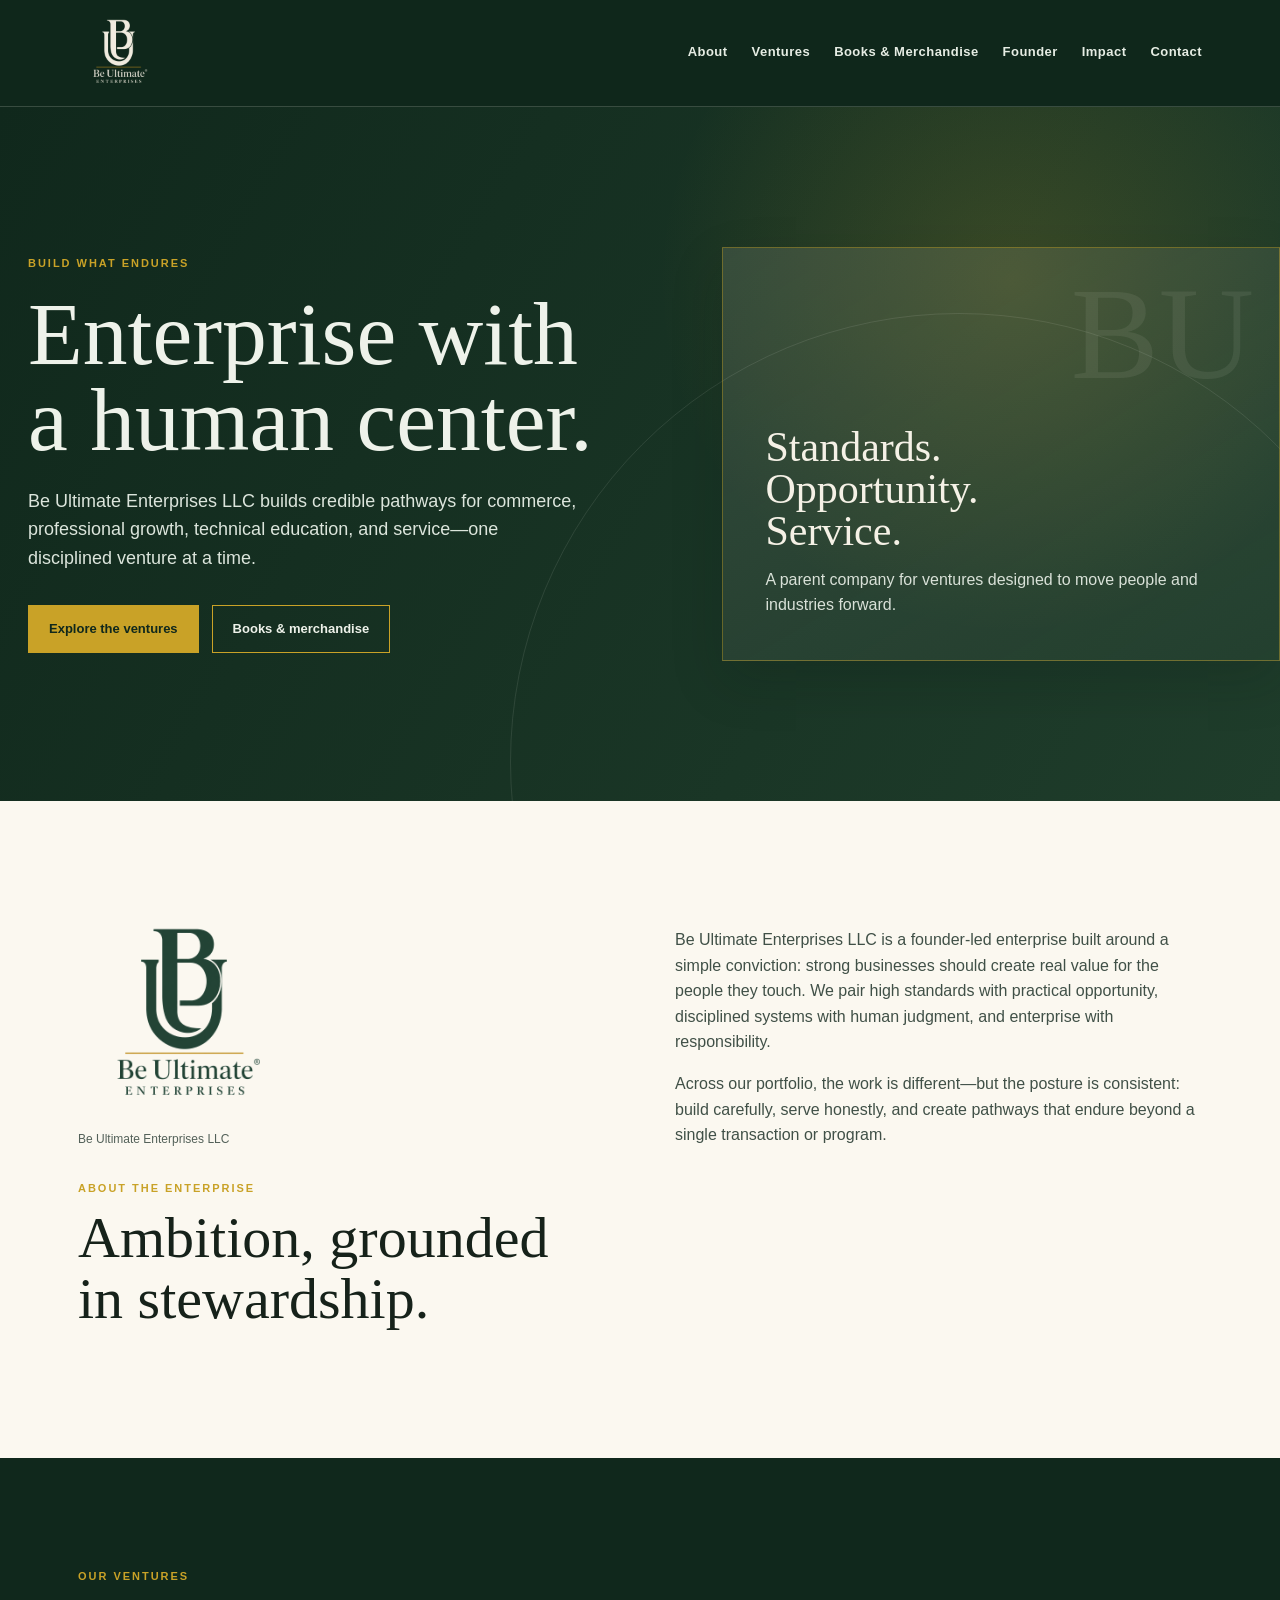
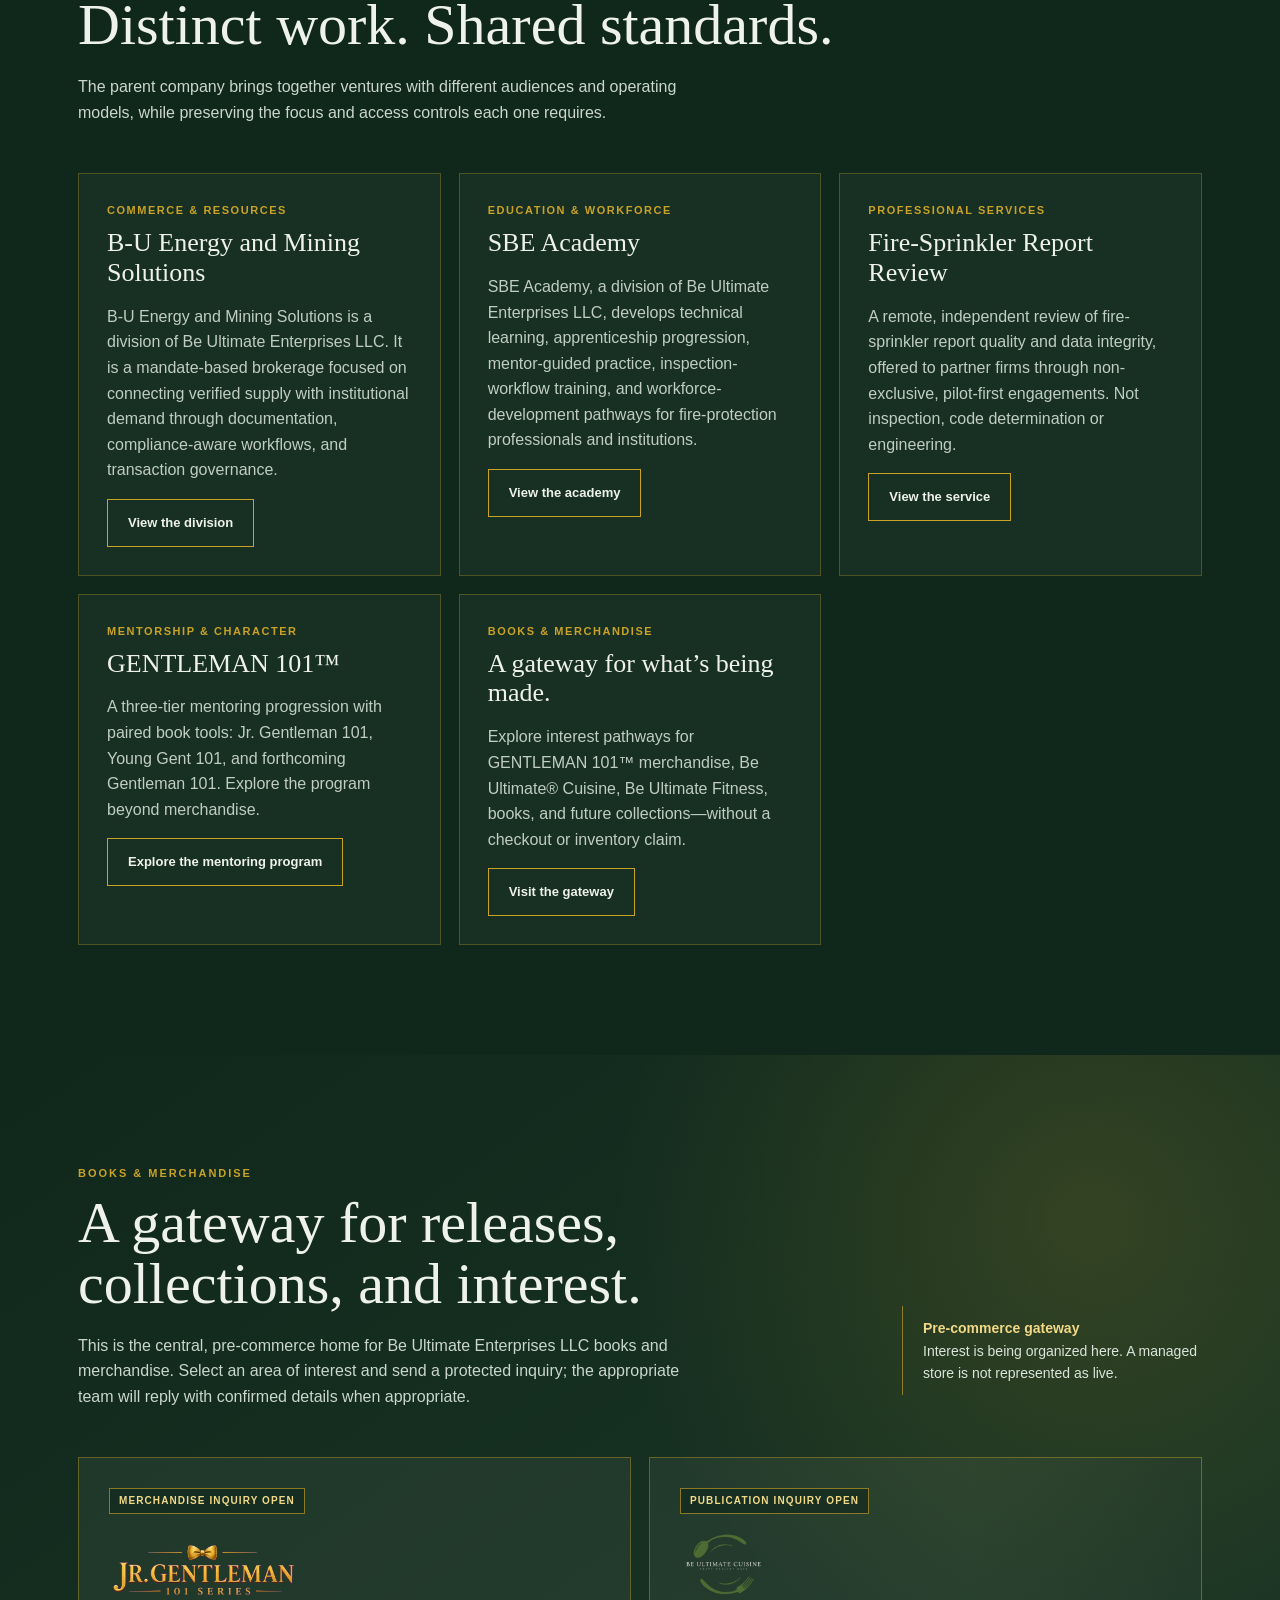
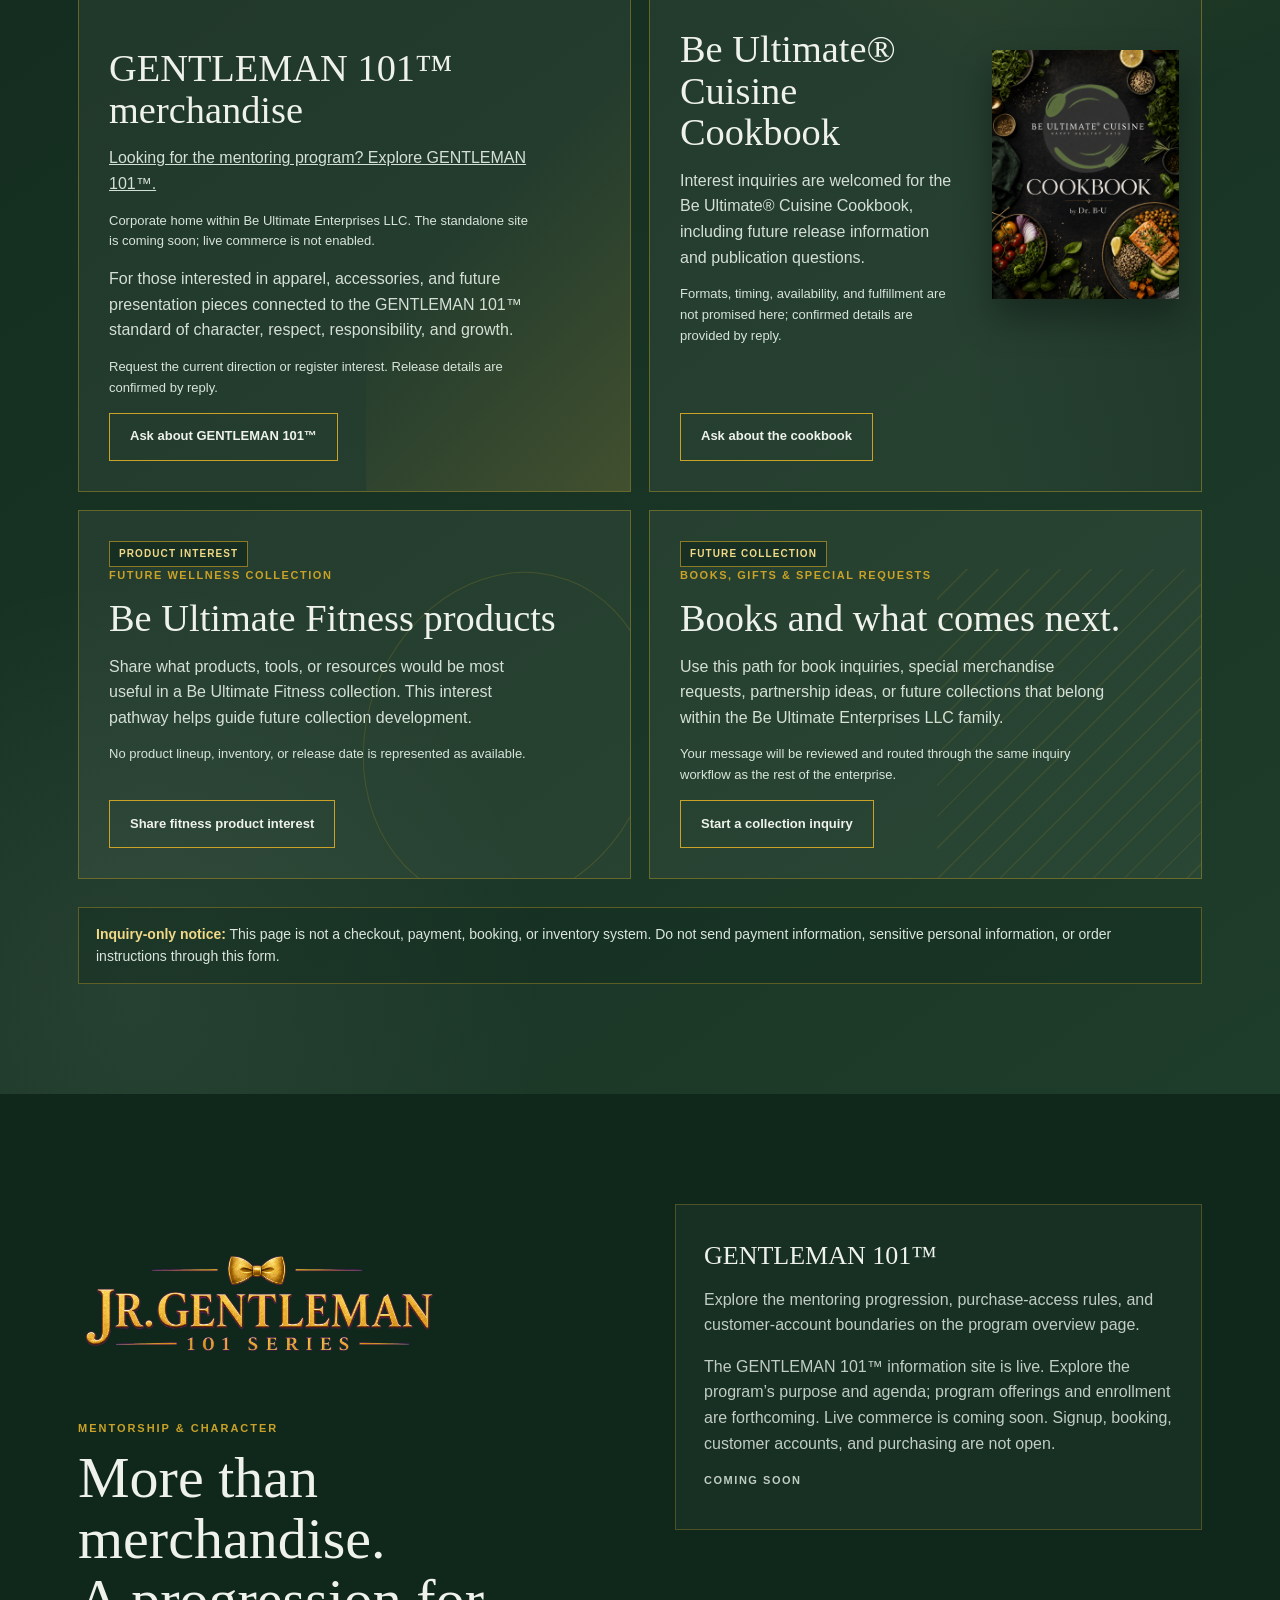
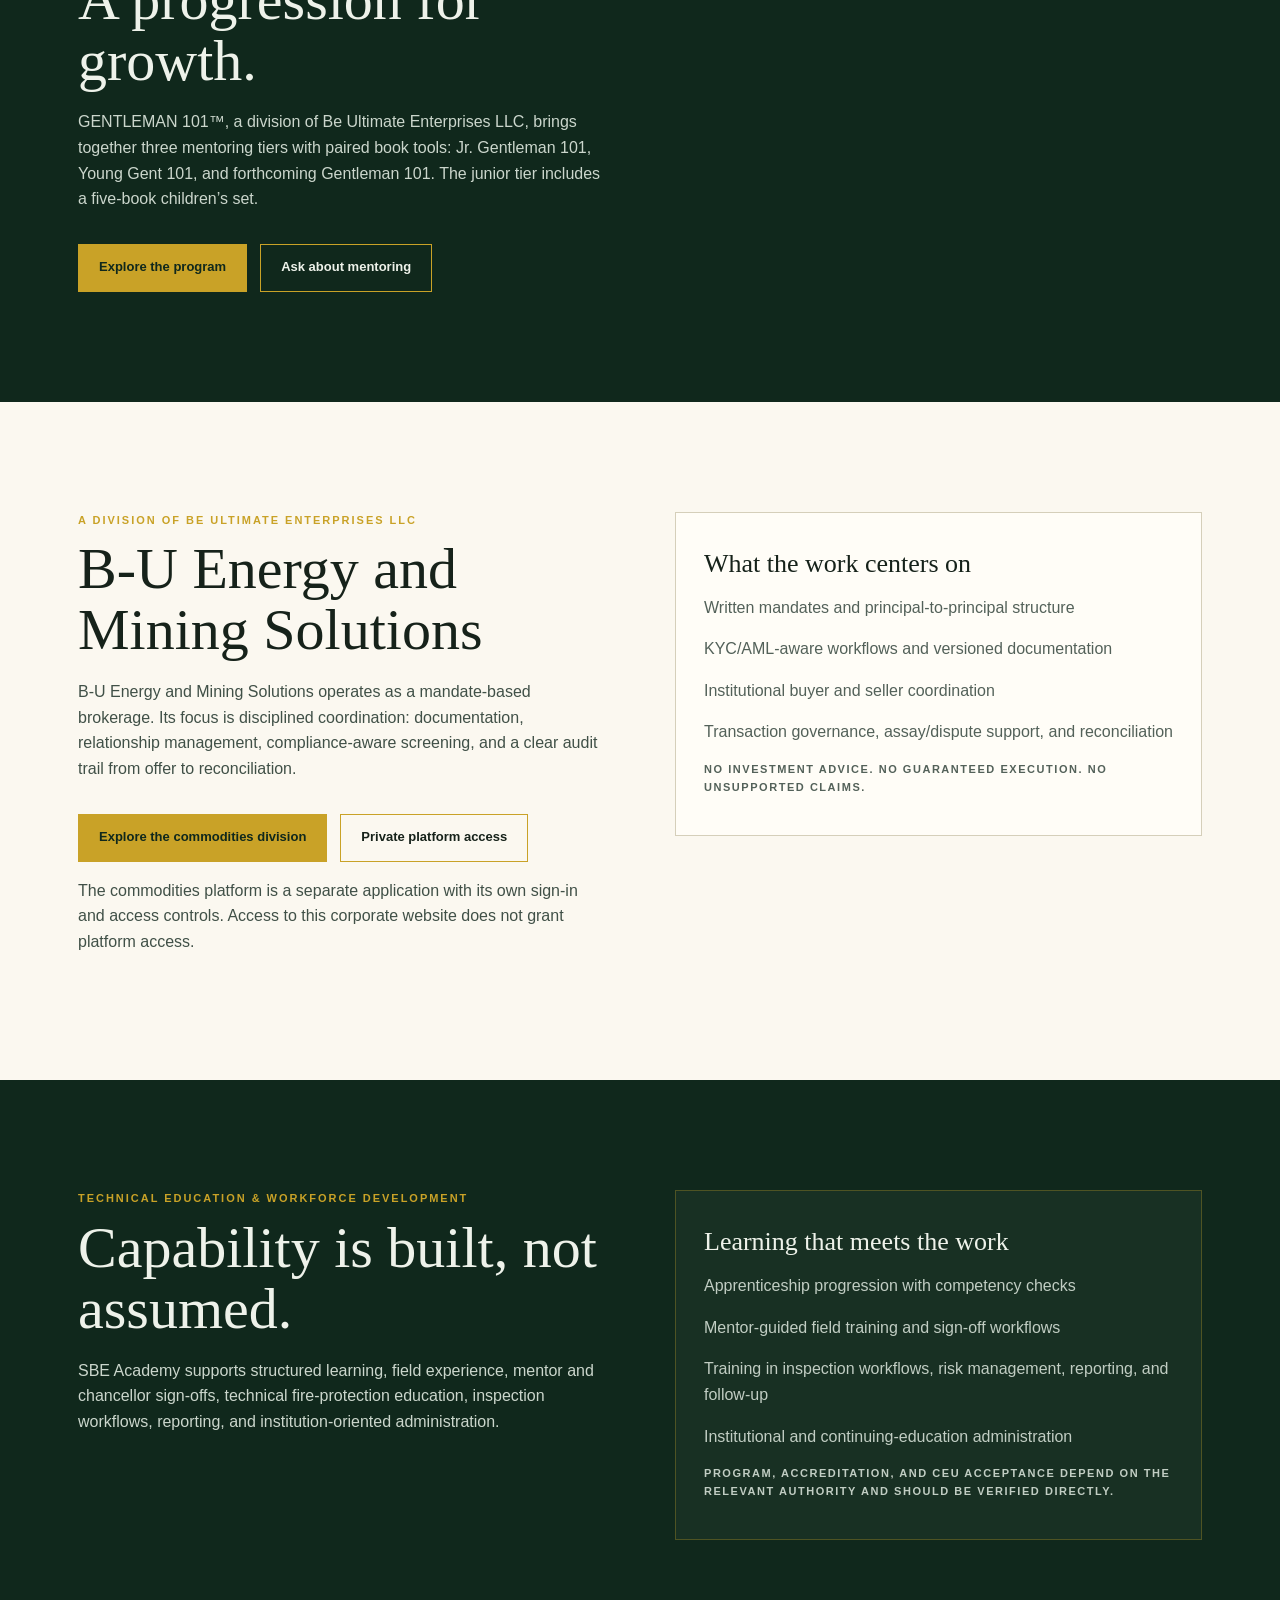
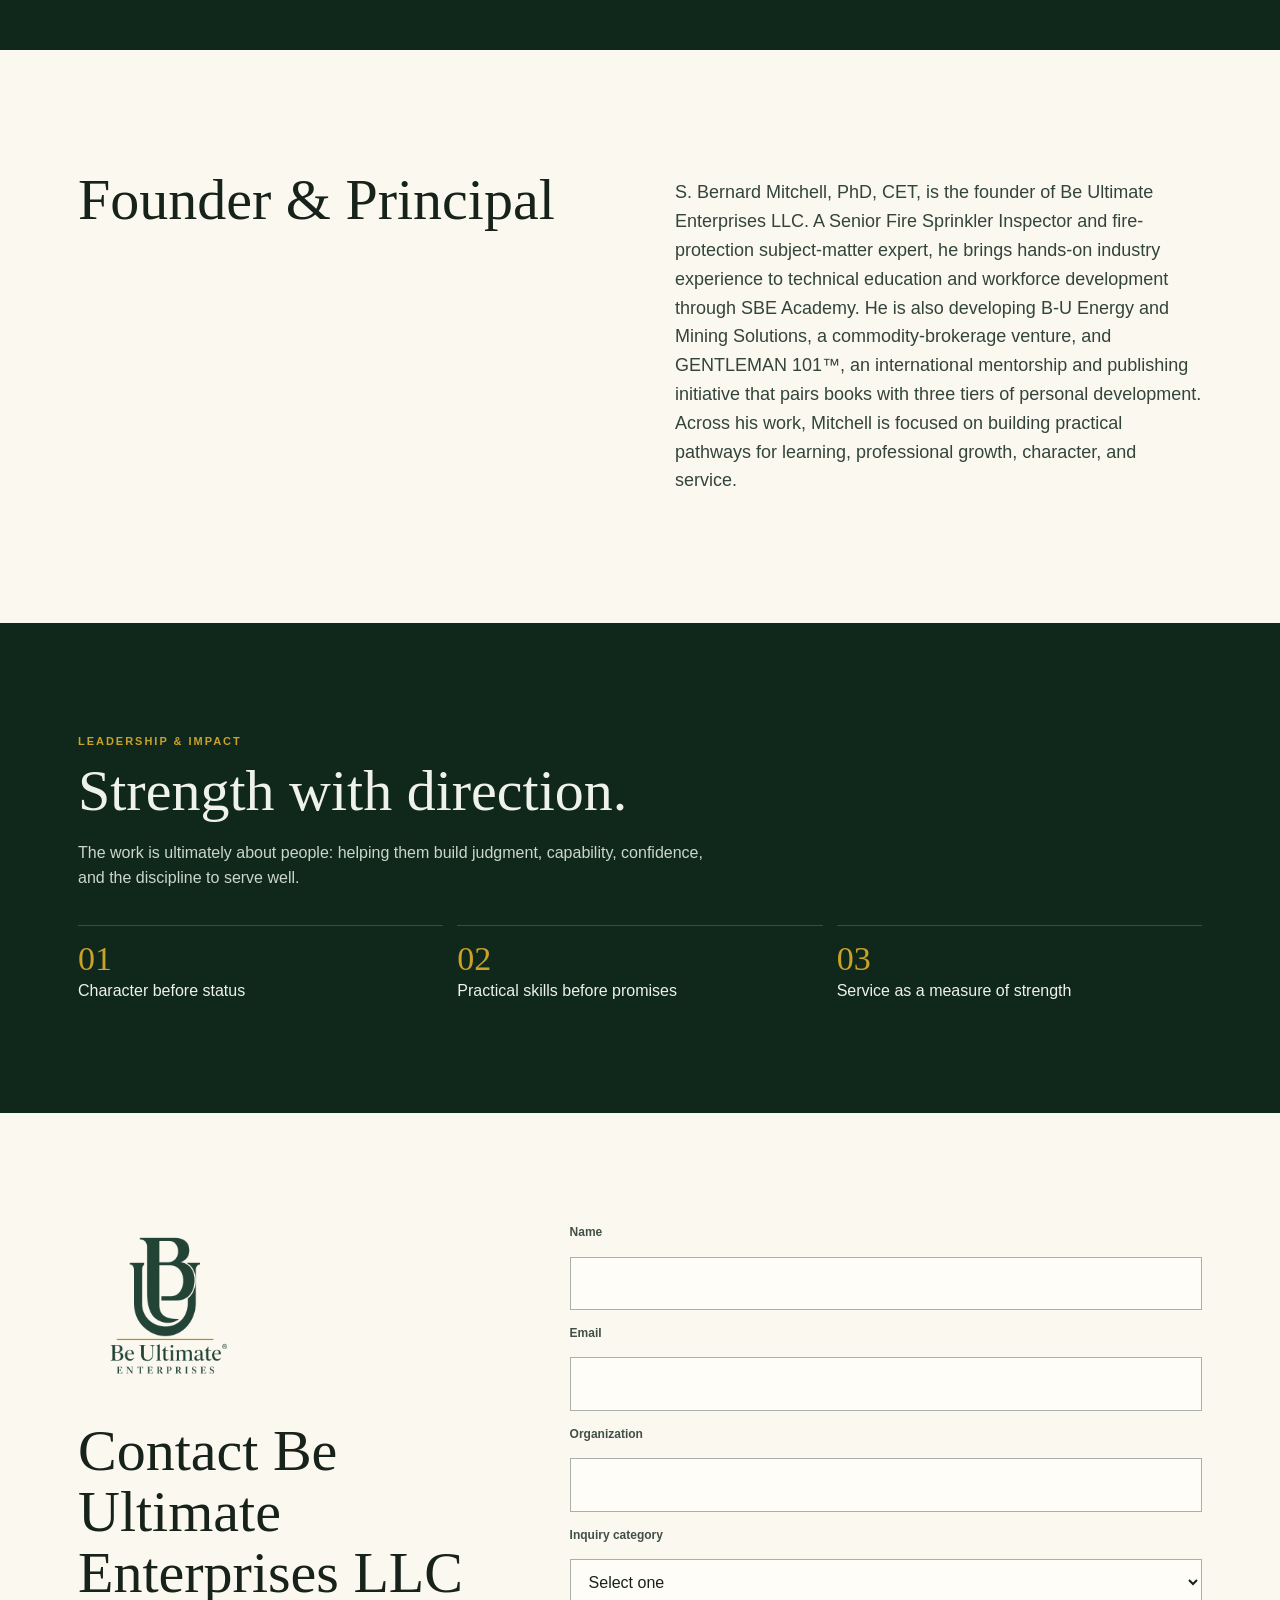
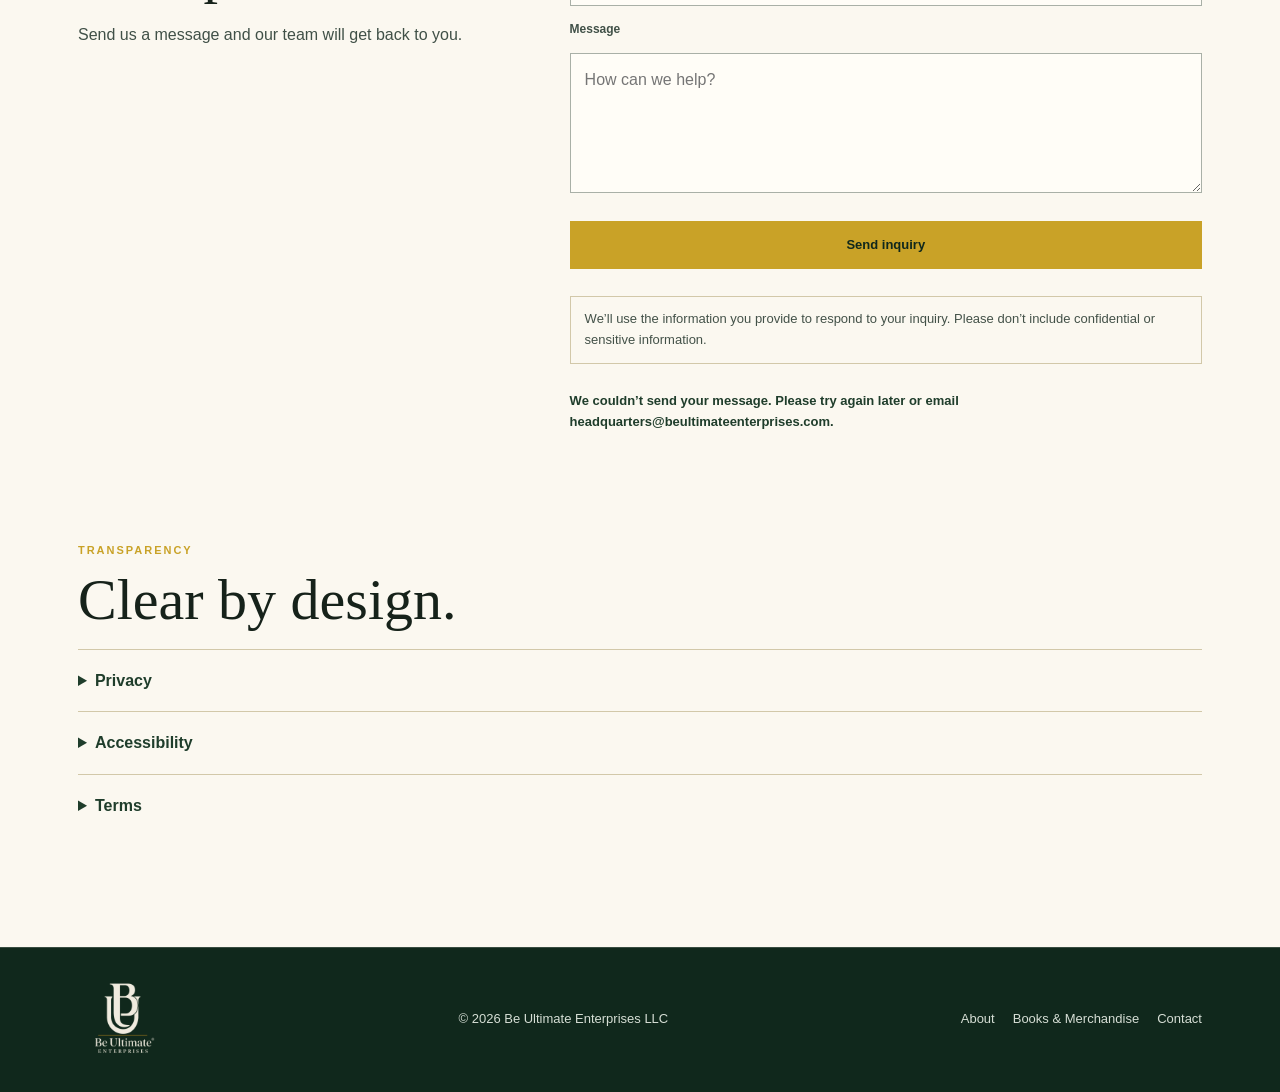
<file: index.html>
<!doctype html>
<html lang="en">
<head>
<meta charset="utf-8"><meta name="viewport" content="width=device-width,initial-scale=1">
<title>Be Ultimate Enterprises LLC | Education, Services & Ventures</title>
<meta name="description" content="Be Ultimate Enterprises LLC is a founder-led parent company spanning fire-protection learning and report review, mandate-based energy and mining brokerage, GENTLEMAN 101™ mentorship, and books and merchandise interest pathways.">
<link rel="canonical" href="https://beultimateenterprises.com/">
<meta property="og:title" content="Be Ultimate Enterprises LLC | Education, Services &amp; Ventures"><meta property="og:description" content="Be Ultimate Enterprises LLC is a founder-led parent company spanning fire-protection learning and report review, mandate-based energy and mining brokerage, GENTLEMAN 101™ mentorship, and books and merchandise interest pathways.">
<link rel="icon" href="data:image/svg+xml,%3Csvg xmlns='http://www.w3.org/2000/svg' viewBox='0 0 100 100'%3E%3Crect width='100' height='100' fill='%231F3D2B'/%3E%3Ctext x='50' y='64' text-anchor='middle' fill='%23F5F1E6' font-size='52' font-family='serif'%3EB%3C/text%3E%3C/svg%3E">
<style>
:root{--evergreen:#1f3d2b;--evergreen-deep:#10281c;--evergreen-ink:#173425;--gold:#c9a227;--ivory:#f5f1e6;--paper:#fbf8f0;--ink:#16221a;--text:#eef2ea;--line:rgba(201,162,39,.30);--max:1180px;--shadow:0 20px 48px rgba(9,22,15,.17)}*{box-sizing:border-box}html{scroll-behavior:smooth}body{margin:0;background:var(--evergreen-deep);color:var(--text);font:16px/1.6 Arial,sans-serif}a{color:inherit;text-decoration:none}button,input,select,textarea{font:inherit}button{cursor:pointer}.skip{position:absolute;left:-9999px}.skip:focus{left:16px;top:16px;z-index:20;background:var(--gold);color:var(--ink);padding:10px 14px;font-weight:700}.wrap{max-width:var(--max);margin:auto;padding:0 28px}.nav-shell{position:sticky;top:0;z-index:10;background:rgba(16,40,28,.97);backdrop-filter:blur(12px);border-bottom:1px solid rgba(245,241,230,.18)}.nav{height:106px;display:flex;align-items:center;justify-content:space-between}.brand{display:inline-flex;align-items:center;flex:0 0 auto}.brand-logo{display:block;width:80px;height:80px;object-fit:contain}.navlinks{display:flex;gap:24px;color:#e6ede4;font-size:13px;font-weight:700;letter-spacing:.035em}.navlinks a{padding:7px 0;border-bottom:1px solid transparent}.navlinks a:hover,.navlinks a:focus{border-color:var(--gold);color:var(--ivory)}.menu{display:none;background:none;border:1px solid rgba(245,241,230,.35);color:var(--ivory);padding:8px 11px}.hero{min-height:694px;display:grid;grid-template-columns:1.08fr .92fr;align-items:center;gap:68px;background:radial-gradient(circle at 79% 25%,rgba(201,162,39,.18),transparent 31%),linear-gradient(120deg,var(--evergreen-deep),var(--evergreen));position:relative;overflow:hidden}.hero:after{content:'';position:absolute;right:-10vw;bottom:-32vw;width:70vw;height:70vw;border:1px solid rgba(245,241,230,.10);border-radius:50%;pointer-events:none}.hero-copy,.hero-card{position:relative;z-index:1}.eyebrow{color:var(--gold);letter-spacing:.18em;text-transform:uppercase;font-size:11px;font-weight:700}.hero h1{font:clamp(52px,7vw,92px)/.96 Georgia,serif;font-weight:400;margin:18px 0 24px;max-width:700px}.hero p{max-width:550px;color:#dce5dc;font-size:18px}.actions{display:flex;gap:13px;margin-top:32px;flex-wrap:wrap}.btn{display:inline-flex;align-items:center;justify-content:center;min-height:48px;padding:0 20px;border:1px solid var(--gold);color:inherit;background:transparent;font-weight:700;font-size:13px;transition:transform .16s ease,background-color .16s ease,color .16s ease}.btn.primary{background:var(--gold);color:var(--evergreen-deep)}.btn:hover,.btn:focus{transform:translateY(-2px);background:rgba(201,162,39,.14)}.btn.primary:hover,.btn.primary:focus{background:#dfbd4d}.hero-card{min-height:414px;border:1px solid rgba(201,162,39,.42);background:linear-gradient(150deg,rgba(245,241,230,.12),rgba(245,241,230,.025));padding:42px;display:flex;flex-direction:column;justify-content:flex-end;box-shadow:var(--shadow)}.hero-card:before{content:'BU';position:absolute;top:20px;right:25px;font:132px/1 Georgia,serif;color:rgba(245,241,230,.08)}.hero-card strong{font:42px/1 Georgia,serif;color:var(--ivory);font-weight:400}.hero-card span{color:#d9e1d8;margin-top:15px}.section{padding:110px 0}.section.light{background:var(--paper);color:var(--ink)}.section h2{font:clamp(36px,5vw,58px)/1.05 Georgia,serif;font-weight:400;margin:10px 0 18px}.intro{max-width:640px;color:#cbd6cc}.light .intro{color:#405047}.grid{display:grid;grid-template-columns:repeat(3,1fr);gap:18px;margin-top:48px}.card{border:1px solid var(--line);padding:28px;background:rgba(245,241,230,.035);min-height:230px}.light .card{border-color:#d5cfba;background:#fffdf7}.card h3{font:26px/1.15 Georgia,serif;font-weight:400;margin:8px 0 14px}.card p{color:#c1cdc3}.light .card p{color:#536159}.tag{color:var(--gold);font-size:11px;letter-spacing:.14em;text-transform:uppercase;font-weight:700}.split{display:grid;grid-template-columns:1fr 1fr;gap:70px;align-items:start}.quote{border-left:2px solid var(--gold);padding:10px 0 10px 26px;font:28px/1.25 Georgia,serif;color:var(--evergreen)}.bio{font-size:18px;color:#33443a}.bio strong{color:var(--evergreen)}.statrow{display:grid;grid-template-columns:repeat(3,1fr);gap:14px;margin-top:34px}.stat{border-top:1px solid var(--line);padding-top:14px}.stat b{display:block;color:var(--gold);font:34px Georgia,serif}.identity-lockup{margin:0 0 32px;padding:0;max-width:210px}.identity-lockup img{display:block;width:100%;height:auto;object-fit:contain}.identity-lockup figcaption{margin-top:10px;color:#536159;font-size:12px;line-height:1.45}.identity-lockup--contact{max-width:172px;margin-bottom:26px}.contact{display:grid;grid-template-columns:.8fr 1.2fr;gap:70px}.form{display:grid;gap:14px}.form label{font-size:12px;color:#405047;font-weight:700}.form input,.form select,.form textarea{width:100%;background:#fffdf7;border:1px solid #a9b0a7;color:var(--ink);padding:13px 14px;border-radius:0}.form textarea{min-height:140px;resize:vertical}.form .hp{position:absolute;left:-10000px;width:1px;height:1px;overflow:hidden}.notice{padding:12px 14px;border:1px solid #d2c8a9;color:#435148;font-size:13px}.status{min-height:22px;color:var(--evergreen);font-size:13px;font-weight:700}.legal{padding-top:0}.legal details{border-top:1px solid #d2c8a9;padding:18px 0}.legal summary{cursor:pointer;color:var(--evergreen);font-weight:700}.footer{background:var(--evergreen-deep);border-top:1px solid rgba(245,241,230,.18);padding:28px 0;color:#d6ded5;font-size:13px}.footgrid{display:flex;align-items:center;justify-content:space-between;gap:24px;flex-wrap:wrap}.footer-logo{display:block;width:88px;height:88px;object-fit:contain}.smalllinks{display:flex;gap:18px}.smalllinks a:hover,.smalllinks a:focus{color:var(--gold)}:focus-visible{outline:2px solid var(--gold);outline-offset:3px}@media(max-width:820px){.wrap{padding:0 20px}.nav{height:90px}.brand-logo{width:66px;height:66px}.navlinks{display:none}.menu{display:block}.navlinks.open{display:flex;position:absolute;top:90px;left:0;right:0;padding:18px 28px;background:var(--evergreen-deep);flex-direction:column;border-bottom:1px solid rgba(245,241,230,.18)}.hero{grid-template-columns:1fr;padding:82px 0;min-height:auto;gap:36px}.hero-card{min-height:280px;padding:30px}.hero-card strong{font-size:35px}.grid,.split,.contact{grid-template-columns:1fr}.section{padding:76px 0}.statrow{grid-template-columns:1fr}.identity-lockup{max-width:180px}.footer-logo{width:72px;height:72px}}@media(prefers-reduced-motion:reduce){html{scroll-behavior:auto}*,*:before,*:after{transition:none!important;animation:none!important}}

/* Books & Merchandise gateway */
.gateway{background:linear-gradient(145deg,#10281c,#1f3d2b);position:relative;overflow:hidden}.gateway:before{content:'';position:absolute;inset:0;background:radial-gradient(circle at 85% 10%,rgba(201,162,39,.17),transparent 26%),radial-gradient(circle at 10% 94%,rgba(245,241,230,.06),transparent 22%);pointer-events:none}.gateway .wrap{position:relative}.gateway-head{display:grid;grid-template-columns:1fr 300px;gap:42px;align-items:end}.gateway-head .intro{margin:0}.gateway-note{border-left:1px solid rgba(201,162,39,.65);padding:11px 0 11px 20px;color:#dbe5db;font-size:14px}.gateway-note strong{color:#f1d987}.merch-grid{display:grid;grid-template-columns:repeat(2,1fr);gap:18px;margin-top:48px}.merch-card{position:relative;display:flex;min-height:368px;overflow:hidden;border:1px solid rgba(201,162,39,.40);background:rgba(245,241,230,.055)}.merch-card__body{position:relative;z-index:1;display:flex;flex:1;flex-direction:column;padding:30px}.merch-card h3{font:clamp(28px,3vw,40px)/1.08 Georgia,serif;font-weight:400;margin:14px 0}.merch-card p{color:#d5e0d5;margin:0 0 14px;max-width:430px}.merch-card .btn{align-self:flex-start;margin-top:auto}.merch-status{display:inline-flex;align-items:center;align-self:flex-start;min-height:26px;border:1px solid rgba(201,162,39,.65);padding:3px 9px;color:#f1d987;background:rgba(16,40,28,.62);font-size:10px;font-weight:700;letter-spacing:.11em;text-transform:uppercase}.merch-logo{display:block;object-fit:contain;object-position:left center;width:100%;height:106px;margin:8px 0 6px}.merch-logo--cuisine{height:87px;max-width:230px}.merch-foot{font-size:13px!important;color:#d8e4d9!important}.merch-card--cookbook{min-height:450px}.merch-card--cookbook .merch-card__body{padding-right:44%}.cookbook-art{position:absolute;right:0;top:0;bottom:0;width:42%;display:flex;align-items:center;justify-content:center;padding:22px;background:linear-gradient(90deg,transparent,rgba(16,40,28,.32))}.cookbook-art img{display:block;width:100%;height:100%;max-height:405px;object-fit:contain;filter:drop-shadow(0 18px 18px rgba(0,0,0,.32))}.merch-accent{position:absolute;right:-4%;bottom:-8%;width:52%;height:92%;opacity:.22;pointer-events:none}.merch-accent--gold{background:linear-gradient(135deg,transparent 42%,rgba(201,162,39,.9))}.merch-accent--rings{border:1px solid rgba(201,162,39,.85);border-radius:50%;transform:rotate(20deg)}.merch-accent--lines{background:repeating-linear-gradient(135deg,transparent 0 20px,rgba(201,162,39,.5) 21px 22px)}.gateway-guardrail{margin:28px 0 0;padding:15px 17px;border:1px solid rgba(201,162,39,.38);background:rgba(16,40,28,.36);color:#dce6dd;font-size:14px}.gateway-guardrail strong{color:#f1d987}
@media(max-width:980px){.navlinks{gap:14px;font-size:12px}}@media(max-width:760px){.gateway-head,.merch-grid{grid-template-columns:1fr}.gateway-head{gap:26px}.gateway-note{max-width:none}.merch-card{min-height:338px}.merch-card--cookbook{min-height:512px}.merch-card--cookbook .merch-card__body{padding:30px 30px 250px}.cookbook-art{top:auto;width:100%;height:250px;padding:12px 48px 18px}.cookbook-art img{max-height:220px}.merch-logo{height:94px}.merch-accent{opacity:.14}}

</style>
</head>
<body>
<a class="skip" href="#main">Skip to content</a>
<header class="nav-shell"><div class="wrap nav"><a class="brand" href="#home" aria-label="Be Ultimate Enterprises LLC home"><img class="brand-logo" src="assets/be-ultimate-enterprises-light.png" alt="Be Ultimate Enterprises LLC official logo"></a><button class="menu" aria-expanded="false" aria-controls="navlinks">Menu</button><nav id="navlinks" class="navlinks" aria-label="Primary navigation"><a href="#about">About</a><a href="#ventures">Ventures</a><a href="#books-merchandise">Books &amp; Merchandise</a><a href="#founder">Founder</a><a href="#impact">Impact</a><a href="#contact">Contact</a></nav></div></header>
<main id="main">
<section id="home" class="hero"><div class="wrap hero-copy"><div class="eyebrow">Build what endures</div><h1>Enterprise with a human center.</h1><p>Be Ultimate Enterprises LLC builds credible pathways for commerce, professional growth, technical education, and service—one disciplined venture at a time.</p><div class="actions"><a class="btn primary" href="#ventures">Explore the ventures</a><a class="btn" href="#books-merchandise">Books &amp; merchandise</a></div></div><div class="hero-card"><strong>Standards.<br>Opportunity.<br>Service.</strong><span>A parent company for ventures designed to move people and industries forward.</span></div></section>
<section id="about" class="section light"><div class="wrap split"><div><figure class="identity-lockup"><img src="assets/be-ultimate-enterprises-dark.png" alt="Be Ultimate Enterprises LLC official logo"><figcaption>Be Ultimate Enterprises LLC</figcaption></figure><div class="eyebrow">About the enterprise</div><h2>Ambition, grounded in stewardship.</h2></div><div class="intro"><p>Be Ultimate Enterprises LLC is a founder-led enterprise built around a simple conviction: strong businesses should create real value for the people they touch. We pair high standards with practical opportunity, disciplined systems with human judgment, and enterprise with responsibility.</p><p>Across our portfolio, the work is different—but the posture is consistent: build carefully, serve honestly, and create pathways that endure beyond a single transaction or program.</p></div></div></section>
<section id="ventures" class="section"><div class="wrap"><div class="eyebrow">Our ventures</div><h2>Distinct work. Shared standards.</h2><p class="intro">The parent company brings together ventures with different audiences and operating models, while preserving the focus and access controls each one requires.</p><div class="grid"><article class="card"><div class="tag">Commerce & resources</div><h3>B-U Energy and Mining Solutions</h3><p>B-U Energy and Mining Solutions is a division of Be Ultimate Enterprises LLC. It is a mandate-based brokerage focused on connecting verified supply with institutional demand through documentation, compliance-aware workflows, and transaction governance.</p><a class="btn" href="energy-mining/">View the division</a></article><article class="card"><div class="tag">Education & workforce</div><h3>SBE Academy</h3><p>SBE Academy, a division of Be Ultimate Enterprises LLC, develops technical learning, apprenticeship progression, mentor-guided practice, inspection-workflow training, and workforce-development pathways for fire-protection professionals and institutions.</p><a class="btn" href="sbe-academy/">View the academy</a></article><article class="card"><div class="tag">Professional services</div><h3>Fire-Sprinkler Report Review</h3><p>A remote, independent review of fire-sprinkler report quality and data integrity, offered to partner firms through non-exclusive, pilot-first engagements. Not inspection, code determination or engineering.</p><a class="btn" href="report-review/">View the service</a></article><article class="card"><div class="tag">Mentorship &amp; character</div><h3>GENTLEMAN 101™</h3><p>A three-tier mentoring progression with paired book tools: Jr. Gentleman 101, Young Gent 101, and forthcoming Gentleman 101. Explore the program beyond merchandise.</p><a class="btn" href="gentleman101/">Explore the mentoring program</a></article><article class="card"><div class="tag">Books &amp; merchandise</div><h3>A gateway for what’s being made.</h3><p>Explore interest pathways for GENTLEMAN 101™ merchandise, Be Ultimate® Cuisine, Be Ultimate Fitness, books, and future collections—without a checkout or inventory claim.</p><a class="btn" href="#books-merchandise">Visit the gateway</a></article></div></div></section>
<section id="books-merchandise" class="section gateway" aria-labelledby="books-merchandise-heading"><div class="wrap"><div class="gateway-head"><div><div class="eyebrow">Books &amp; Merchandise</div><h2 id="books-merchandise-heading">A gateway for releases, collections, and interest.</h2><p class="intro">This is the central, pre-commerce home for Be Ultimate Enterprises LLC books and merchandise. Select an area of interest and send a protected inquiry; the appropriate team will reply with confirmed details when appropriate.</p></div><p class="gateway-note"><strong>Pre-commerce gateway</strong><br>Interest is being organized here. A managed store is not represented as live.</p></div><div class="merch-grid"><article class="merch-card"><div class="merch-accent merch-accent--gold" aria-hidden="true"></div><div class="merch-card__body"><span class="merch-status">Merchandise inquiry open</span><img class="merch-logo" src="assets/gentleman-101-official-logo.png" alt="GENTLEMAN 101™ official logo"><h3>GENTLEMAN 101™ merchandise</h3><p><a href="gentleman101/" style="text-decoration:underline">Looking for the mentoring program? Explore GENTLEMAN 101™.</a></p><p class="merch-foot">Corporate home within Be Ultimate Enterprises LLC. The standalone site is coming soon; live commerce is not enabled.</p><p>For those interested in apparel, accessories, and future presentation pieces connected to the GENTLEMAN 101™ standard of character, respect, responsibility, and growth.</p><p class="merch-foot">Request the current direction or register interest. Release details are confirmed by reply.</p><a class="btn" href="#contact" data-inquiry-category="Books &amp; Merchandise">Ask about GENTLEMAN 101™</a></div></article><article class="merch-card merch-card--cookbook"><div class="merch-card__body"><span class="merch-status">Publication inquiry open</span><img class="merch-logo merch-logo--cuisine" src="assets/be-ultimate-cuisine-official-logo.png" alt="Be Ultimate® Cuisine official logo"><h3>Be Ultimate® Cuisine Cookbook</h3><p>Interest inquiries are welcomed for the Be Ultimate® Cuisine Cookbook, including future release information and publication questions.</p><p class="merch-foot">Formats, timing, availability, and fulfillment are not promised here; confirmed details are provided by reply.</p><a class="btn" href="#contact" data-inquiry-category="Books &amp; Merchandise">Ask about the cookbook</a></div><div class="cookbook-art"><img src="assets/be-ultimate-cuisine-cookbook-cover.png" alt="Be Ultimate® Cuisine Cookbook cover by Dr. B-U"></div></article><article class="merch-card"><div class="merch-accent merch-accent--rings" aria-hidden="true"></div><div class="merch-card__body"><span class="merch-status">Product interest</span><div class="tag">Future wellness collection</div><h3>Be Ultimate Fitness products</h3><p>Share what products, tools, or resources would be most useful in a Be Ultimate Fitness collection. This interest pathway helps guide future collection development.</p><p class="merch-foot">No product lineup, inventory, or release date is represented as available.</p><a class="btn" href="#contact" data-inquiry-category="Books &amp; Merchandise">Share fitness product interest</a></div></article><article class="merch-card"><div class="merch-accent merch-accent--lines" aria-hidden="true"></div><div class="merch-card__body"><span class="merch-status">Future collection</span><div class="tag">Books, gifts &amp; special requests</div><h3>Books and what comes next.</h3><p>Use this path for book inquiries, special merchandise requests, partnership ideas, or future collections that belong within the Be Ultimate Enterprises LLC family.</p><p class="merch-foot">Your message will be reviewed and routed through the same inquiry workflow as the rest of the enterprise.</p><a class="btn" href="#contact" data-inquiry-category="Books &amp; Merchandise">Start a collection inquiry</a></div></article></div><p class="gateway-guardrail"><strong>Inquiry-only notice:</strong> This page is not a checkout, payment, booking, or inventory system. Do not send payment information, sensitive personal information, or order instructions through this form.</p></div></section>
<section id="gentleman101" class="section" aria-labelledby="g101-heading"><div class="wrap split"><div><img class="merch-logo" style="max-width:360px;height:auto" src="assets/gentleman-101-official-logo.png" alt="GENTLEMAN 101™ official logo"><div class="eyebrow">Mentorship &amp; character</div><h2 id="g101-heading">More than merchandise.<br>A progression for growth.</h2><p class="intro">GENTLEMAN 101™, a division of Be Ultimate Enterprises LLC, brings together three mentoring tiers with paired book tools: Jr. Gentleman 101, Young Gent 101, and forthcoming Gentleman 101. The junior tier includes a five-book children’s set.</p><div class="actions"><a class="btn primary" href="gentleman101/">Explore the program</a><a class="btn" href="#contact" data-inquiry-category="Mentorship &amp; Youth Development">Ask about mentoring</a></div></div><div class="card"><h3>GENTLEMAN 101™</h3><p>Explore the mentoring progression, purchase-access rules, and customer-account boundaries on the program overview page.</p><p>The GENTLEMAN 101™ information site is live. Explore the program’s purpose and agenda; program offerings and enrollment are forthcoming. Live commerce is coming soon. Signup, booking, customer accounts, and purchasing are not open.</p><p class="tag">Coming soon</p></div></div></section>
<section id="energy" class="section light"><div class="wrap split"><div><div class="eyebrow">A division of Be Ultimate Enterprises LLC</div><h2>B-U Energy and Mining Solutions</h2><p class="intro">B-U Energy and Mining Solutions operates as a mandate-based brokerage. Its focus is disciplined coordination: documentation, relationship management, compliance-aware screening, and a clear audit trail from offer to reconciliation.</p><div class="actions"><a class="btn primary" href="energy-mining/">Explore the commodities division</a><a class="btn" href="https://buenergybrok-krieawjp.manus.space/" rel="external">Private platform access</a></div><p class="intro">The commodities platform is a separate application with its own sign-in and access controls. Access to this corporate website does not grant platform access.</p></div><div class="card"><h3>What the work centers on</h3><p>Written mandates and principal-to-principal structure</p><p>KYC/AML-aware workflows and versioned documentation</p><p>Institutional buyer and seller coordination</p><p>Transaction governance, assay/dispute support, and reconciliation</p><p class="tag">No investment advice. No guaranteed execution. No unsupported claims.</p></div></div></section>
<section id="academy" class="section"><div class="wrap split"><div><div class="eyebrow">Technical education & workforce development</div><h2>Capability is built, not assumed.</h2><p class="intro">SBE Academy supports structured learning, field experience, mentor and chancellor sign-offs, technical fire-protection education, inspection workflows, reporting, and institution-oriented administration.</p></div><div class="card"><h3>Learning that meets the work</h3><p>Apprenticeship progression with competency checks</p><p>Mentor-guided field training and sign-off workflows</p><p>Training in inspection workflows, risk management, reporting, and follow-up</p><p>Institutional and continuing-education administration</p><p class="tag">Program, accreditation, and CEU acceptance depend on the relevant authority and should be verified directly.</p></div></div></section>
<section id="founder" class="section light"><div class="wrap split"><div><h2>Founder &amp; Principal</h2></div><div class="bio"><p>S. Bernard Mitchell, PhD, CET, is the founder of Be Ultimate Enterprises LLC. A Senior Fire Sprinkler Inspector and fire-protection subject-matter expert, he brings hands-on industry experience to technical education and workforce development through SBE Academy. He is also developing B-U Energy and Mining Solutions, a commodity-brokerage venture, and GENTLEMAN 101™, an international mentorship and publishing initiative that pairs books with three tiers of personal development. Across his work, Mitchell is focused on building practical pathways for learning, professional growth, character, and service.</p></div></div></section>
<section id="impact" class="section"><div class="wrap"><div class="eyebrow">Leadership & impact</div><h2>Strength with direction.</h2><p class="intro">The work is ultimately about people: helping them build judgment, capability, confidence, and the discipline to serve well.</p><div class="statrow"><div class="stat"><b>01</b><span>Character before status</span></div><div class="stat"><b>02</b><span>Practical skills before promises</span></div><div class="stat"><b>03</b><span>Service as a measure of strength</span></div></div></div></section>
<section id="contact" class="section light" aria-labelledby="contact-heading"><div class="wrap contact"><div><figure class="identity-lockup identity-lockup--contact"><img src="assets/be-ultimate-enterprises-dark.png" alt="Be Ultimate Enterprises LLC official logo"></figure><h2 id="contact-heading">Contact Be Ultimate Enterprises LLC</h2><p class="intro">Send us a message and our team will get back to you.</p></div><form class="form" data-inquiry-form="general" aria-describedby="contact-privacy"><input type="hidden" name="formId" value="general"><label for="contact-name">Name</label><input id="contact-name" name="name" maxlength="120" required autocomplete="name"><label for="contact-email">Email</label><input id="contact-email" name="email" type="email" maxlength="200" required autocomplete="email"><label for="contact-organization">Organization</label><input id="contact-organization" name="organization" maxlength="160" autocomplete="organization"><label for="contact-category">Inquiry category</label><select id="contact-category" name="category" required><option value="">Select one</option><option>Books &amp; Merchandise</option><option>Enterprise Partnership</option><option>Energy &amp; Mining</option><option>SBE Academy</option><option>Mentorship &amp; Youth Development</option><option>General</option></select><label for="contact-message">Message</label><textarea id="contact-message" name="message" placeholder="How can we help?" minlength="1" maxlength="4000" required></textarea><div class="hp" aria-hidden="true"><label for="contact-website">Website</label><input id="contact-website" name="website" type="text" tabindex="-1" autocomplete="off" maxlength="200"></div><div data-turnstile-container></div><button class="btn primary" type="submit" disabled>Send inquiry</button><p class="notice" id="contact-privacy">We’ll use the information you provide to respond to your inquiry. Please don’t include confidential or sensitive information.</p><div class="status" data-form-status role="status" aria-live="polite" tabindex="-1"></div></form></div></section>
<section class="section legal light"><div class="wrap"><div class="eyebrow">Transparency</div><h2>Clear by design.</h2><details><summary>Privacy</summary><p>We use inquiry details only to respond to your request and route it within Be Ultimate Enterprises LLC. We do not invite sensitive documents through this form.</p></details><details><summary>Accessibility</summary><p>This site is designed for keyboard navigation, semantic headings, visible focus, responsive layouts, and reduced motion. If you encounter an access barrier, contact us through the form and describe the issue.</p></details><details><summary>Terms</summary><p>Content is informational and does not constitute investment advice, an offer, a guarantee, accreditation, licensing representation, or a promise of performance, a purchase offer, or a promise of stock or fulfillment.</p></details></div></section>
</main><footer class="footer"><div class="wrap footgrid"><img class="footer-logo" src="assets/be-ultimate-enterprises-light.png" alt="Be Ultimate Enterprises LLC official logo"><span>© 2026 Be Ultimate Enterprises LLC</span><span class="smalllinks"><a href="#about">About</a><a href="#books-merchandise">Books &amp; Merchandise</a><a href="#contact">Contact</a></span></div></footer>
<script>
const menu=document.querySelector('.menu'), links=document.querySelector('.navlinks');menu.addEventListener('click',()=>{const open=links.classList.toggle('open');menu.setAttribute('aria-expanded',open)});links.querySelectorAll('a').forEach(a=>a.addEventListener('click',()=>{links.classList.remove('open');menu.setAttribute('aria-expanded','false')}));
</script><script src="site-config.js?v=20261027-forms-1"></script><script src="contact.js?v=20261027-sbe-1"></script></body></html>
</file>
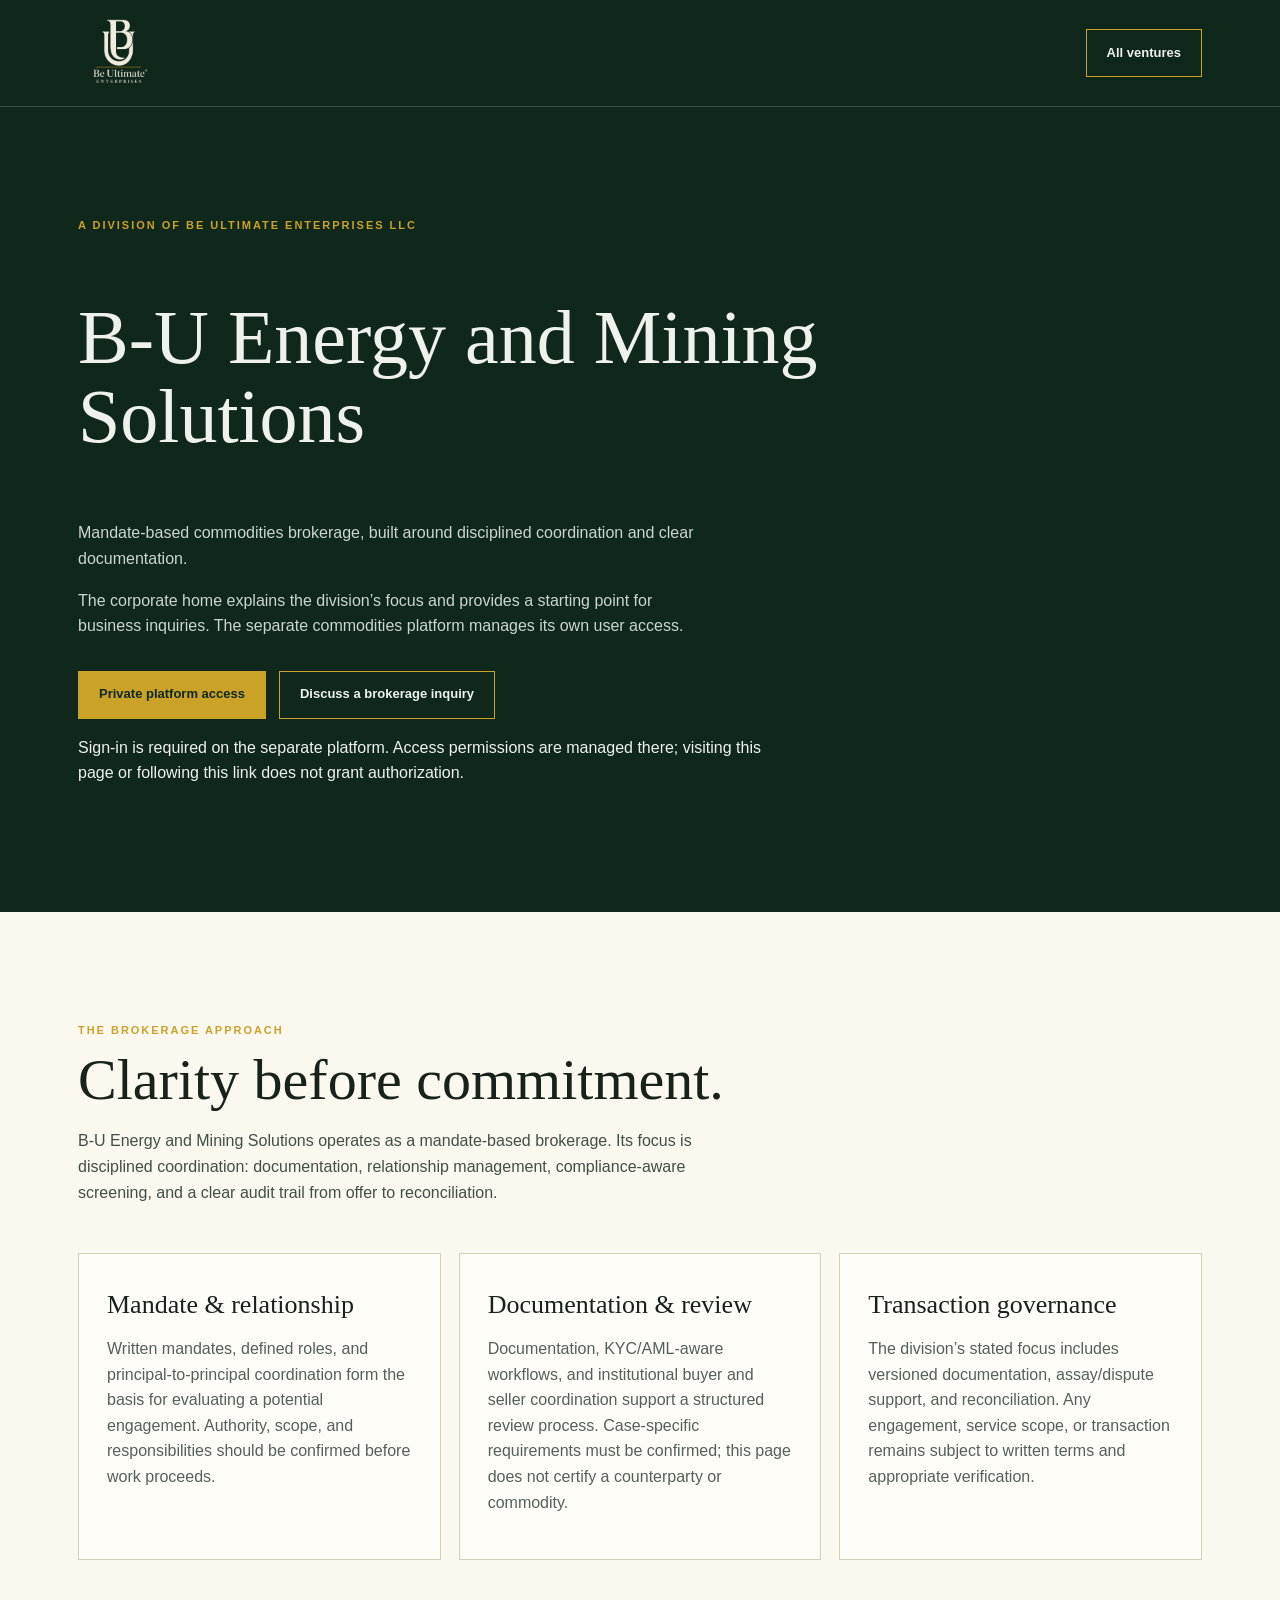
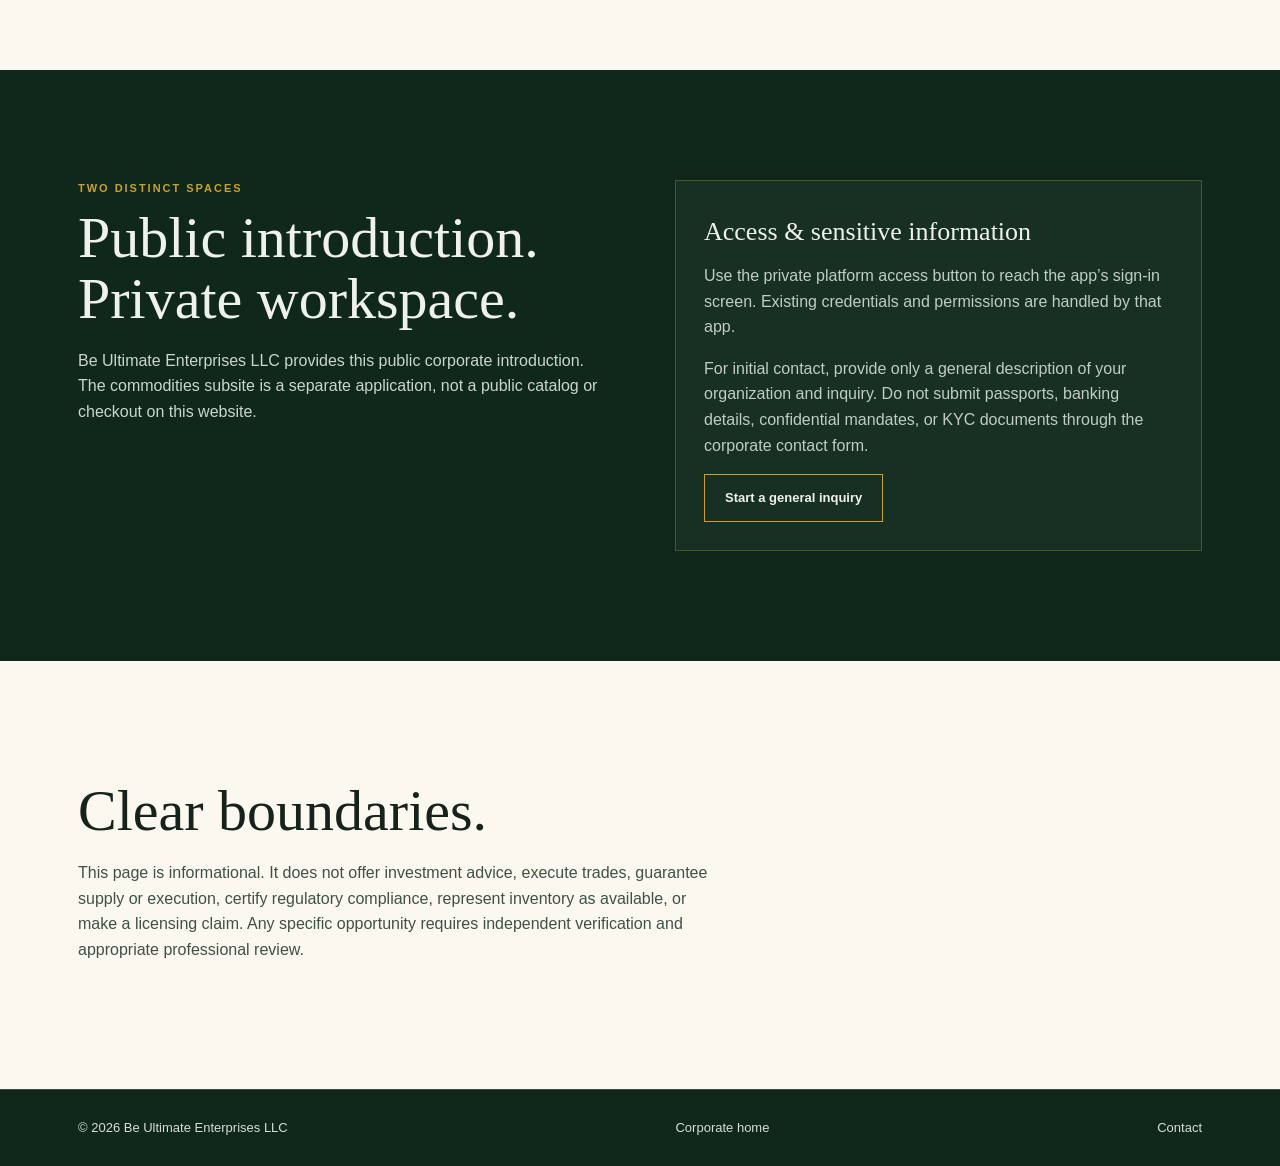
<file: energy-mining/index.html>
<!doctype html><html lang="en"><head><meta charset="utf-8"><meta name="viewport" content="width=device-width,initial-scale=1"><title>B-U Energy and Mining Solutions | Be Ultimate Enterprises LLC</title><meta name="description" content="The corporate home of B-U Energy and Mining Solutions, a mandate-based commodities brokerage division of Be Ultimate Enterprises LLC. Access the separate private platform.">
<link rel="canonical" href="https://beultimateenterprises.com/energy-mining/"><style>
:root{--evergreen:#1f3d2b;--evergreen-deep:#10281c;--evergreen-ink:#173425;--gold:#c9a227;--ivory:#f5f1e6;--paper:#fbf8f0;--ink:#16221a;--text:#eef2ea;--line:rgba(201,162,39,.30);--max:1180px;--shadow:0 20px 48px rgba(9,22,15,.17)}*{box-sizing:border-box}html{scroll-behavior:smooth}body{margin:0;background:var(--evergreen-deep);color:var(--text);font:16px/1.6 Arial,sans-serif}a{color:inherit;text-decoration:none}button,input,select,textarea{font:inherit}button{cursor:pointer}.skip{position:absolute;left:-9999px}.skip:focus{left:16px;top:16px;z-index:20;background:var(--gold);color:var(--ink);padding:10px 14px;font-weight:700}.wrap{max-width:var(--max);margin:auto;padding:0 28px}.nav-shell{position:sticky;top:0;z-index:10;background:rgba(16,40,28,.97);backdrop-filter:blur(12px);border-bottom:1px solid rgba(245,241,230,.18)}.nav{height:106px;display:flex;align-items:center;justify-content:space-between}.brand{display:inline-flex;align-items:center;flex:0 0 auto}.brand-logo{display:block;width:80px;height:80px;object-fit:contain}.navlinks{display:flex;gap:24px;color:#e6ede4;font-size:13px;font-weight:700;letter-spacing:.035em}.navlinks a{padding:7px 0;border-bottom:1px solid transparent}.navlinks a:hover,.navlinks a:focus{border-color:var(--gold);color:var(--ivory)}.menu{display:none;background:none;border:1px solid rgba(245,241,230,.35);color:var(--ivory);padding:8px 11px}.hero{min-height:694px;display:grid;grid-template-columns:1.08fr .92fr;align-items:center;gap:68px;background:radial-gradient(circle at 79% 25%,rgba(201,162,39,.18),transparent 31%),linear-gradient(120deg,var(--evergreen-deep),var(--evergreen));position:relative;overflow:hidden}.hero:after{content:'';position:absolute;right:-10vw;bottom:-32vw;width:70vw;height:70vw;border:1px solid rgba(245,241,230,.10);border-radius:50%;pointer-events:none}.hero-copy,.hero-card{position:relative;z-index:1}.eyebrow{color:var(--gold);letter-spacing:.18em;text-transform:uppercase;font-size:11px;font-weight:700}.hero h1{font:clamp(52px,7vw,92px)/.96 Georgia,serif;font-weight:400;margin:18px 0 24px;max-width:700px}.hero p{max-width:550px;color:#dce5dc;font-size:18px}.actions{display:flex;gap:13px;margin-top:32px;flex-wrap:wrap}.btn{display:inline-flex;align-items:center;justify-content:center;min-height:48px;padding:0 20px;border:1px solid var(--gold);color:inherit;background:transparent;font-weight:700;font-size:13px;transition:transform .16s ease,background-color .16s ease,color .16s ease}.btn.primary{background:var(--gold);color:var(--evergreen-deep)}.btn:hover,.btn:focus{transform:translateY(-2px);background:rgba(201,162,39,.14)}.btn.primary:hover,.btn.primary:focus{background:#dfbd4d}.hero-card{min-height:414px;border:1px solid rgba(201,162,39,.42);background:linear-gradient(150deg,rgba(245,241,230,.12),rgba(245,241,230,.025));padding:42px;display:flex;flex-direction:column;justify-content:flex-end;box-shadow:var(--shadow)}.hero-card:before{content:'BU';position:absolute;top:20px;right:25px;font:132px/1 Georgia,serif;color:rgba(245,241,230,.08)}.hero-card strong{font:42px/1 Georgia,serif;color:var(--ivory);font-weight:400}.hero-card span{color:#d9e1d8;margin-top:15px}.section{padding:110px 0}.section.light{background:var(--paper);color:var(--ink)}.section h2{font:clamp(36px,5vw,58px)/1.05 Georgia,serif;font-weight:400;margin:10px 0 18px}.intro{max-width:640px;color:#cbd6cc}.light .intro{color:#405047}.grid{display:grid;grid-template-columns:repeat(3,1fr);gap:18px;margin-top:48px}.card{border:1px solid var(--line);padding:28px;background:rgba(245,241,230,.035);min-height:230px}.light .card{border-color:#d5cfba;background:#fffdf7}.card h3{font:26px/1.15 Georgia,serif;font-weight:400;margin:8px 0 14px}.card p{color:#c1cdc3}.light .card p{color:#536159}.tag{color:var(--gold);font-size:11px;letter-spacing:.14em;text-transform:uppercase;font-weight:700}.split{display:grid;grid-template-columns:1fr 1fr;gap:70px;align-items:start}.quote{border-left:2px solid var(--gold);padding:10px 0 10px 26px;font:28px/1.25 Georgia,serif;color:var(--evergreen)}.bio{font-size:18px;color:#33443a}.bio strong{color:var(--evergreen)}.statrow{display:grid;grid-template-columns:repeat(3,1fr);gap:14px;margin-top:34px}.stat{border-top:1px solid var(--line);padding-top:14px}.stat b{display:block;color:var(--gold);font:34px Georgia,serif}.identity-lockup{margin:0 0 32px;padding:0;max-width:210px}.identity-lockup img{display:block;width:100%;height:auto;object-fit:contain}.identity-lockup figcaption{margin-top:10px;color:#536159;font-size:12px;line-height:1.45}.identity-lockup--contact{max-width:172px;margin-bottom:26px}.contact{display:grid;grid-template-columns:.8fr 1.2fr;gap:70px}.form{display:grid;gap:14px}.form label{font-size:12px;color:#405047;font-weight:700}.form input,.form select,.form textarea{width:100%;background:#fffdf7;border:1px solid #a9b0a7;color:var(--ink);padding:13px 14px;border-radius:0}.form textarea{min-height:140px;resize:vertical}.form .hp{display:none}.notice{padding:12px 14px;border:1px solid #d2c8a9;color:#435148;font-size:13px}.status{min-height:22px;color:var(--evergreen);font-size:13px;font-weight:700}.legal{padding-top:0}.legal details{border-top:1px solid #d2c8a9;padding:18px 0}.legal summary{cursor:pointer;color:var(--evergreen);font-weight:700}.footer{background:var(--evergreen-deep);border-top:1px solid rgba(245,241,230,.18);padding:28px 0;color:#d6ded5;font-size:13px}.footgrid{display:flex;align-items:center;justify-content:space-between;gap:24px;flex-wrap:wrap}.footer-logo{display:block;width:88px;height:88px;object-fit:contain}.smalllinks{display:flex;gap:18px}.smalllinks a:hover,.smalllinks a:focus{color:var(--gold)}:focus-visible{outline:2px solid var(--gold);outline-offset:3px}@media(max-width:820px){.wrap{padding:0 20px}.nav{height:90px}.brand-logo{width:66px;height:66px}.navlinks{display:none}.menu{display:block}.navlinks.open{display:flex;position:absolute;top:90px;left:0;right:0;padding:18px 28px;background:var(--evergreen-deep);flex-direction:column;border-bottom:1px solid rgba(245,241,230,.18)}.hero{grid-template-columns:1fr;padding:82px 0;min-height:auto;gap:36px}.hero-card{min-height:280px;padding:30px}.hero-card strong{font-size:35px}.grid,.split,.contact{grid-template-columns:1fr}.section{padding:76px 0}.statrow{grid-template-columns:1fr}.identity-lockup{max-width:180px}.footer-logo{width:72px;height:72px}}@media(prefers-reduced-motion:reduce){html{scroll-behavior:auto}*,*:before,*:after{transition:none!important;animation:none!important}}

/* Books & Merchandise gateway */
.gateway{background:linear-gradient(145deg,#10281c,#1f3d2b);position:relative;overflow:hidden}.gateway:before{content:'';position:absolute;inset:0;background:radial-gradient(circle at 85% 10%,rgba(201,162,39,.17),transparent 26%),radial-gradient(circle at 10% 94%,rgba(245,241,230,.06),transparent 22%);pointer-events:none}.gateway .wrap{position:relative}.gateway-head{display:grid;grid-template-columns:1fr 300px;gap:42px;align-items:end}.gateway-head .intro{margin:0}.gateway-note{border-left:1px solid rgba(201,162,39,.65);padding:11px 0 11px 20px;color:#dbe5db;font-size:14px}.gateway-note strong{color:#f1d987}.merch-grid{display:grid;grid-template-columns:repeat(2,1fr);gap:18px;margin-top:48px}.merch-card{position:relative;display:flex;min-height:368px;overflow:hidden;border:1px solid rgba(201,162,39,.40);background:rgba(245,241,230,.055)}.merch-card__body{position:relative;z-index:1;display:flex;flex:1;flex-direction:column;padding:30px}.merch-card h3{font:clamp(28px,3vw,40px)/1.08 Georgia,serif;font-weight:400;margin:14px 0}.merch-card p{color:#d5e0d5;margin:0 0 14px;max-width:430px}.merch-card .btn{align-self:flex-start;margin-top:auto}.merch-status{display:inline-flex;align-items:center;align-self:flex-start;min-height:26px;border:1px solid rgba(201,162,39,.65);padding:3px 9px;color:#f1d987;background:rgba(16,40,28,.62);font-size:10px;font-weight:700;letter-spacing:.11em;text-transform:uppercase}.merch-logo{display:block;object-fit:contain;object-position:left center;width:100%;height:106px;margin:8px 0 6px}.merch-logo--cuisine{height:87px;max-width:230px}.merch-foot{font-size:13px!important;color:#d8e4d9!important}.merch-card--cookbook{min-height:450px}.merch-card--cookbook .merch-card__body{padding-right:44%}.cookbook-art{position:absolute;right:0;top:0;bottom:0;width:42%;display:flex;align-items:center;justify-content:center;padding:22px;background:linear-gradient(90deg,transparent,rgba(16,40,28,.32))}.cookbook-art img{display:block;width:100%;height:100%;max-height:405px;object-fit:contain;filter:drop-shadow(0 18px 18px rgba(0,0,0,.32))}.merch-accent{position:absolute;right:-4%;bottom:-8%;width:52%;height:92%;opacity:.22;pointer-events:none}.merch-accent--gold{background:linear-gradient(135deg,transparent 42%,rgba(201,162,39,.9))}.merch-accent--rings{border:1px solid rgba(201,162,39,.85);border-radius:50%;transform:rotate(20deg)}.merch-accent--lines{background:repeating-linear-gradient(135deg,transparent 0 20px,rgba(201,162,39,.5) 21px 22px)}.gateway-guardrail{margin:28px 0 0;padding:15px 17px;border:1px solid rgba(201,162,39,.38);background:rgba(16,40,28,.36);color:#dce6dd;font-size:14px}.gateway-guardrail strong{color:#f1d987}
@media(max-width:980px){.navlinks{gap:14px;font-size:12px}}@media(max-width:760px){.gateway-head,.merch-grid{grid-template-columns:1fr}.gateway-head{gap:26px}.gateway-note{max-width:none}.merch-card{min-height:338px}.merch-card--cookbook{min-height:512px}.merch-card--cookbook .merch-card__body{padding:30px 30px 250px}.cookbook-art{top:auto;width:100%;height:250px;padding:12px 48px 18px}.cookbook-art img{max-height:220px}.merch-logo{height:94px}.merch-accent{opacity:.14}}

</style></head><body><a class="skip" href="#main">Skip to content</a><header class="nav-shell"><div class="wrap nav"><a class="brand" href="../" aria-label="Be Ultimate Enterprises LLC home"><img class="brand-logo" src="../assets/be-ultimate-enterprises-light.png" alt="Be Ultimate Enterprises LLC official logo"></a><a class="btn" href="../#ventures">All ventures</a></div></header><main id="main"><section class="section"><div class="wrap"><div class="eyebrow">A division of Be Ultimate Enterprises LLC</div><h1 style="font:clamp(42px,6vw,76px)/1.05 Georgia,serif;max-width:900px">B-U Energy and Mining Solutions</h1><p class="intro">Mandate-based commodities brokerage, built around disciplined coordination and clear documentation.</p><p class="intro">The corporate home explains the division’s focus and provides a starting point for business inquiries. The separate commodities platform manages its own user access.</p><div class="actions"><a class="btn primary" href="https://buenergybrok-krieawjp.manus.space/" rel="external">Private platform access</a><a class="btn" href="../#contact" data-energy-inquiry>Discuss a brokerage inquiry</a></div><p style="max-width:700px">Sign-in is required on the separate platform. Access permissions are managed there; visiting this page or following this link does not grant authorization.</p></div></section><section class="section light"><div class="wrap"><div class="eyebrow">The brokerage approach</div><h2>Clarity before commitment.</h2><p class="intro">B-U Energy and Mining Solutions operates as a mandate-based brokerage. Its focus is disciplined coordination: documentation, relationship management, compliance-aware screening, and a clear audit trail from offer to reconciliation.</p><div class="grid"><article class="card"><h3>Mandate &amp; relationship</h3><p>Written mandates, defined roles, and principal-to-principal coordination form the basis for evaluating a potential engagement. Authority, scope, and responsibilities should be confirmed before work proceeds.</p></article><article class="card"><h3>Documentation &amp; review</h3><p>Documentation, KYC/AML-aware workflows, and institutional buyer and seller coordination support a structured review process. Case-specific requirements must be confirmed; this page does not certify a counterparty or commodity.</p></article><article class="card"><h3>Transaction governance</h3><p>The division’s stated focus includes versioned documentation, assay/dispute support, and reconciliation. Any engagement, service scope, or transaction remains subject to written terms and appropriate verification.</p></article></div></div></section><section class="section"><div class="wrap split"><div><div class="eyebrow">Two distinct spaces</div><h2>Public introduction.<br>Private workspace.</h2><p class="intro">Be Ultimate Enterprises LLC provides this public corporate introduction. The commodities subsite is a separate application, not a public catalog or checkout on this website.</p></div><div class="card"><h3>Access &amp; sensitive information</h3><p>Use the private platform access button to reach the app’s sign-in screen. Existing credentials and permissions are handled by that app.</p><p>For initial contact, provide only a general description of your organization and inquiry. Do not submit passports, banking details, confidential mandates, or KYC documents through the corporate contact form.</p><a class="btn" href="../#contact" data-energy-inquiry>Start a general inquiry</a></div></div></section><section class="section light"><div class="wrap"><h2>Clear boundaries.</h2><p class="intro">This page is informational. It does not offer investment advice, execute trades, guarantee supply or execution, certify regulatory compliance, represent inventory as available, or make a licensing claim. Any specific opportunity requires independent verification and appropriate professional review.</p></div></section></main><footer class="footer"><div class="wrap footgrid"><span>© 2026 Be Ultimate Enterprises LLC</span><a href="../">Corporate home</a><a href="../#contact" data-energy-inquiry>Contact</a></div></footer><script>document.querySelectorAll('[data-energy-inquiry]').forEach(a=>a.addEventListener('click',()=>{try{sessionStorage.setItem('bu-inquiry-category','Energy & Mining')}catch{}}));</script></body></html>
</file>
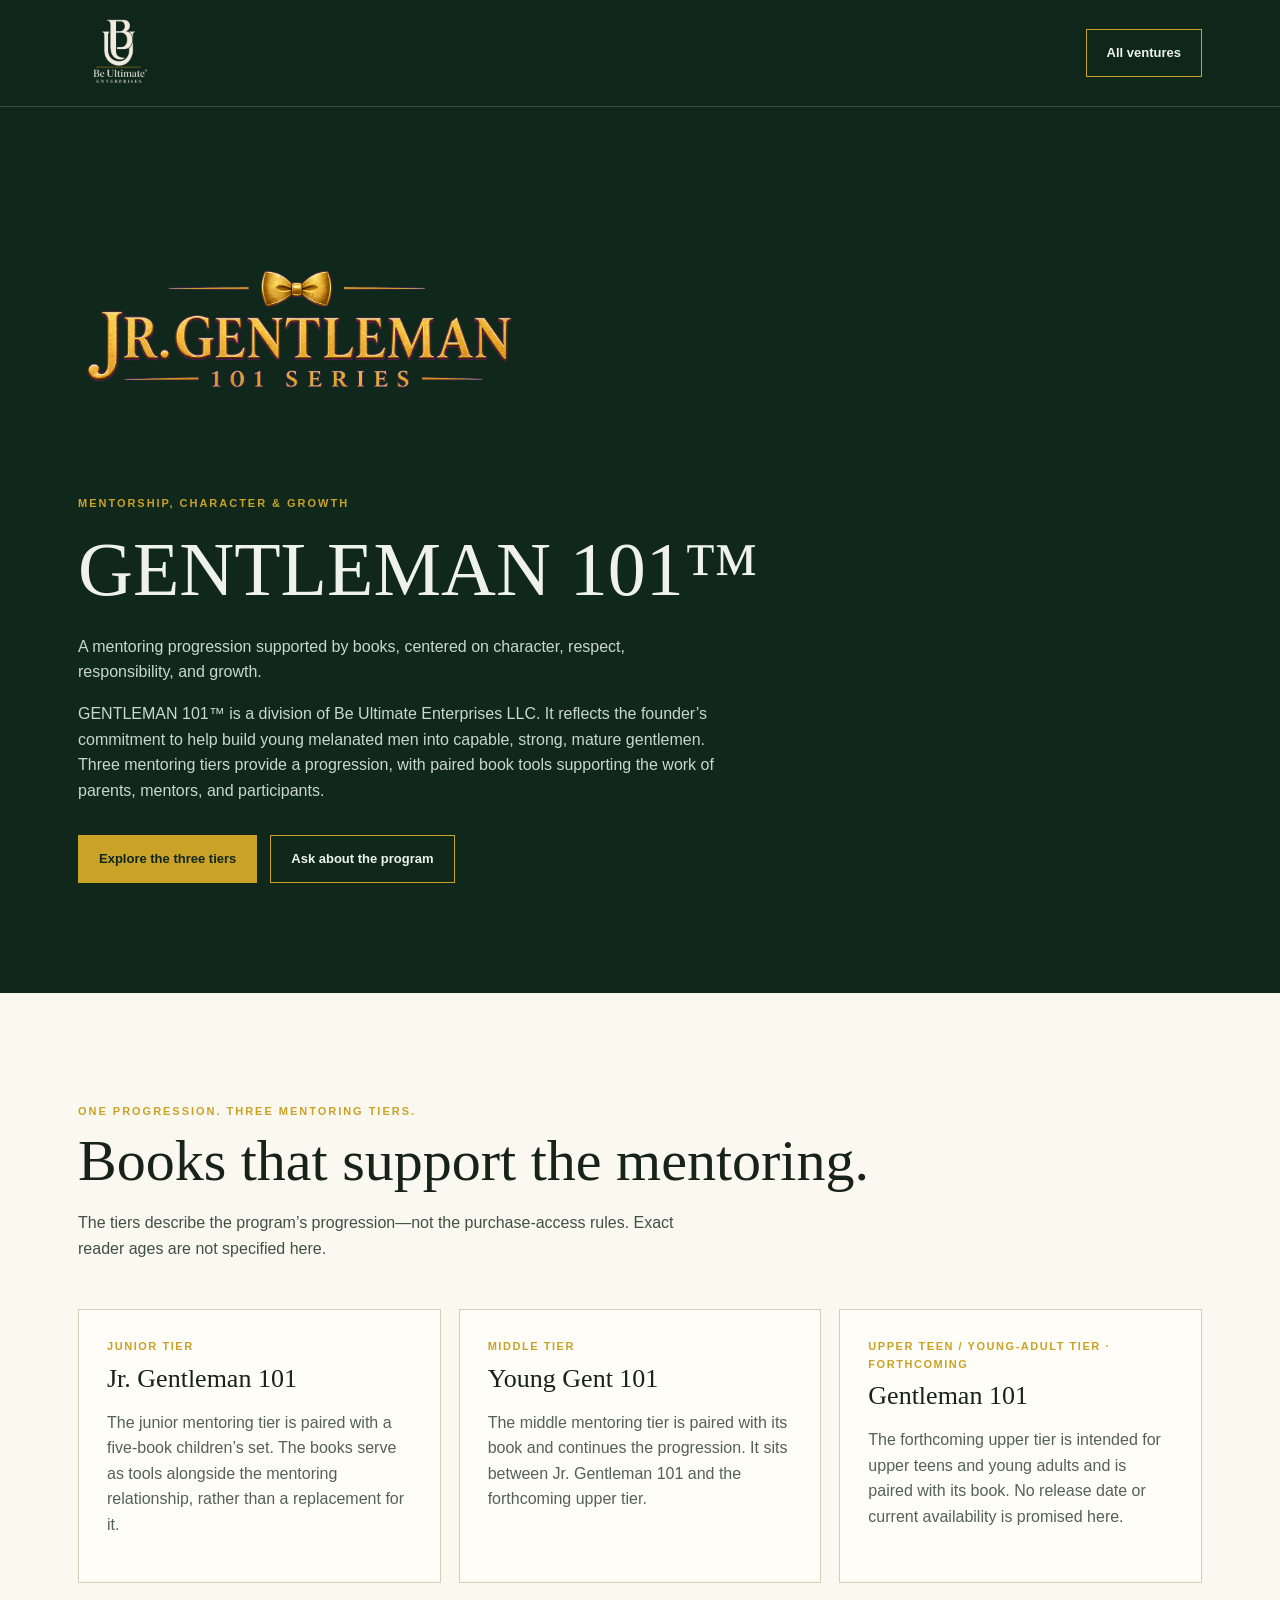
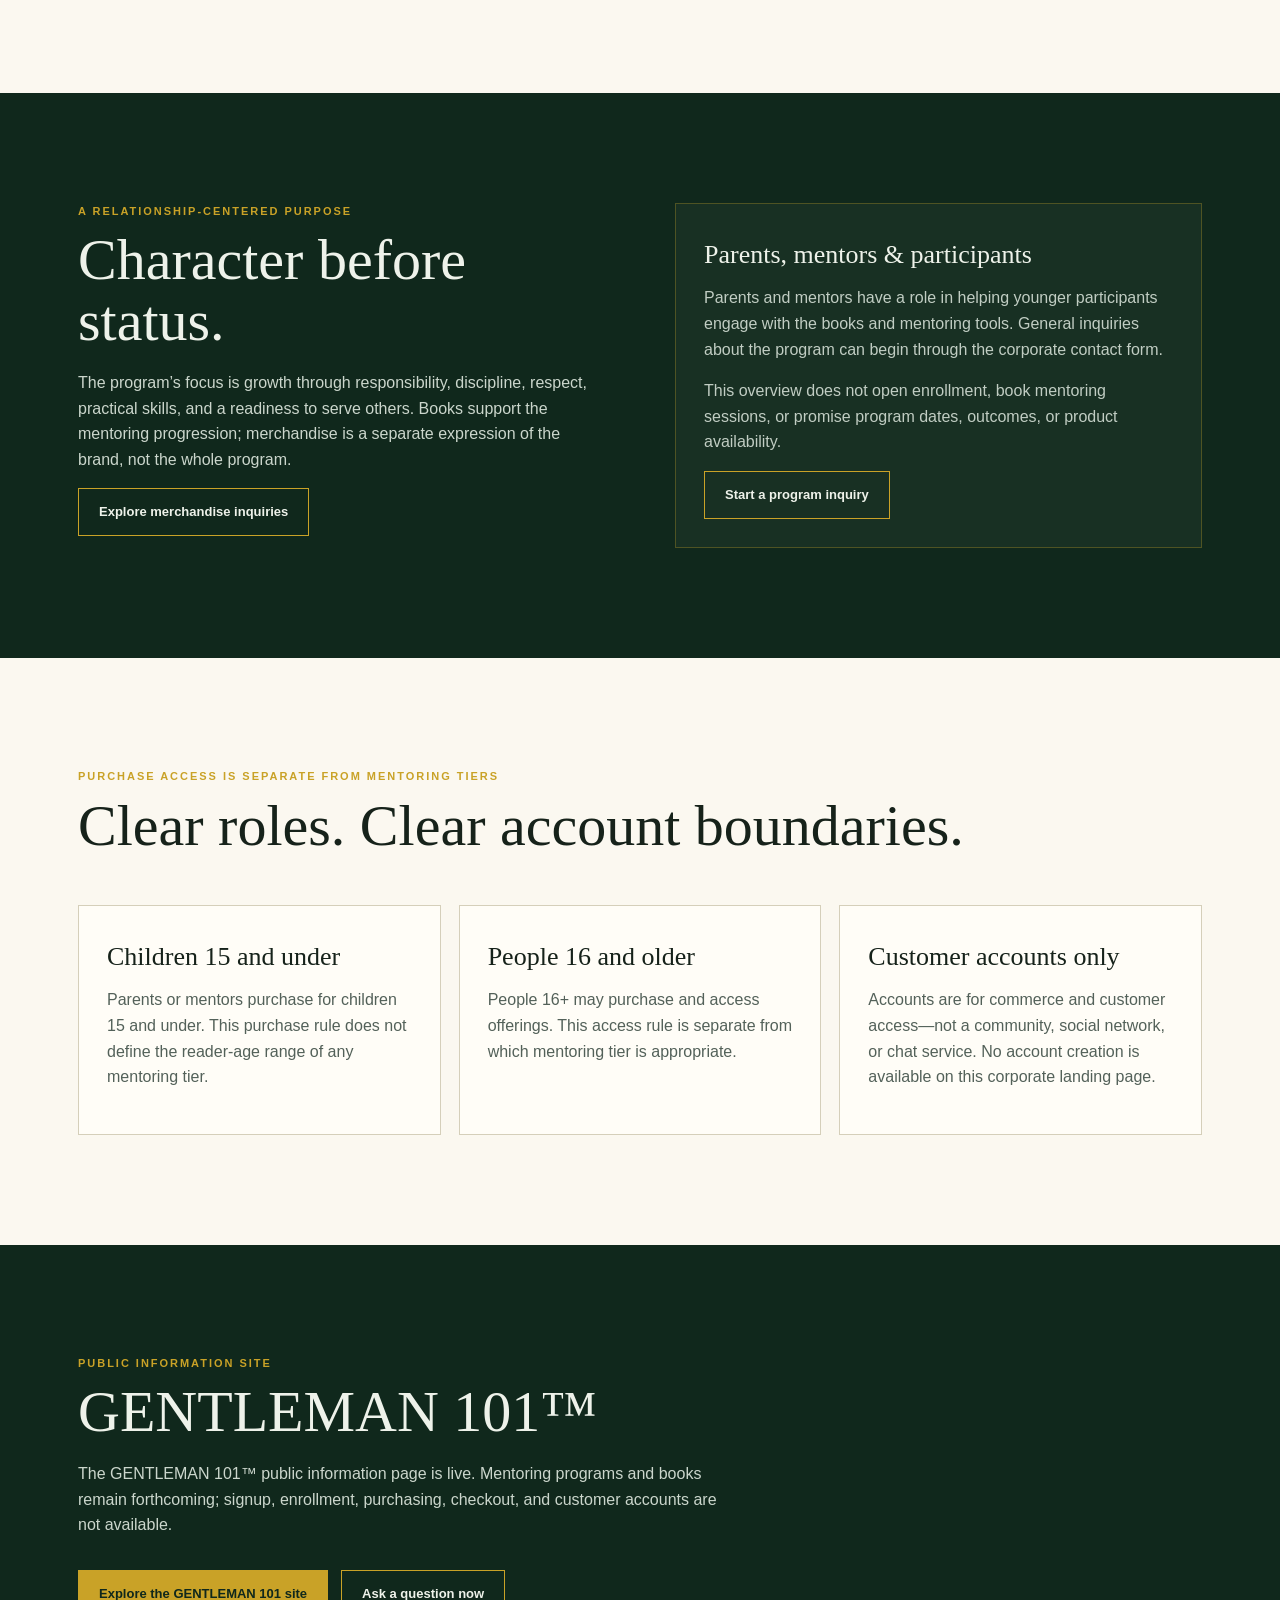
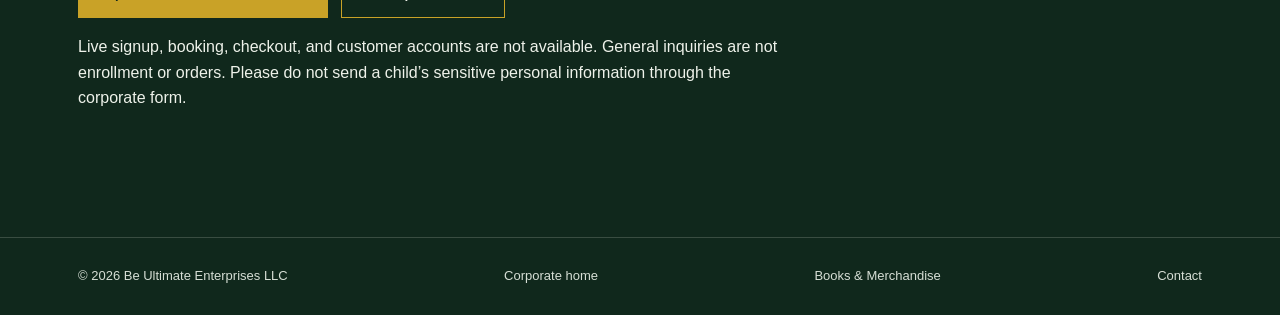
<file: gentleman101/index.html>
<!doctype html>
<html lang="en">
<head>
<meta charset="utf-8">
<meta name="viewport" content="width=device-width,initial-scale=1">
<title>GENTLEMAN 101™ | Mentorship &amp; Books | Be Ultimate Enterprises LLC</title>
<meta name="description" content="GENTLEMAN 101™ is a division of Be Ultimate Enterprises LLC. This live information page describes its mentoring progression; programs, books, signup, enrollment, checkout, and customer accounts are not available.">
<link rel="canonical" href="https://beultimateenterprises.com/gentleman101/">
<style>
:root{--evergreen:#1f3d2b;--evergreen-deep:#10281c;--evergreen-ink:#173425;--gold:#c9a227;--ivory:#f5f1e6;--paper:#fbf8f0;--ink:#16221a;--text:#eef2ea;--line:rgba(201,162,39,.30);--max:1180px;--shadow:0 20px 48px rgba(9,22,15,.17)}*{box-sizing:border-box}html{scroll-behavior:smooth}body{margin:0;background:var(--evergreen-deep);color:var(--text);font:16px/1.6 Arial,sans-serif}a{color:inherit;text-decoration:none}button,input,select,textarea{font:inherit}button{cursor:pointer}.skip{position:absolute;left:-9999px}.skip:focus{left:16px;top:16px;z-index:20;background:var(--gold);color:var(--ink);padding:10px 14px;font-weight:700}.wrap{max-width:var(--max);margin:auto;padding:0 28px}.nav-shell{position:sticky;top:0;z-index:10;background:rgba(16,40,28,.97);backdrop-filter:blur(12px);border-bottom:1px solid rgba(245,241,230,.18)}.nav{height:106px;display:flex;align-items:center;justify-content:space-between}.brand{display:inline-flex;align-items:center;flex:0 0 auto}.brand-logo{display:block;width:80px;height:80px;object-fit:contain}.navlinks{display:flex;gap:24px;color:#e6ede4;font-size:13px;font-weight:700;letter-spacing:.035em}.navlinks a{padding:7px 0;border-bottom:1px solid transparent}.navlinks a:hover,.navlinks a:focus{border-color:var(--gold);color:var(--ivory)}.menu{display:none;background:none;border:1px solid rgba(245,241,230,.35);color:var(--ivory);padding:8px 11px}.hero{min-height:694px;display:grid;grid-template-columns:1.08fr .92fr;align-items:center;gap:68px;background:radial-gradient(circle at 79% 25%,rgba(201,162,39,.18),transparent 31%),linear-gradient(120deg,var(--evergreen-deep),var(--evergreen));position:relative;overflow:hidden}.hero:after{content:'';position:absolute;right:-10vw;bottom:-32vw;width:70vw;height:70vw;border:1px solid rgba(245,241,230,.10);border-radius:50%;pointer-events:none}.hero-copy,.hero-card{position:relative;z-index:1}.eyebrow{color:var(--gold);letter-spacing:.18em;text-transform:uppercase;font-size:11px;font-weight:700}.hero h1{font:clamp(52px,7vw,92px)/.96 Georgia,serif;font-weight:400;margin:18px 0 24px;max-width:700px}.hero p{max-width:550px;color:#dce5dc;font-size:18px}.actions{display:flex;gap:13px;margin-top:32px;flex-wrap:wrap}.btn{display:inline-flex;align-items:center;justify-content:center;min-height:48px;padding:0 20px;border:1px solid var(--gold);color:inherit;background:transparent;font-weight:700;font-size:13px;transition:transform .16s ease,background-color .16s ease,color .16s ease}.btn.primary{background:var(--gold);color:var(--evergreen-deep)}.btn:hover,.btn:focus{transform:translateY(-2px);background:rgba(201,162,39,.14)}.btn.primary:hover,.btn.primary:focus{background:#dfbd4d}.hero-card{min-height:414px;border:1px solid rgba(201,162,39,.42);background:linear-gradient(150deg,rgba(245,241,230,.12),rgba(245,241,230,.025));padding:42px;display:flex;flex-direction:column;justify-content:flex-end;box-shadow:var(--shadow)}.hero-card:before{content:'BU';position:absolute;top:20px;right:25px;font:132px/1 Georgia,serif;color:rgba(245,241,230,.08)}.hero-card strong{font:42px/1 Georgia,serif;color:var(--ivory);font-weight:400}.hero-card span{color:#d9e1d8;margin-top:15px}.section{padding:110px 0}.section.light{background:var(--paper);color:var(--ink)}.section h2{font:clamp(36px,5vw,58px)/1.05 Georgia,serif;font-weight:400;margin:10px 0 18px}.intro{max-width:640px;color:#cbd6cc}.light .intro{color:#405047}.grid{display:grid;grid-template-columns:repeat(3,1fr);gap:18px;margin-top:48px}.card{border:1px solid var(--line);padding:28px;background:rgba(245,241,230,.035);min-height:230px}.light .card{border-color:#d5cfba;background:#fffdf7}.card h3{font:26px/1.15 Georgia,serif;font-weight:400;margin:8px 0 14px}.card p{color:#c1cdc3}.light .card p{color:#536159}.tag{color:var(--gold);font-size:11px;letter-spacing:.14em;text-transform:uppercase;font-weight:700}.split{display:grid;grid-template-columns:1fr 1fr;gap:70px;align-items:start}.quote{border-left:2px solid var(--gold);padding:10px 0 10px 26px;font:28px/1.25 Georgia,serif;color:var(--evergreen)}.bio{font-size:18px;color:#33443a}.bio strong{color:var(--evergreen)}.statrow{display:grid;grid-template-columns:repeat(3,1fr);gap:14px;margin-top:34px}.stat{border-top:1px solid var(--line);padding-top:14px}.stat b{display:block;color:var(--gold);font:34px Georgia,serif}.identity-lockup{margin:0 0 32px;padding:0;max-width:210px}.identity-lockup img{display:block;width:100%;height:auto;object-fit:contain}.identity-lockup figcaption{margin-top:10px;color:#536159;font-size:12px;line-height:1.45}.identity-lockup--contact{max-width:172px;margin-bottom:26px}.contact{display:grid;grid-template-columns:.8fr 1.2fr;gap:70px}.form{display:grid;gap:14px}.form label{font-size:12px;color:#405047;font-weight:700}.form input,.form select,.form textarea{width:100%;background:#fffdf7;border:1px solid #a9b0a7;color:var(--ink);padding:13px 14px;border-radius:0}.form textarea{min-height:140px;resize:vertical}.form .hp{display:none}.notice{padding:12px 14px;border:1px solid #d2c8a9;color:#435148;font-size:13px}.status{min-height:22px;color:var(--evergreen);font-size:13px;font-weight:700}.legal{padding-top:0}.legal details{border-top:1px solid #d2c8a9;padding:18px 0}.legal summary{cursor:pointer;color:var(--evergreen);font-weight:700}.footer{background:var(--evergreen-deep);border-top:1px solid rgba(245,241,230,.18);padding:28px 0;color:#d6ded5;font-size:13px}.footgrid{display:flex;align-items:center;justify-content:space-between;gap:24px;flex-wrap:wrap}.footer-logo{display:block;width:88px;height:88px;object-fit:contain}.smalllinks{display:flex;gap:18px}.smalllinks a:hover,.smalllinks a:focus{color:var(--gold)}:focus-visible{outline:2px solid var(--gold);outline-offset:3px}@media(max-width:820px){.wrap{padding:0 20px}.nav{height:90px}.brand-logo{width:66px;height:66px}.navlinks{display:none}.menu{display:block}.navlinks.open{display:flex;position:absolute;top:90px;left:0;right:0;padding:18px 28px;background:var(--evergreen-deep);flex-direction:column;border-bottom:1px solid rgba(245,241,230,.18)}.hero{grid-template-columns:1fr;padding:82px 0;min-height:auto;gap:36px}.hero-card{min-height:280px;padding:30px}.hero-card strong{font-size:35px}.grid,.split,.contact{grid-template-columns:1fr}.section{padding:76px 0}.statrow{grid-template-columns:1fr}.identity-lockup{max-width:180px}.footer-logo{width:72px;height:72px}}@media(prefers-reduced-motion:reduce){html{scroll-behavior:auto}*,*:before,*:after{transition:none!important;animation:none!important}}

/* Books & Merchandise gateway */
.gateway{background:linear-gradient(145deg,#10281c,#1f3d2b);position:relative;overflow:hidden}.gateway:before{content:'';position:absolute;inset:0;background:radial-gradient(circle at 85% 10%,rgba(201,162,39,.17),transparent 26%),radial-gradient(circle at 10% 94%,rgba(245,241,230,.06),transparent 22%);pointer-events:none}.gateway .wrap{position:relative}.gateway-head{display:grid;grid-template-columns:1fr 300px;gap:42px;align-items:end}.gateway-head .intro{margin:0}.gateway-note{border-left:1px solid rgba(201,162,39,.65);padding:11px 0 11px 20px;color:#dbe5db;font-size:14px}.gateway-note strong{color:#f1d987}.merch-grid{display:grid;grid-template-columns:repeat(2,1fr);gap:18px;margin-top:48px}.merch-card{position:relative;display:flex;min-height:368px;overflow:hidden;border:1px solid rgba(201,162,39,.40);background:rgba(245,241,230,.055)}.merch-card__body{position:relative;z-index:1;display:flex;flex:1;flex-direction:column;padding:30px}.merch-card h3{font:clamp(28px,3vw,40px)/1.08 Georgia,serif;font-weight:400;margin:14px 0}.merch-card p{color:#d5e0d5;margin:0 0 14px;max-width:430px}.merch-card .btn{align-self:flex-start;margin-top:auto}.merch-status{display:inline-flex;align-items:center;align-self:flex-start;min-height:26px;border:1px solid rgba(201,162,39,.65);padding:3px 9px;color:#f1d987;background:rgba(16,40,28,.62);font-size:10px;font-weight:700;letter-spacing:.11em;text-transform:uppercase}.merch-logo{display:block;object-fit:contain;object-position:left center;width:100%;height:106px;margin:8px 0 6px}.merch-logo--cuisine{height:87px;max-width:230px}.merch-foot{font-size:13px!important;color:#d8e4d9!important}.merch-card--cookbook{min-height:450px}.merch-card--cookbook .merch-card__body{padding-right:44%}.cookbook-art{position:absolute;right:0;top:0;bottom:0;width:42%;display:flex;align-items:center;justify-content:center;padding:22px;background:linear-gradient(90deg,transparent,rgba(16,40,28,.32))}.cookbook-art img{display:block;width:100%;height:100%;max-height:405px;object-fit:contain;filter:drop-shadow(0 18px 18px rgba(0,0,0,.32))}.merch-accent{position:absolute;right:-4%;bottom:-8%;width:52%;height:92%;opacity:.22;pointer-events:none}.merch-accent--gold{background:linear-gradient(135deg,transparent 42%,rgba(201,162,39,.9))}.merch-accent--rings{border:1px solid rgba(201,162,39,.85);border-radius:50%;transform:rotate(20deg)}.merch-accent--lines{background:repeating-linear-gradient(135deg,transparent 0 20px,rgba(201,162,39,.5) 21px 22px)}.gateway-guardrail{margin:28px 0 0;padding:15px 17px;border:1px solid rgba(201,162,39,.38);background:rgba(16,40,28,.36);color:#dce6dd;font-size:14px}.gateway-guardrail strong{color:#f1d987}
@media(max-width:980px){.navlinks{gap:14px;font-size:12px}}@media(max-width:760px){.gateway-head,.merch-grid{grid-template-columns:1fr}.gateway-head{gap:26px}.gateway-note{max-width:none}.merch-card{min-height:338px}.merch-card--cookbook{min-height:512px}.merch-card--cookbook .merch-card__body{padding:30px 30px 250px}.cookbook-art{top:auto;width:100%;height:250px;padding:12px 48px 18px}.cookbook-art img{max-height:220px}.merch-logo{height:94px}.merch-accent{opacity:.14}}


.program-logo{display:block;width:100%;max-width:440px;height:auto;object-fit:contain;margin:0 0 30px}
.program-title{font:clamp(42px,6vw,76px)/1.05 Georgia,serif;max-width:900px;margin:18px 0 24px}
.program-note{max-width:720px}
</style>
</head>
<body>
<a class="skip" href="#main">Skip to content</a>
<header class="nav-shell"><div class="wrap nav"><a class="brand" href="../" aria-label="Be Ultimate Enterprises LLC home"><img class="brand-logo" src="../assets/be-ultimate-enterprises-light.png" alt="Be Ultimate Enterprises LLC official logo"></a><a class="btn" href="../#ventures">All ventures</a></div></header>
<main id="main">
<section class="section"><div class="wrap">
<img class="program-logo" src="../assets/gentleman-101-official-logo.png" alt="GENTLEMAN 101™ official logo">
<div class="eyebrow">Mentorship, character &amp; growth</div>
<h1 class="program-title">GENTLEMAN 101™</h1>
<p class="intro">A mentoring progression supported by books, centered on character, respect, responsibility, and growth.</p>
<p class="intro">GENTLEMAN 101™ is a division of Be Ultimate Enterprises LLC. It reflects the founder’s commitment to help build young melanated men into capable, strong, mature gentlemen. Three mentoring tiers provide a progression, with paired book tools supporting the work of parents, mentors, and participants.</p>
<div class="actions"><a class="btn primary" href="#mentoring-tiers">Explore the three tiers</a><a class="btn" href="../#contact" data-g101-inquiry="Mentorship &amp; Youth Development">Ask about the program</a></div>
</div></section>
<section id="mentoring-tiers" class="section light" aria-labelledby="tiers-heading"><div class="wrap">
<div class="eyebrow">One progression. Three mentoring tiers.</div>
<h2 id="tiers-heading">Books that support the mentoring.</h2>
<p class="intro">The tiers describe the program’s progression—not the purchase-access rules. Exact reader ages are not specified here.</p>
<div class="grid">
<article class="card"><div class="tag">Junior tier</div><h3>Jr. Gentleman 101</h3><p>The junior mentoring tier is paired with a five-book children’s set. The books serve as tools alongside the mentoring relationship, rather than a replacement for it.</p></article>
<article class="card"><div class="tag">Middle tier</div><h3>Young Gent 101</h3><p>The middle mentoring tier is paired with its book and continues the progression. It sits between Jr. Gentleman 101 and the forthcoming upper tier.</p></article>
<article class="card"><div class="tag">Upper teen / young-adult tier · forthcoming</div><h3>Gentleman 101</h3><p>The forthcoming upper tier is intended for upper teens and young adults and is paired with its book. No release date or current availability is promised here.</p></article>
</div>
</div></section>
<section class="section"><div class="wrap split">
<div><div class="eyebrow">A relationship-centered purpose</div><h2>Character before status.</h2><p class="intro">The program’s focus is growth through responsibility, discipline, respect, practical skills, and a readiness to serve others. Books support the mentoring progression; merchandise is a separate expression of the brand, not the whole program.</p><a class="btn" href="../#books-merchandise">Explore merchandise inquiries</a></div>
<div class="card"><h3>Parents, mentors &amp; participants</h3><p>Parents and mentors have a role in helping younger participants engage with the books and mentoring tools. General inquiries about the program can begin through the corporate contact form.</p><p>This overview does not open enrollment, book mentoring sessions, or promise program dates, outcomes, or product availability.</p><a class="btn" href="../#contact" data-g101-inquiry="Mentorship &amp; Youth Development">Start a program inquiry</a></div>
</div></section>
<section class="section light"><div class="wrap">
<div class="eyebrow">Purchase access is separate from mentoring tiers</div>
<h2>Clear roles. Clear account boundaries.</h2>
<div class="grid">
<article class="card"><h3>Children 15 and under</h3><p>Parents or mentors purchase for children 15 and under. This purchase rule does not define the reader-age range of any mentoring tier.</p></article>
<article class="card"><h3>People 16 and older</h3><p>People 16+ may purchase and access offerings. This access rule is separate from which mentoring tier is appropriate.</p></article>
<article class="card"><h3>Customer accounts only</h3><p>Accounts are for commerce and customer access—not a community, social network, or chat service. No account creation is available on this corporate landing page.</p></article>
</div>
</div></section>
<section id="separate-site" class="section"><div class="wrap">
<div class="eyebrow">Public information site</div>
<h2>GENTLEMAN 101™</h2>
<p class="intro">The GENTLEMAN 101™ public information page is live. Mentoring programs and books remain forthcoming; signup, enrollment, purchasing, checkout, and customer accounts are not available.</p>
<div class="actions"><a class="btn primary" href="standalone/">Explore the GENTLEMAN 101 site</a><a class="btn" href="../#contact" data-g101-inquiry="Mentorship &amp; Youth Development">Ask a question now</a></div>
<p class="program-note">Live signup, booking, checkout, and customer accounts are not available. General inquiries are not enrollment or orders. Please do not send a child’s sensitive personal information through the corporate form.</p>
</div></section>
</main>
<footer class="footer"><div class="wrap footgrid"><span>© 2026 Be Ultimate Enterprises LLC</span><a href="../">Corporate home</a><a href="../#books-merchandise">Books &amp; Merchandise</a><a href="../#contact" data-g101-inquiry="Mentorship &amp; Youth Development">Contact</a></div></footer>
<script>document.querySelectorAll('[data-g101-inquiry]').forEach(a=>a.addEventListener('click',()=>{try{sessionStorage.setItem('bu-inquiry-category',a.dataset.g101Inquiry)}catch{}}));</script>
</body>
</html>
</file>
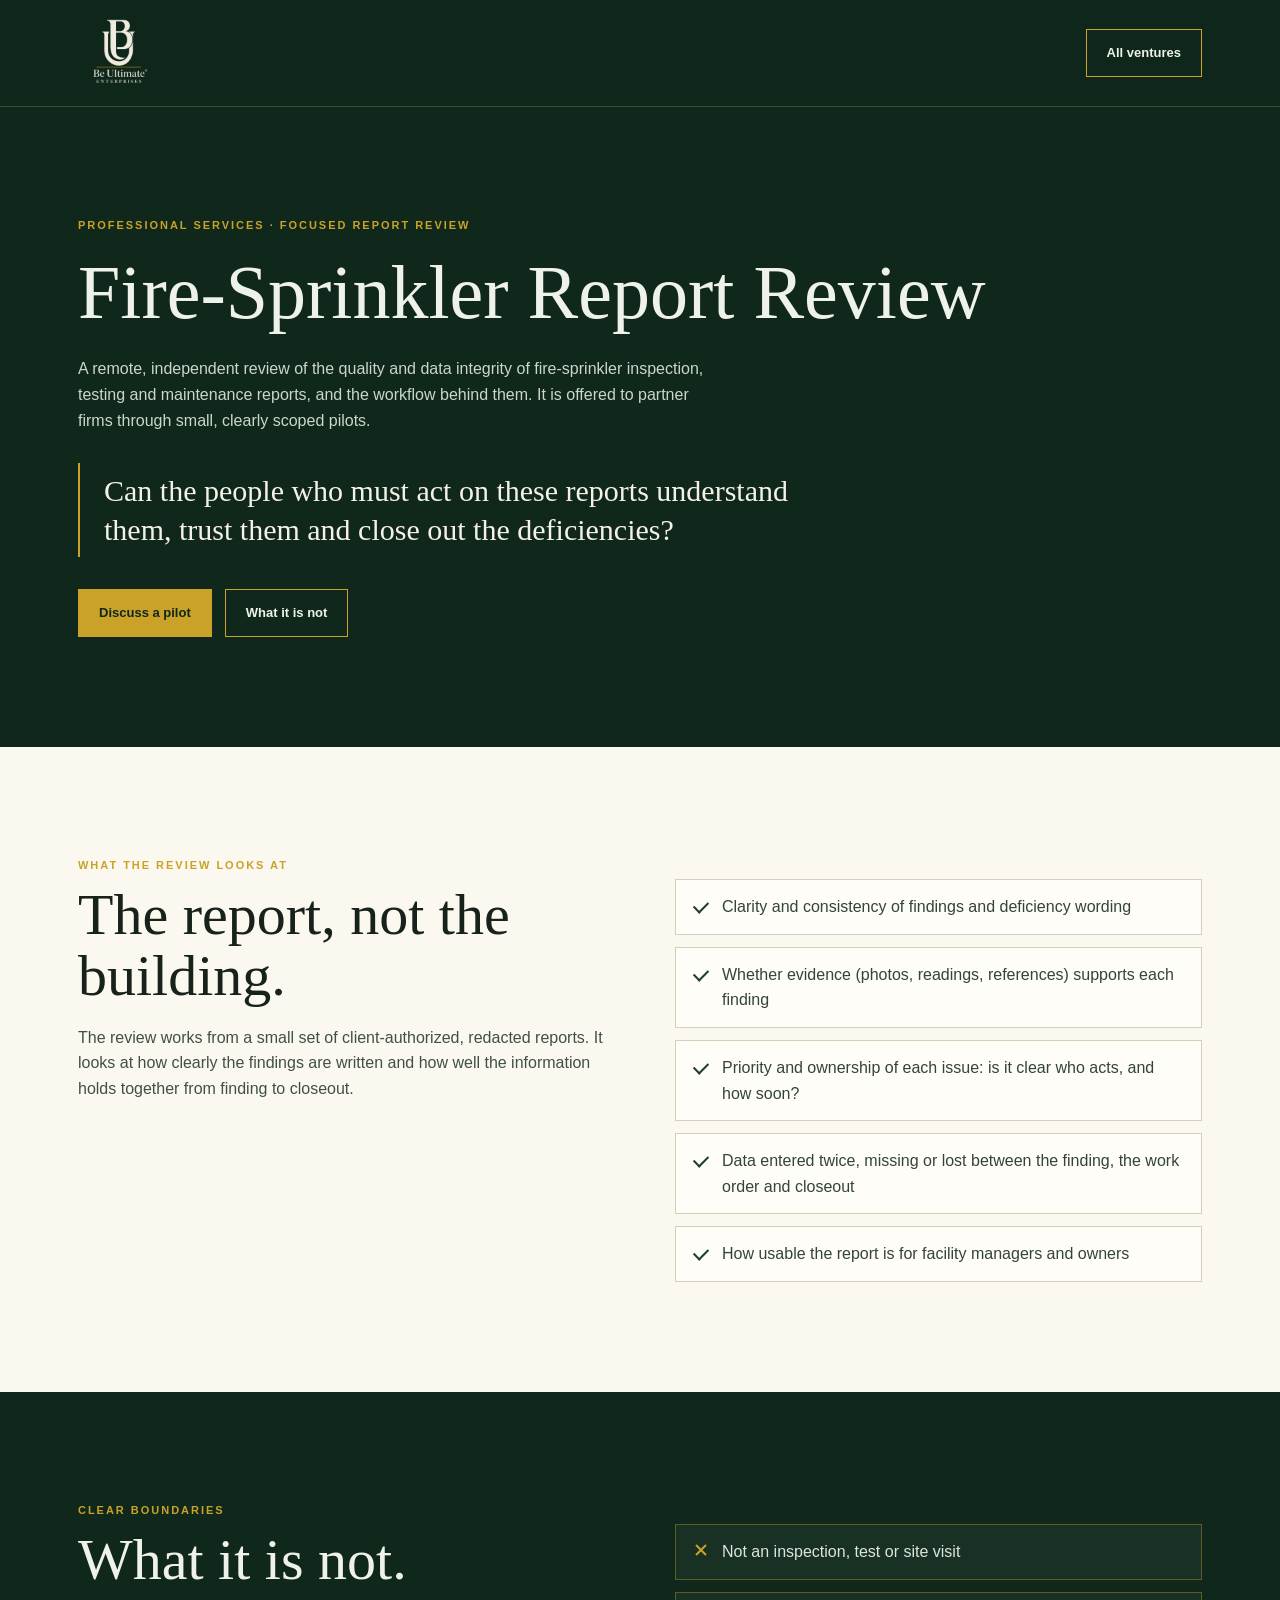
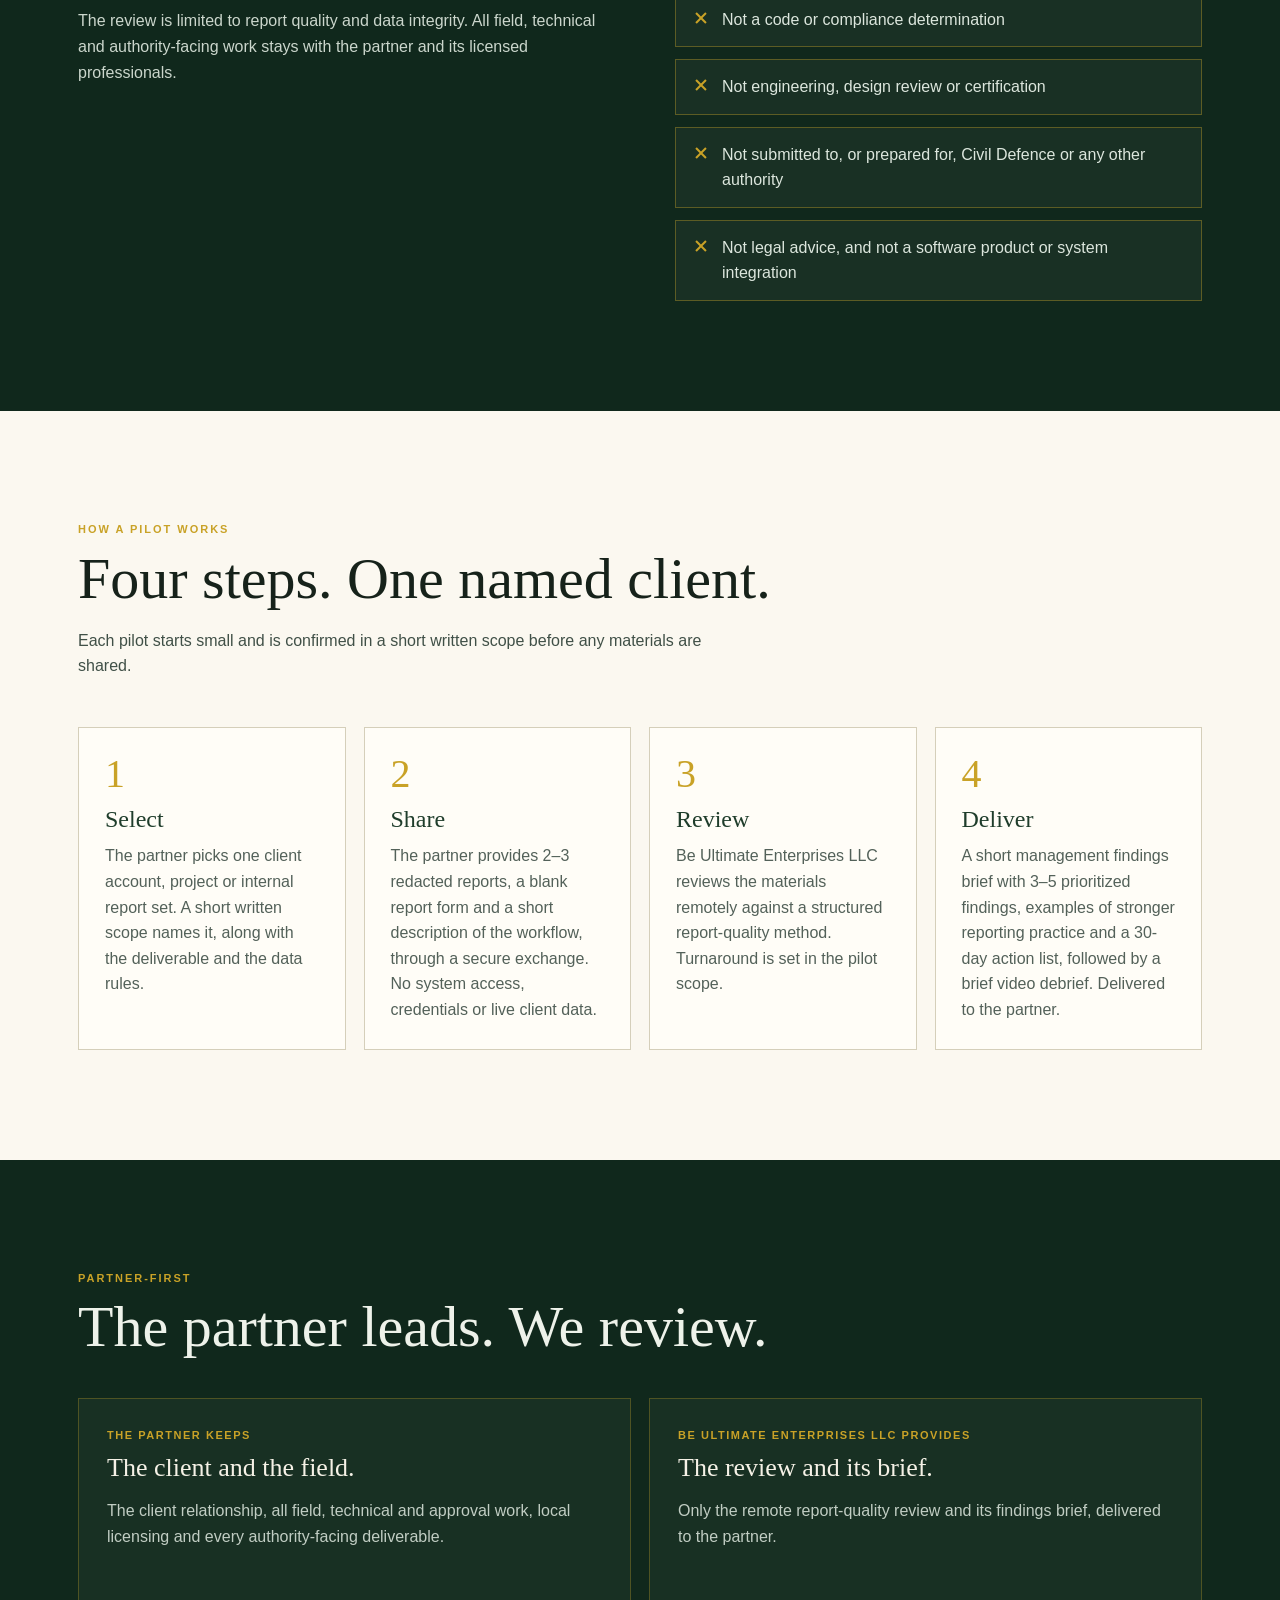
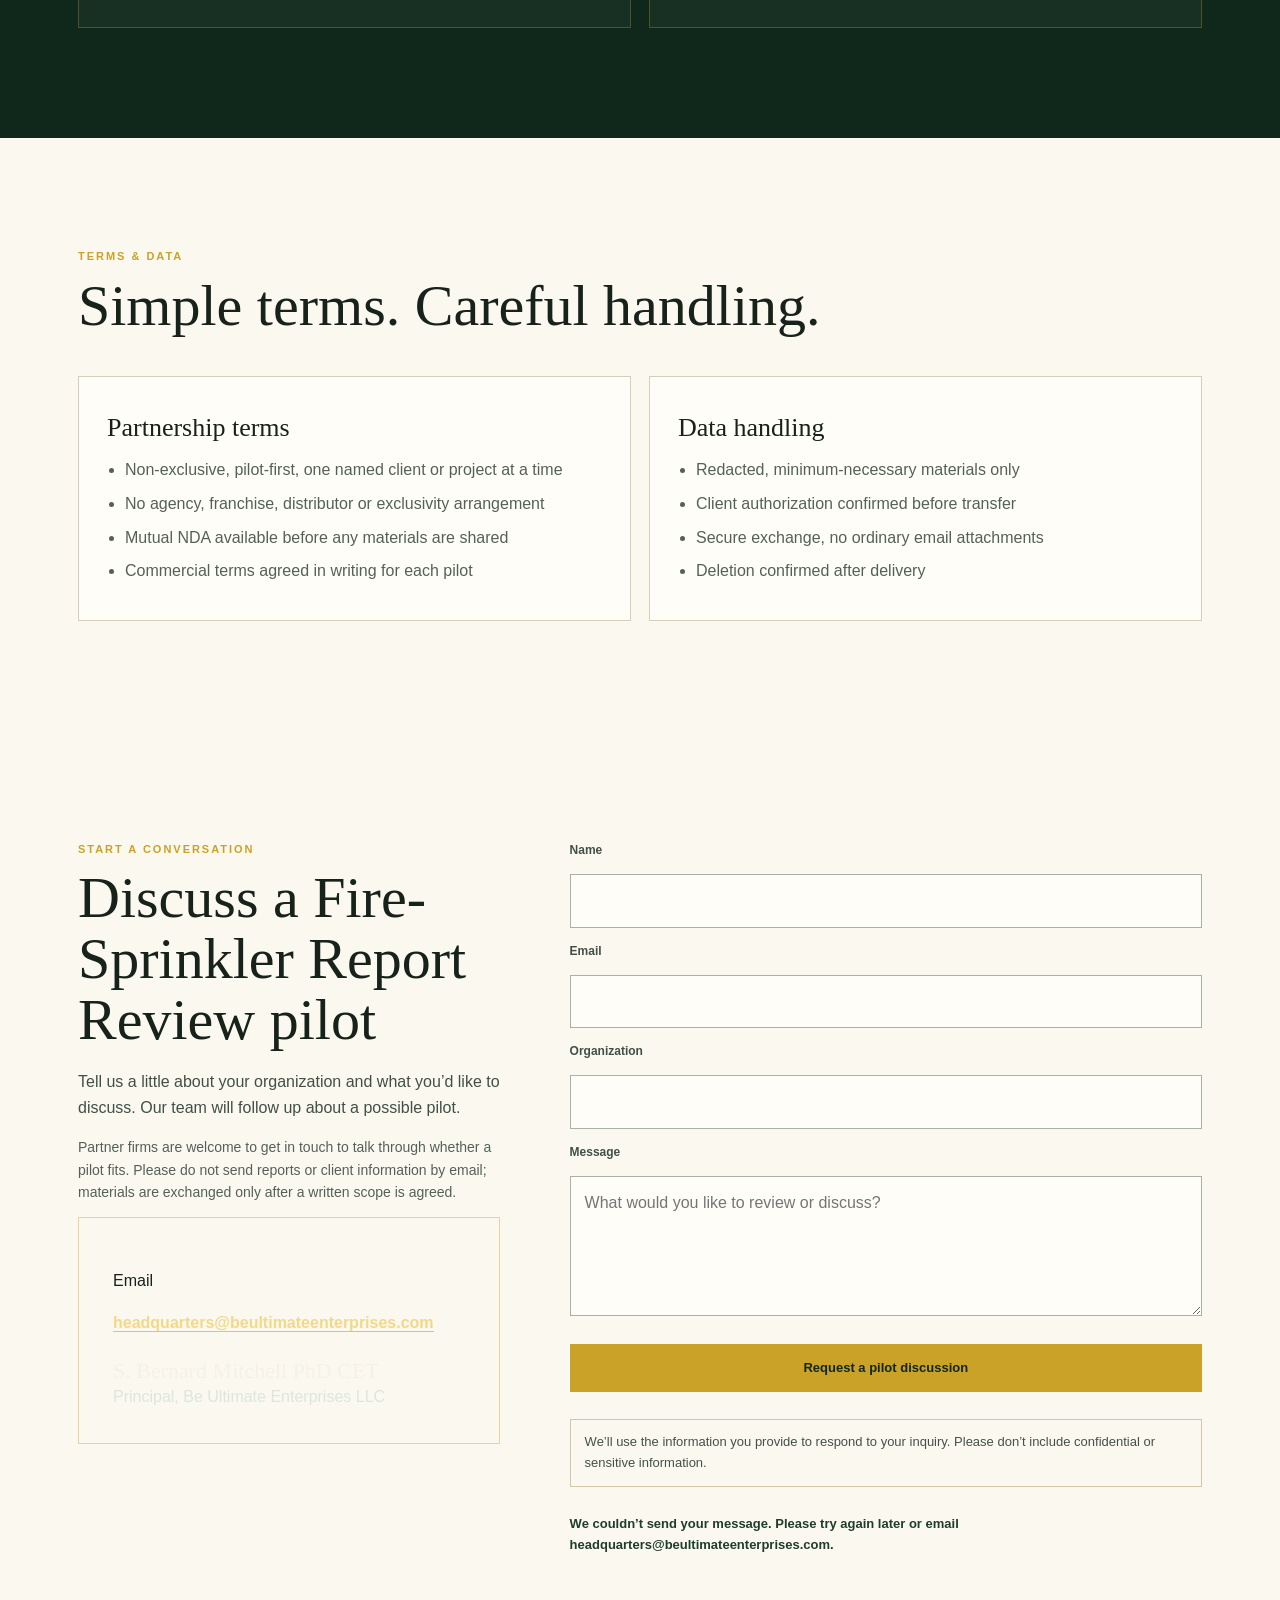
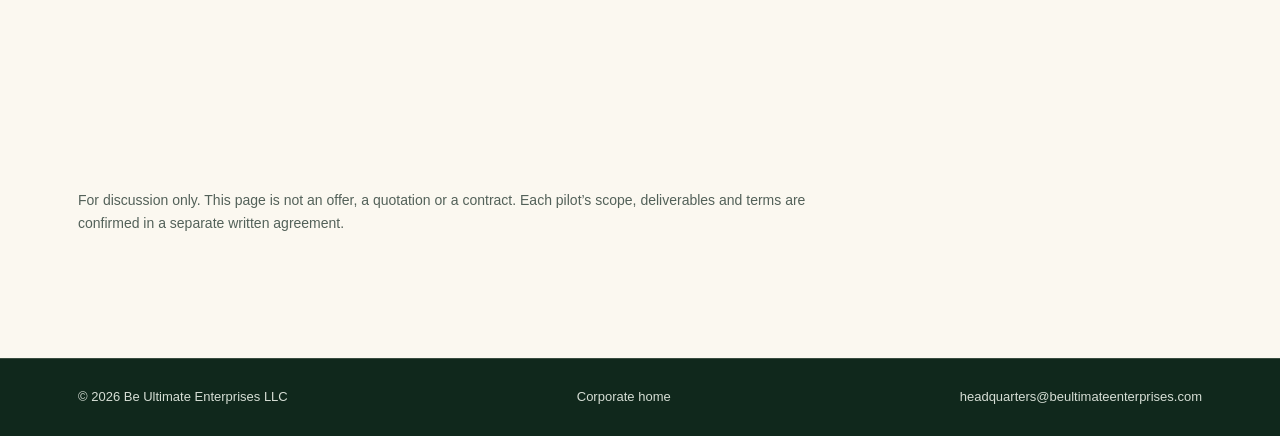
<file: report-review/index.html>
<!doctype html><html lang="en"><head><meta charset="utf-8"><meta name="viewport" content="width=device-width,initial-scale=1"><title>Fire-Sprinkler Report Review | Be Ultimate Enterprises LLC</title><meta name="description" content="Independent remote review of fire-sprinkler inspection, testing and maintenance report quality and data integrity for partner firms. Pilot-first; not an inspection, code determination, engineering or certification.">
<link rel="canonical" href="https://beultimateenterprises.com/report-review/"><style>
:root{--evergreen:#1f3d2b;--evergreen-deep:#10281c;--evergreen-ink:#173425;--gold:#c9a227;--ivory:#f5f1e6;--paper:#fbf8f0;--ink:#16221a;--text:#eef2ea;--line:rgba(201,162,39,.30);--max:1180px;--shadow:0 20px 48px rgba(9,22,15,.17)}*{box-sizing:border-box}html{scroll-behavior:smooth}body{margin:0;background:var(--evergreen-deep);color:var(--text);font:16px/1.6 Arial,sans-serif}a{color:inherit;text-decoration:none}button,input,select,textarea{font:inherit}button{cursor:pointer}.skip{position:absolute;left:-9999px}.skip:focus{left:16px;top:16px;z-index:20;background:var(--gold);color:var(--ink);padding:10px 14px;font-weight:700}.wrap{max-width:var(--max);margin:auto;padding:0 28px}.nav-shell{position:sticky;top:0;z-index:10;background:rgba(16,40,28,.97);backdrop-filter:blur(12px);border-bottom:1px solid rgba(245,241,230,.18)}.nav{height:106px;display:flex;align-items:center;justify-content:space-between}.brand{display:inline-flex;align-items:center;flex:0 0 auto}.brand-logo{display:block;width:80px;height:80px;object-fit:contain}.navlinks{display:flex;gap:24px;color:#e6ede4;font-size:13px;font-weight:700;letter-spacing:.035em}.navlinks a{padding:7px 0;border-bottom:1px solid transparent}.navlinks a:hover,.navlinks a:focus{border-color:var(--gold);color:var(--ivory)}.menu{display:none;background:none;border:1px solid rgba(245,241,230,.35);color:var(--ivory);padding:8px 11px}.hero{min-height:694px;display:grid;grid-template-columns:1.08fr .92fr;align-items:center;gap:68px;background:radial-gradient(circle at 79% 25%,rgba(201,162,39,.18),transparent 31%),linear-gradient(120deg,var(--evergreen-deep),var(--evergreen));position:relative;overflow:hidden}.hero:after{content:'';position:absolute;right:-10vw;bottom:-32vw;width:70vw;height:70vw;border:1px solid rgba(245,241,230,.10);border-radius:50%;pointer-events:none}.hero-copy,.hero-card{position:relative;z-index:1}.eyebrow{color:var(--gold);letter-spacing:.18em;text-transform:uppercase;font-size:11px;font-weight:700}.hero h1{font:clamp(52px,7vw,92px)/.96 Georgia,serif;font-weight:400;margin:18px 0 24px;max-width:700px}.hero p{max-width:550px;color:#dce5dc;font-size:18px}.actions{display:flex;gap:13px;margin-top:32px;flex-wrap:wrap}.btn{display:inline-flex;align-items:center;justify-content:center;min-height:48px;padding:0 20px;border:1px solid var(--gold);color:inherit;background:transparent;font-weight:700;font-size:13px;transition:transform .16s ease,background-color .16s ease,color .16s ease}.btn.primary{background:var(--gold);color:var(--evergreen-deep)}.btn:hover,.btn:focus{transform:translateY(-2px);background:rgba(201,162,39,.14)}.btn.primary:hover,.btn.primary:focus{background:#dfbd4d}.hero-card{min-height:414px;border:1px solid rgba(201,162,39,.42);background:linear-gradient(150deg,rgba(245,241,230,.12),rgba(245,241,230,.025));padding:42px;display:flex;flex-direction:column;justify-content:flex-end;box-shadow:var(--shadow)}.hero-card:before{content:'BU';position:absolute;top:20px;right:25px;font:132px/1 Georgia,serif;color:rgba(245,241,230,.08)}.hero-card strong{font:42px/1 Georgia,serif;color:var(--ivory);font-weight:400}.hero-card span{color:#d9e1d8;margin-top:15px}.section{padding:110px 0}.section.light{background:var(--paper);color:var(--ink)}.section h2{font:clamp(36px,5vw,58px)/1.05 Georgia,serif;font-weight:400;margin:10px 0 18px}.intro{max-width:640px;color:#cbd6cc}.light .intro{color:#405047}.grid{display:grid;grid-template-columns:repeat(3,1fr);gap:18px;margin-top:48px}.card{border:1px solid var(--line);padding:28px;background:rgba(245,241,230,.035);min-height:230px}.light .card{border-color:#d5cfba;background:#fffdf7}.card h3{font:26px/1.15 Georgia,serif;font-weight:400;margin:8px 0 14px}.card p{color:#c1cdc3}.light .card p{color:#536159}.tag{color:var(--gold);font-size:11px;letter-spacing:.14em;text-transform:uppercase;font-weight:700}.split{display:grid;grid-template-columns:1fr 1fr;gap:70px;align-items:start}.quote{border-left:2px solid var(--gold);padding:10px 0 10px 26px;font:28px/1.25 Georgia,serif;color:var(--evergreen)}.bio{font-size:18px;color:#33443a}.bio strong{color:var(--evergreen)}.statrow{display:grid;grid-template-columns:repeat(3,1fr);gap:14px;margin-top:34px}.stat{border-top:1px solid var(--line);padding-top:14px}.stat b{display:block;color:var(--gold);font:34px Georgia,serif}.identity-lockup{margin:0 0 32px;padding:0;max-width:210px}.identity-lockup img{display:block;width:100%;height:auto;object-fit:contain}.identity-lockup figcaption{margin-top:10px;color:#536159;font-size:12px;line-height:1.45}.identity-lockup--contact{max-width:172px;margin-bottom:26px}.contact{display:grid;grid-template-columns:.8fr 1.2fr;gap:70px}.form{display:grid;gap:14px}.form label{font-size:12px;color:#405047;font-weight:700}.form input,.form select,.form textarea{width:100%;background:#fffdf7;border:1px solid #a9b0a7;color:var(--ink);padding:13px 14px;border-radius:0}.form textarea{min-height:140px;resize:vertical}.form .hp{position:absolute;left:-10000px;width:1px;height:1px;overflow:hidden}.notice{padding:12px 14px;border:1px solid #d2c8a9;color:#435148;font-size:13px}.status{min-height:22px;color:var(--evergreen);font-size:13px;font-weight:700}.legal{padding-top:0}.legal details{border-top:1px solid #d2c8a9;padding:18px 0}.legal summary{cursor:pointer;color:var(--evergreen);font-weight:700}.footer{background:var(--evergreen-deep);border-top:1px solid rgba(245,241,230,.18);padding:28px 0;color:#d6ded5;font-size:13px}.footgrid{display:flex;align-items:center;justify-content:space-between;gap:24px;flex-wrap:wrap}.footer-logo{display:block;width:88px;height:88px;object-fit:contain}.smalllinks{display:flex;gap:18px}.smalllinks a:hover,.smalllinks a:focus{color:var(--gold)}:focus-visible{outline:2px solid var(--gold);outline-offset:3px}@media(max-width:820px){.wrap{padding:0 20px}.nav{height:90px}.brand-logo{width:66px;height:66px}.navlinks{display:none}.menu{display:block}.navlinks.open{display:flex;position:absolute;top:90px;left:0;right:0;padding:18px 28px;background:var(--evergreen-deep);flex-direction:column;border-bottom:1px solid rgba(245,241,230,.18)}.hero{grid-template-columns:1fr;padding:82px 0;min-height:auto;gap:36px}.hero-card{min-height:280px;padding:30px}.hero-card strong{font-size:35px}.grid,.split,.contact{grid-template-columns:1fr}.section{padding:76px 0}.statrow{grid-template-columns:1fr}.identity-lockup{max-width:180px}.footer-logo{width:72px;height:72px}}@media(prefers-reduced-motion:reduce){html{scroll-behavior:auto}*,*:before,*:after{transition:none!important;animation:none!important}}

/* Books & Merchandise gateway */
.gateway{background:linear-gradient(145deg,#10281c,#1f3d2b);position:relative;overflow:hidden}.gateway:before{content:'';position:absolute;inset:0;background:radial-gradient(circle at 85% 10%,rgba(201,162,39,.17),transparent 26%),radial-gradient(circle at 10% 94%,rgba(245,241,230,.06),transparent 22%);pointer-events:none}.gateway .wrap{position:relative}.gateway-head{display:grid;grid-template-columns:1fr 300px;gap:42px;align-items:end}.gateway-head .intro{margin:0}.gateway-note{border-left:1px solid rgba(201,162,39,.65);padding:11px 0 11px 20px;color:#dbe5db;font-size:14px}.gateway-note strong{color:#f1d987}.merch-grid{display:grid;grid-template-columns:repeat(2,1fr);gap:18px;margin-top:48px}.merch-card{position:relative;display:flex;min-height:368px;overflow:hidden;border:1px solid rgba(201,162,39,.40);background:rgba(245,241,230,.055)}.merch-card__body{position:relative;z-index:1;display:flex;flex:1;flex-direction:column;padding:30px}.merch-card h3{font:clamp(28px,3vw,40px)/1.08 Georgia,serif;font-weight:400;margin:14px 0}.merch-card p{color:#d5e0d5;margin:0 0 14px;max-width:430px}.merch-card .btn{align-self:flex-start;margin-top:auto}.merch-status{display:inline-flex;align-items:center;align-self:flex-start;min-height:26px;border:1px solid rgba(201,162,39,.65);padding:3px 9px;color:#f1d987;background:rgba(16,40,28,.62);font-size:10px;font-weight:700;letter-spacing:.11em;text-transform:uppercase}.merch-logo{display:block;object-fit:contain;object-position:left center;width:100%;height:106px;margin:8px 0 6px}.merch-logo--cuisine{height:87px;max-width:230px}.merch-foot{font-size:13px!important;color:#d8e4d9!important}.merch-card--cookbook{min-height:450px}.merch-card--cookbook .merch-card__body{padding-right:44%}.cookbook-art{position:absolute;right:0;top:0;bottom:0;width:42%;display:flex;align-items:center;justify-content:center;padding:22px;background:linear-gradient(90deg,transparent,rgba(16,40,28,.32))}.cookbook-art img{display:block;width:100%;height:100%;max-height:405px;object-fit:contain;filter:drop-shadow(0 18px 18px rgba(0,0,0,.32))}.merch-accent{position:absolute;right:-4%;bottom:-8%;width:52%;height:92%;opacity:.22;pointer-events:none}.merch-accent--gold{background:linear-gradient(135deg,transparent 42%,rgba(201,162,39,.9))}.merch-accent--rings{border:1px solid rgba(201,162,39,.85);border-radius:50%;transform:rotate(20deg)}.merch-accent--lines{background:repeating-linear-gradient(135deg,transparent 0 20px,rgba(201,162,39,.5) 21px 22px)}.gateway-guardrail{margin:28px 0 0;padding:15px 17px;border:1px solid rgba(201,162,39,.38);background:rgba(16,40,28,.36);color:#dce6dd;font-size:14px}.gateway-guardrail strong{color:#f1d987}
@media(max-width:980px){.navlinks{gap:14px;font-size:12px}}@media(max-width:760px){.gateway-head,.merch-grid{grid-template-columns:1fr}.gateway-head{gap:26px}.gateway-note{max-width:none}.merch-card{min-height:338px}.merch-card--cookbook{min-height:512px}.merch-card--cookbook .merch-card__body{padding:30px 30px 250px}.cookbook-art{top:auto;width:100%;height:250px;padding:12px 48px 18px}.cookbook-art img{max-height:220px}.merch-logo{height:94px}.merch-accent{opacity:.14}}


.page-title{font:clamp(42px,6vw,76px)/1.05 Georgia,serif;font-weight:400;max-width:920px;margin:18px 0 24px}
.question{max-width:760px;margin:30px 0 0;border-left:2px solid var(--gold);padding:8px 0 8px 24px;font:clamp(22px,2.6vw,30px)/1.3 Georgia,serif;color:var(--ivory)}
.checklist{list-style:none;margin:22px 0 0;padding:0;display:grid;gap:12px}
.checklist li{position:relative;padding:14px 16px 14px 46px;border:1px solid #d5cfba;background:#fffdf7;color:#33443a}
.checklist li:before{content:'';position:absolute;left:18px;top:21px;width:12px;height:7px;border-left:2px solid var(--evergreen);border-bottom:2px solid var(--evergreen);transform:rotate(-45deg)}
.notlist li{border-color:rgba(201,162,39,.38);background:rgba(245,241,230,.04);color:#dce6dd}
.notlist li:before,.notlist li:after{content:'';position:absolute;left:18px;top:24px;width:14px;height:2px;background:var(--gold);border:0;transform:rotate(45deg)}
.notlist li:after{transform:rotate(-45deg)}
.steps{display:grid;grid-template-columns:repeat(4,1fr);gap:18px;margin-top:48px;counter-reset:step}
.step{border:1px solid #d5cfba;background:#fffdf7;padding:26px;color:#33443a}
.step b{display:block;color:var(--gold);font:40px/1 Georgia,serif;margin-bottom:12px}
.step h3{font:24px/1.15 Georgia,serif;font-weight:400;margin:0 0 10px;color:var(--evergreen)}
.step p{margin:0;color:#536159}
.roles{display:grid;grid-template-columns:1fr 1fr;gap:18px;margin-top:40px}
.roles .card h3{color:var(--ivory)}
.terms{display:grid;grid-template-columns:1fr 1fr;gap:18px;margin-top:40px}
.terms .card ul{margin:0;padding-left:18px;color:#536159}.terms .card li{margin:8px 0}
.contact-card{border:1px solid rgba(201,162,39,.42);background:rgba(245,241,230,.06);padding:34px;max-width:640px}
.contact-card a.mail{color:#f1d987;font-weight:700;word-break:break-word;border-bottom:1px solid rgba(201,162,39,.6)}
.signoff{margin-top:22px;color:#dce6dd}.signoff strong{display:block;color:var(--ivory);font:22px Georgia,serif;font-weight:400}
.fineprint{max-width:760px;color:#536159;font-size:14px}
@media(max-width:900px){.steps{grid-template-columns:1fr 1fr}}
@media(max-width:760px){.steps,.roles,.terms{grid-template-columns:1fr}}
</style></head><body><a class="skip" href="#main">Skip to content</a><header class="nav-shell"><div class="wrap nav"><a class="brand" href="../" aria-label="Be Ultimate Enterprises LLC home"><img class="brand-logo" src="../assets/be-ultimate-enterprises-light.png" alt="Be Ultimate Enterprises LLC official logo"></a><a class="btn" href="../#ventures">All ventures</a></div></header><main id="main">
<section class="section"><div class="wrap">
<div class="eyebrow">Professional services · Focused Report Review</div>
<h1 class="page-title">Fire-Sprinkler Report Review</h1>
<p class="intro">A remote, independent review of the quality and data integrity of fire-sprinkler inspection, testing and maintenance reports, and the workflow behind them. It is offered to partner firms through small, clearly scoped pilots.</p>
<p class="question">Can the people who must act on these reports understand them, trust them and close out the deficiencies?</p>
<div class="actions"><a class="btn primary" href="#contact">Discuss a pilot</a><a class="btn" href="#not">What it is not</a></div>
</div></section>
<section class="section light"><div class="wrap split">
<div><div class="eyebrow">What the review looks at</div><h2>The report, not the building.</h2><p class="intro">The review works from a small set of client-authorized, redacted reports. It looks at how clearly the findings are written and how well the information holds together from finding to closeout.</p></div>
<ul class="checklist">
<li>Clarity and consistency of findings and deficiency wording</li>
<li>Whether evidence (photos, readings, references) supports each finding</li>
<li>Priority and ownership of each issue: is it clear who acts, and how soon?</li>
<li>Data entered twice, missing or lost between the finding, the work order and closeout</li>
<li>How usable the report is for facility managers and owners</li>
</ul>
</div></section>
<section class="section" id="not"><div class="wrap split">
<div><div class="eyebrow">Clear boundaries</div><h2>What it is not.</h2><p class="intro">The review is limited to report quality and data integrity. All field, technical and authority-facing work stays with the partner and its licensed professionals.</p></div>
<ul class="checklist notlist">
<li>Not an inspection, test or site visit</li>
<li>Not a code or compliance determination</li>
<li>Not engineering, design review or certification</li>
<li>Not submitted to, or prepared for, Civil Defence or any other authority</li>
<li>Not legal advice, and not a software product or system integration</li>
</ul>
</div></section>
<section class="section light"><div class="wrap">
<div class="eyebrow">How a pilot works</div><h2>Four steps. One named client.</h2>
<p class="intro">Each pilot starts small and is confirmed in a short written scope before any materials are shared.</p>
<div class="steps">
<article class="step"><b>1</b><h3>Select</h3><p>The partner picks one client account, project or internal report set. A short written scope names it, along with the deliverable and the data rules.</p></article>
<article class="step"><b>2</b><h3>Share</h3><p>The partner provides 2–3 redacted reports, a blank report form and a short description of the workflow, through a secure exchange. No system access, credentials or live client data.</p></article>
<article class="step"><b>3</b><h3>Review</h3><p>Be Ultimate Enterprises LLC reviews the materials remotely against a structured report-quality method. Turnaround is set in the pilot scope.</p></article>
<article class="step"><b>4</b><h3>Deliver</h3><p>A short management findings brief with 3–5 prioritized findings, examples of stronger reporting practice and a 30-day action list, followed by a brief video debrief. Delivered to the partner.</p></article>
</div>
</div></section>
<section class="section"><div class="wrap">
<div class="eyebrow">Partner-first</div><h2>The partner leads. We review.</h2>
<div class="roles">
<article class="card"><div class="tag">The partner keeps</div><h3>The client and the field.</h3><p>The client relationship, all field, technical and approval work, local licensing and every authority-facing deliverable.</p></article>
<article class="card"><div class="tag">Be Ultimate Enterprises LLC provides</div><h3>The review and its brief.</h3><p>Only the remote report-quality review and its findings brief, delivered to the partner.</p></article>
</div>
</div></section>
<section class="section light"><div class="wrap">
<div class="eyebrow">Terms &amp; data</div><h2>Simple terms. Careful handling.</h2>
<div class="terms">
<article class="card"><h3>Partnership terms</h3><ul><li>Non-exclusive, pilot-first, one named client or project at a time</li><li>No agency, franchise, distributor or exclusivity arrangement</li><li>Mutual NDA available before any materials are shared</li><li>Commercial terms agreed in writing for each pilot</li></ul></article>
<article class="card"><h3>Data handling</h3><ul><li>Redacted, minimum-necessary materials only</li><li>Client authorization confirmed before transfer</li><li>Secure exchange, no ordinary email attachments</li><li>Deletion confirmed after delivery</li></ul></article>
</div>
</div></section>
<section class="section light" id="contact" aria-labelledby="contact-heading"><div class="wrap contact"><div><div class="eyebrow">Start a conversation</div><h2 id="contact-heading">Discuss a Fire-Sprinkler Report Review pilot</h2><p class="intro">Tell us a little about your organization and what you’d like to discuss. Our team will follow up about a possible pilot.</p><p class="fineprint">Partner firms are welcome to get in touch to talk through whether a pilot fits. Please do not send reports or client information by email; materials are exchanged only after a written scope is agreed.</p><div class="contact-card"><p>Email</p><p><a class="mail" href="mailto:headquarters@beultimateenterprises.com?subject=Focused%20Report%20Review%20%E2%80%94%20pilot%20discussion">headquarters@beultimateenterprises.com</a></p><div class="signoff"><strong>S. Bernard Mitchell PhD CET</strong>Principal, Be Ultimate Enterprises LLC</div></div></div><form class="form" data-inquiry-form="report-review" aria-describedby="review-privacy"><input type="hidden" name="formId" value="report-review"><label for="review-name">Name</label><input id="review-name" name="name" maxlength="120" required autocomplete="name"><label for="review-email">Email</label><input id="review-email" name="email" type="email" maxlength="200" required autocomplete="email"><label for="review-organization">Organization</label><input id="review-organization" name="organization" maxlength="160" autocomplete="organization"><label for="review-message">Message</label><textarea id="review-message" name="message" placeholder="What would you like to review or discuss?" minlength="1" maxlength="4000" required></textarea><div class="hp" aria-hidden="true"><label for="review-website">Website</label><input id="review-website" name="website" type="text" tabindex="-1" autocomplete="off" maxlength="200"></div><div data-turnstile-container></div><button class="btn primary" type="submit" disabled>Request a pilot discussion</button><p class="notice" id="review-privacy">We’ll use the information you provide to respond to your inquiry. Please don’t include confidential or sensitive information.</p><div class="status" data-form-status role="status" aria-live="polite" tabindex="-1"></div></form></div></section>
<section class="section light"><div class="wrap"><p class="fineprint">For discussion only. This page is not an offer, a quotation or a contract. Each pilot’s scope, deliverables and terms are confirmed in a separate written agreement.</p></div></section>
</main><footer class="footer"><div class="wrap footgrid"><span>© 2026 Be Ultimate Enterprises LLC</span><a href="../">Corporate home</a><a href="mailto:headquarters@beultimateenterprises.com?subject=Focused%20Report%20Review%20%E2%80%94%20pilot%20discussion">headquarters@beultimateenterprises.com</a></div></footer><script src="../site-config.js?v=20261027-forms-1"></script><script src="../contact.js?v=20261027-forms-1"></script></body></html>
</file>
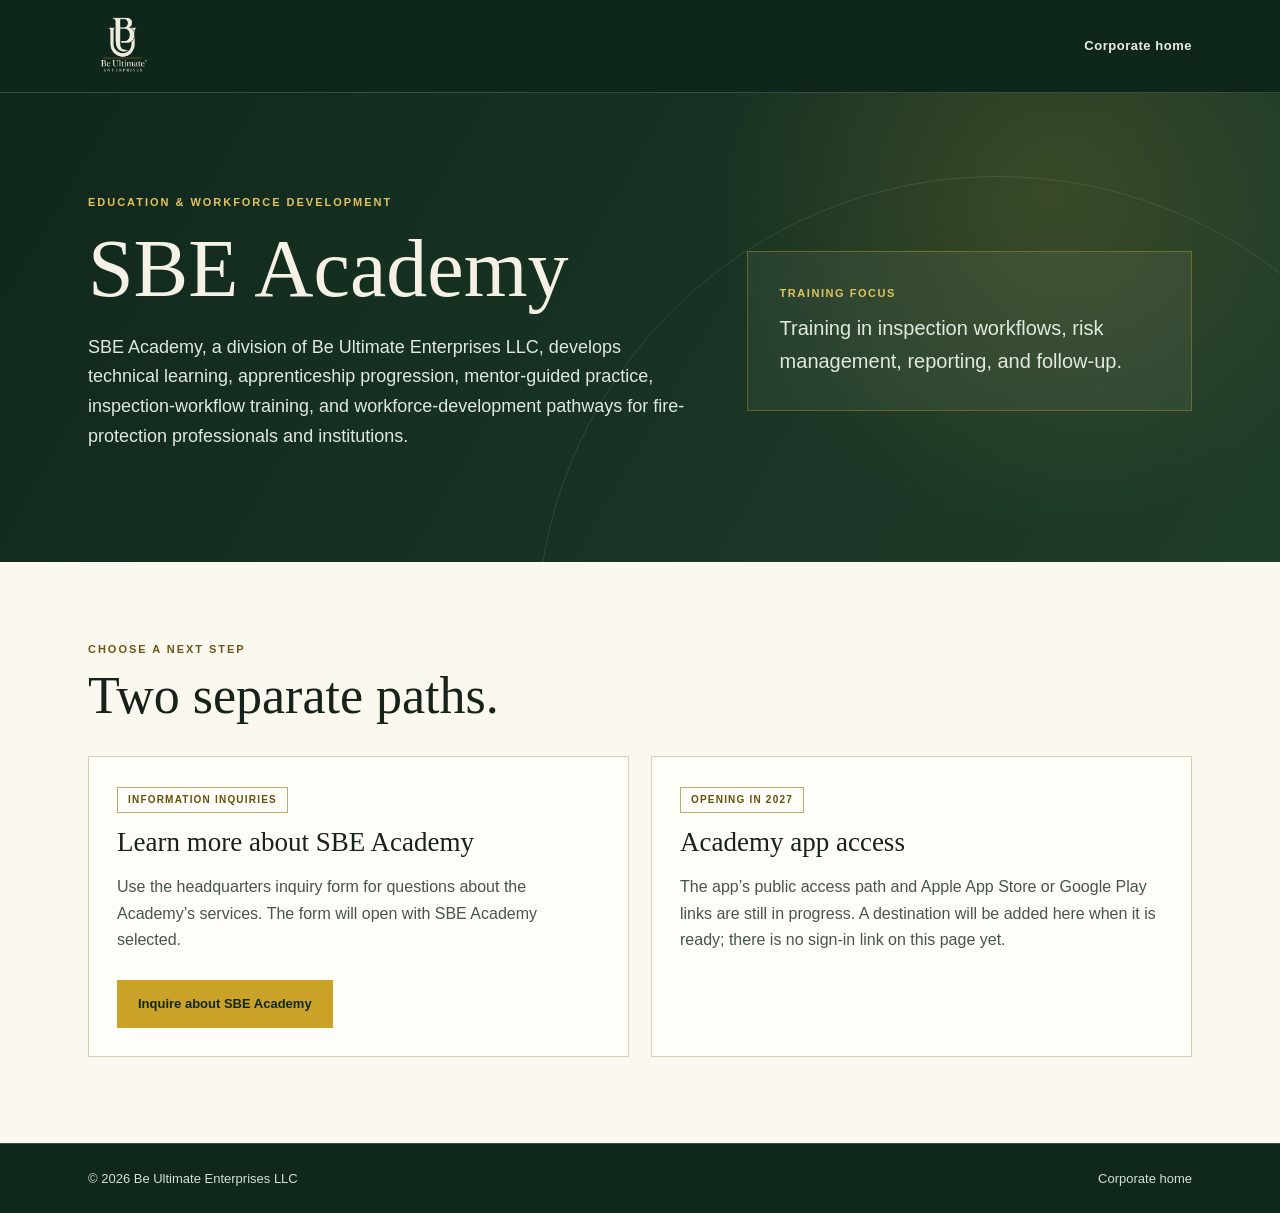
<file: sbe-academy/index.html>
<!doctype html>
<html lang="en">
<head>
  <meta charset="utf-8">
  <meta name="viewport" content="width=device-width, initial-scale=1">
  <title>SBE Academy | Be Ultimate Enterprises LLC</title>
  <meta name="description" content="SBE Academy, a division of Be Ultimate Enterprises LLC, develops technical learning, apprenticeship progression, mentor-guided practice, inspection-workflow training, and workforce-development pathways for fire-protection professionals and institutions.">
  <link rel="canonical" href="https://beultimateenterprises.com/sbe-academy/">
  <style>
    :root{--evergreen:#1f3d2b;--deep:#10281c;--ink:#16221a;--ivory:#f5f1e6;--paper:#fbf8f0;--gold:#c9a227;--line:rgba(201,162,39,.38);--max:1160px}
    *{box-sizing:border-box}html{scroll-behavior:smooth}body{margin:0;background:var(--deep);color:var(--ivory);font:16px/1.65 Arial,sans-serif}a{color:inherit;text-decoration:none}.wrap{max-width:var(--max);margin:auto;padding:0 28px}.skip{position:absolute;left:-9999px}.skip:focus{left:16px;top:16px;z-index:10;background:var(--gold);color:var(--deep);padding:10px 14px;font-weight:700}
    .nav-shell{position:sticky;top:0;z-index:5;background:rgba(16,40,28,.97);border-bottom:1px solid rgba(245,241,230,.18);backdrop-filter:blur(12px)}.nav{height:92px;display:flex;align-items:center;justify-content:space-between;gap:20px}.brand img{display:block;width:68px;height:68px;object-fit:contain}.nav-home{font-size:13px;font-weight:700;letter-spacing:.04em;color:#e6ede4}.nav-home:hover,.nav-home:focus{color:var(--gold)}
    .hero{position:relative;overflow:hidden;background:radial-gradient(circle at 82% 22%,rgba(201,162,39,.18),transparent 30%),linear-gradient(120deg,var(--deep),var(--evergreen));padding:100px 0 92px}.hero:after{content:"";position:absolute;right:-14vw;bottom:-42vw;width:72vw;height:72vw;border:1px solid rgba(245,241,230,.1);border-radius:50%;pointer-events:none}.hero-grid{position:relative;z-index:1;display:grid;grid-template-columns:1.15fr .85fr;gap:56px;align-items:center}.eyebrow{color:#e2c35c;font-size:11px;font-weight:700;letter-spacing:.18em;text-transform:uppercase}.hero h1{font:clamp(48px,7vw,82px)/1.02 Georgia,serif;font-weight:400;margin:16px 0 22px}.hero-copy{max-width:700px;color:#e1e9df;font-size:18px}.hero-card{border:1px solid var(--line);background:rgba(245,241,230,.055);padding:32px}.hero-card .label{color:#e2c35c;font-size:11px;text-transform:uppercase;letter-spacing:.14em;font-weight:700}.hero-card p{margin:10px 0 0;color:#e1e9df;font-size:20px}
    .paths{padding:78px 0 86px;background:var(--paper);color:var(--ink)}.paths .eyebrow{color:#6b5714}.paths h2{font:clamp(34px,5vw,52px)/1.08 Georgia,serif;font-weight:400;margin:10px 0 18px}.path-grid{display:grid;grid-template-columns:1fr 1fr;gap:22px;margin-top:32px}.path-card{border:1px solid #d5cfba;background:#fffdf7;padding:28px}.path-card h3{font:27px/1.15 Georgia,serif;font-weight:400;margin:14px 0 12px}.path-card p{color:#45564a}.status{display:inline-flex;align-items:center;border:1px solid #b8aa72;padding:4px 10px;color:#65500f;font-size:10px;font-weight:700;letter-spacing:.12em;text-transform:uppercase}.btn{display:inline-flex;align-items:center;justify-content:center;min-height:48px;margin-top:10px;padding:0 20px;border:1px solid var(--gold);background:var(--gold);color:var(--deep);font-weight:700;font-size:13px}.btn:hover,.btn:focus{background:#dfbd4d}.footer{border-top:1px solid rgba(245,241,230,.18);padding:24px 0;color:#d6ded5;font-size:13px}.footer-row{display:flex;justify-content:space-between;align-items:center;gap:18px;flex-wrap:wrap}.footer a:hover,.footer a:focus{color:var(--gold)}:focus-visible{outline:2px solid var(--gold);outline-offset:3px}
    @media(max-width:760px){.wrap{padding:0 20px}.nav{height:82px}.brand img{width:60px;height:60px}.hero{padding:66px 0}.hero-grid,.path-grid{grid-template-columns:1fr;gap:22px}.hero-card{padding:24px}.paths{padding:58px 0 64px}}
    @media(prefers-reduced-motion:reduce){html{scroll-behavior:auto}}
  </style>
</head>
<body>
  <a class="skip" href="#main">Skip to content</a>
  <header class="nav-shell">
    <div class="wrap nav">
      <a class="brand" href="../" aria-label="Be Ultimate Enterprises LLC home"><img src="../assets/be-ultimate-enterprises-light.png" alt="Be Ultimate Enterprises LLC official logo"></a>
      <a class="nav-home" href="../">Corporate home</a>
    </div>
  </header>
  <main id="main">
    <section class="hero">
      <div class="wrap hero-grid">
        <div>
          <div class="eyebrow">Education &amp; workforce development</div>
          <h1>SBE Academy</h1>
          <p class="hero-copy">SBE Academy, a division of Be Ultimate Enterprises LLC, develops technical learning, apprenticeship progression, mentor-guided practice, inspection-workflow training, and workforce-development pathways for fire-protection professionals and institutions.</p>
        </div>
        <aside class="hero-card">
          <div class="label">Training focus</div>
          <p>Training in inspection workflows, risk management, reporting, and follow-up.</p>
        </aside>
      </div>
    </section>
    <section class="paths">
      <div class="wrap">
        <div class="eyebrow">Choose a next step</div>
        <h2>Two separate paths.</h2>
        <div class="path-grid">
          <article class="path-card">
            <span class="status">Information inquiries</span>
            <h3>Learn more about SBE Academy</h3>
            <p>Use the headquarters inquiry form for questions about the Academy’s services. The form will open with SBE Academy selected.</p>
            <a class="btn" href="../#contact" data-academy-inquiry>Inquire about SBE Academy</a>
          </article>
          <article class="path-card">
            <span class="status">Opening in 2027</span>
            <h3>Academy app access</h3>
            <p>The app’s public access path and Apple App Store or Google Play links are still in progress. A destination will be added here when it is ready; there is no sign-in link on this page yet.</p>
          </article>
        </div>
      </div>
    </section>
  </main>
  <footer class="footer"><div class="wrap footer-row"><span>© 2026 Be Ultimate Enterprises LLC</span><a href="../">Corporate home</a></div></footer>
  <script>
    document.querySelectorAll('[data-academy-inquiry]').forEach(link => link.addEventListener('click', () => {
      try { sessionStorage.setItem('bu-inquiry-category', 'SBE Academy'); } catch { /* Storage is optional. */ }
    }));
  </script>
</body>
</html>
</file>
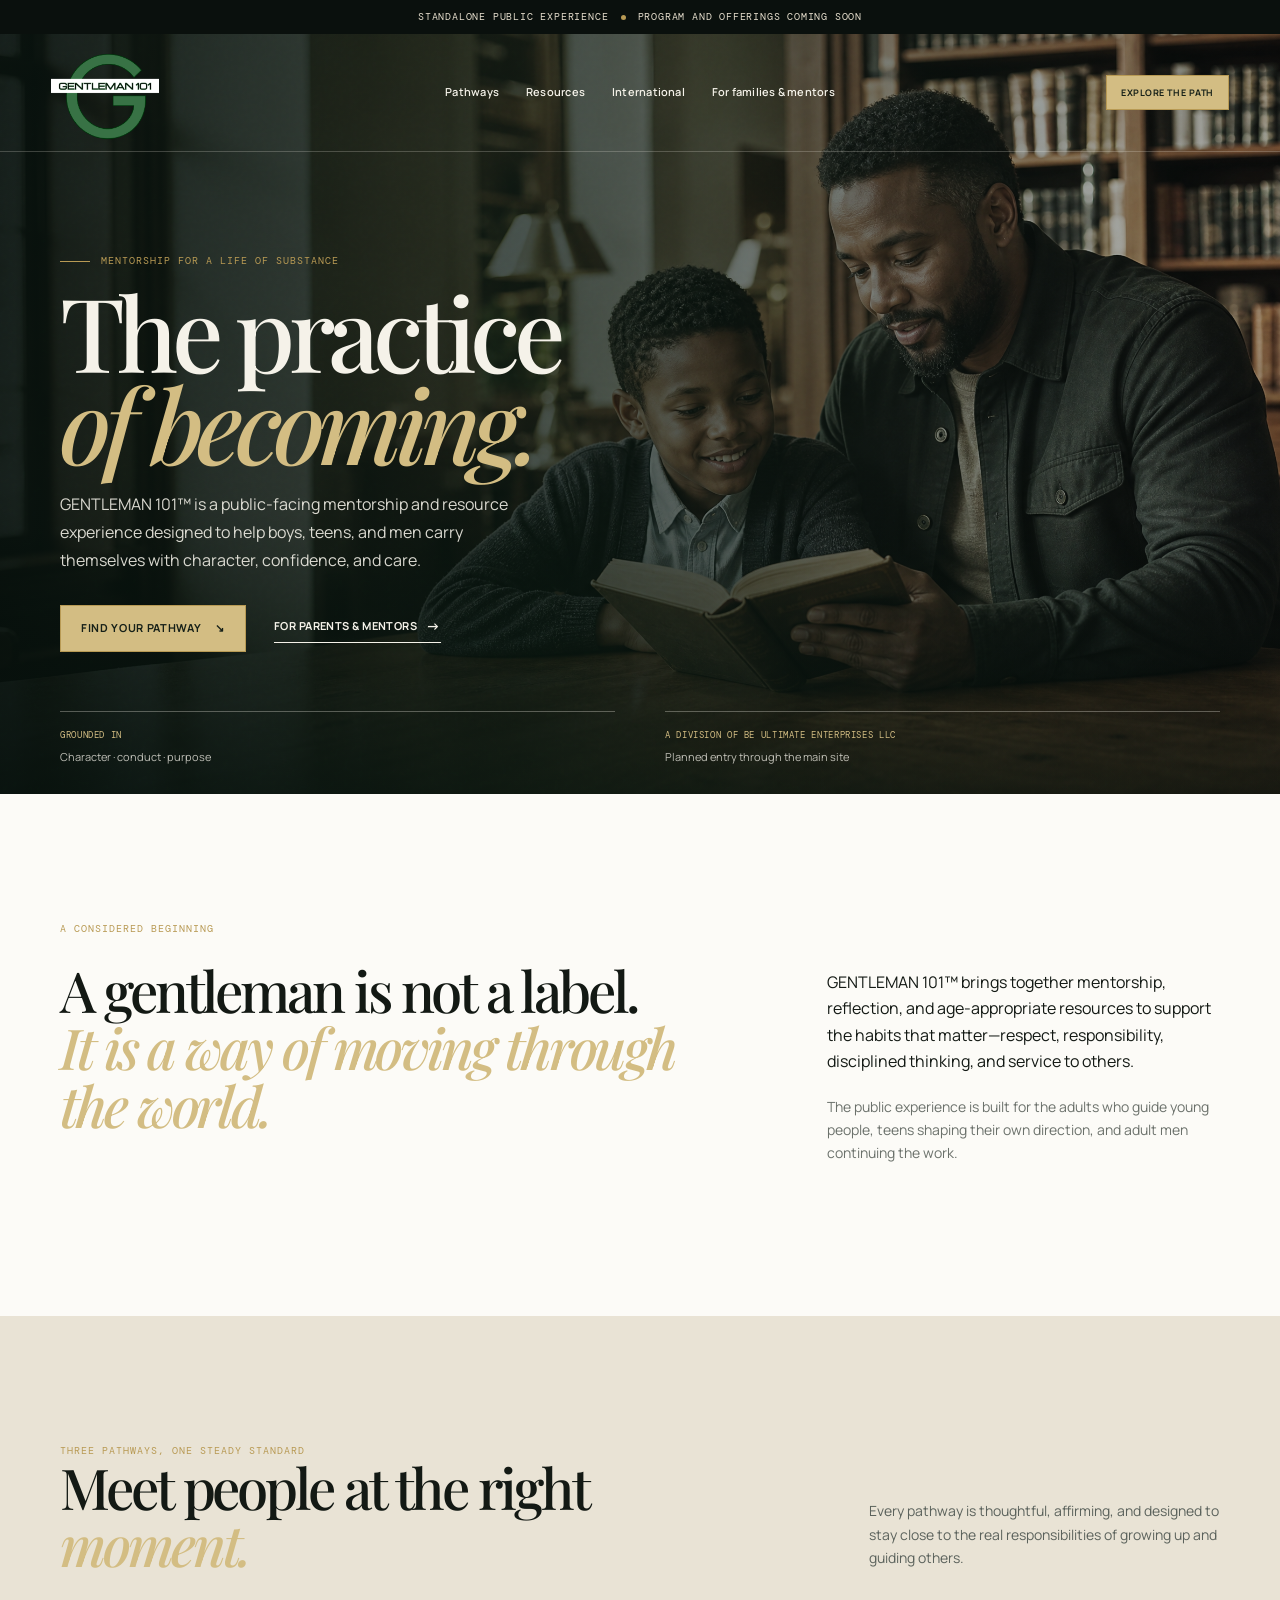
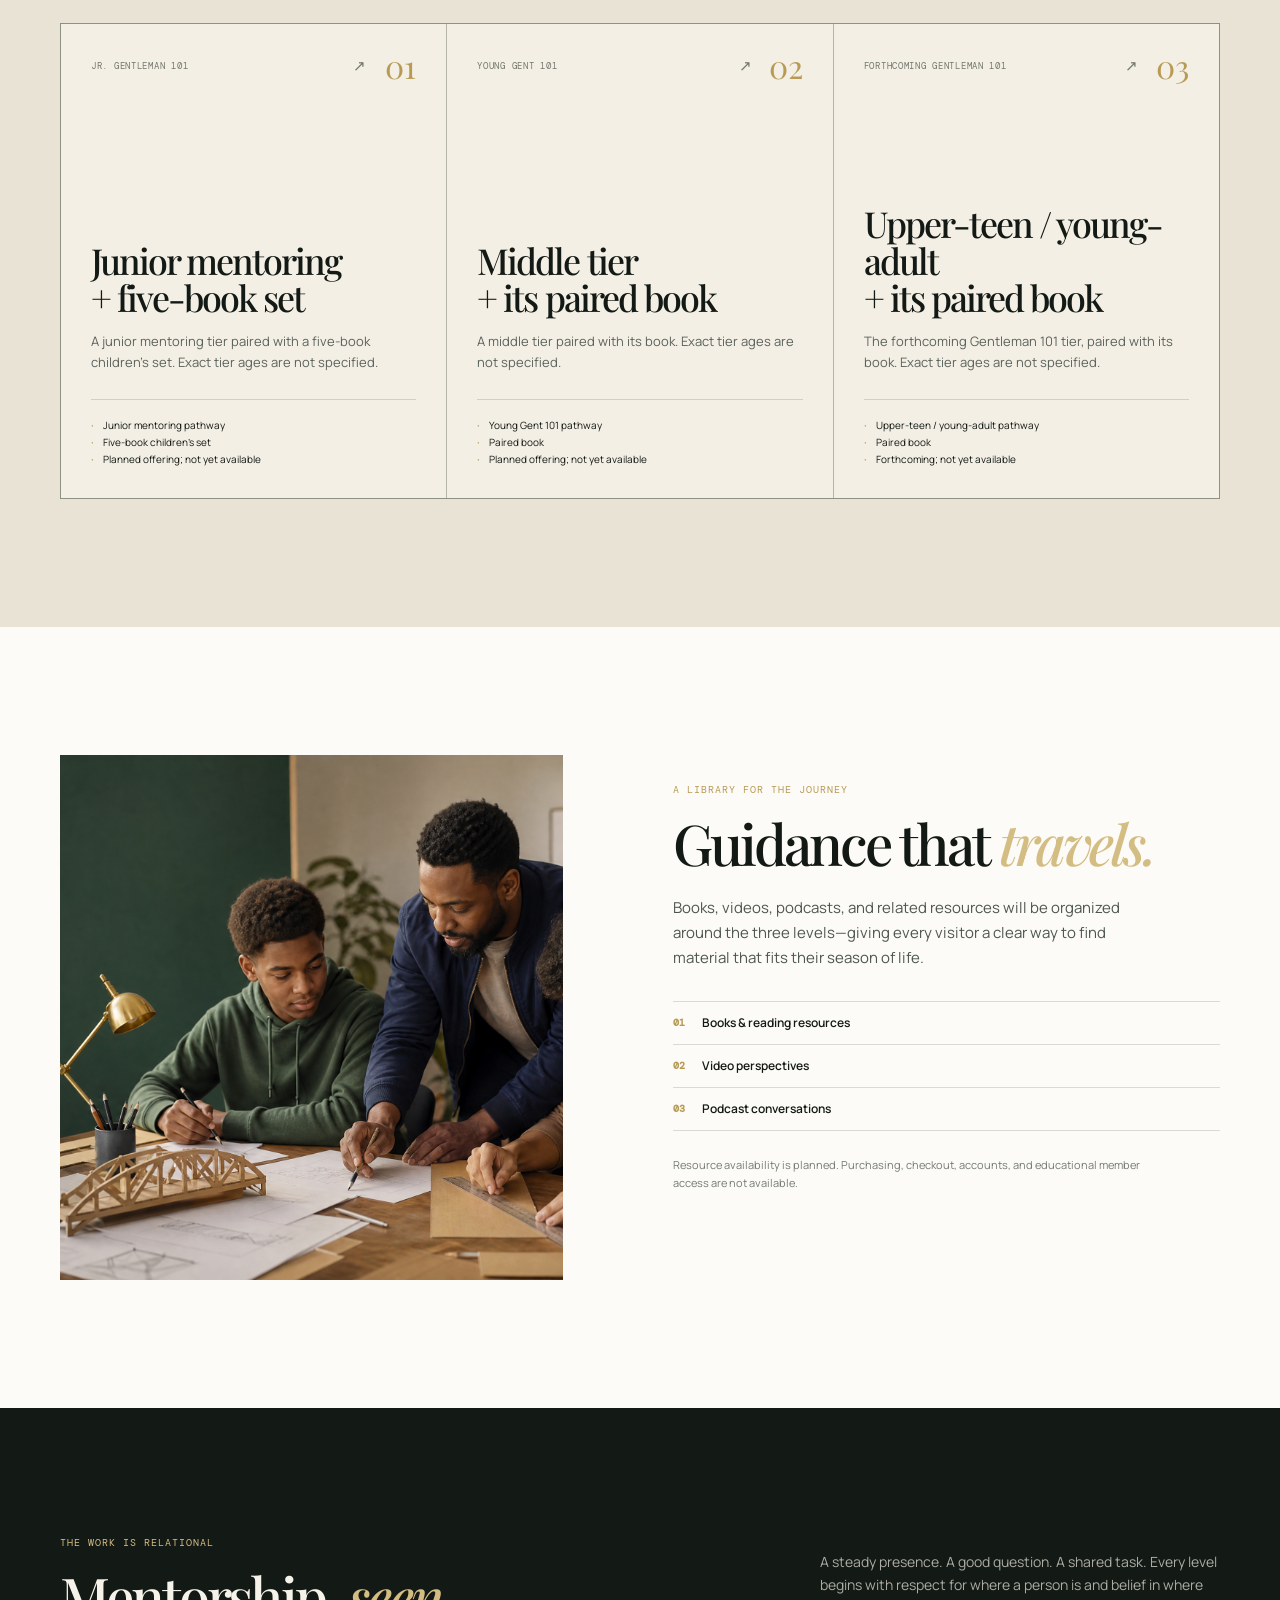
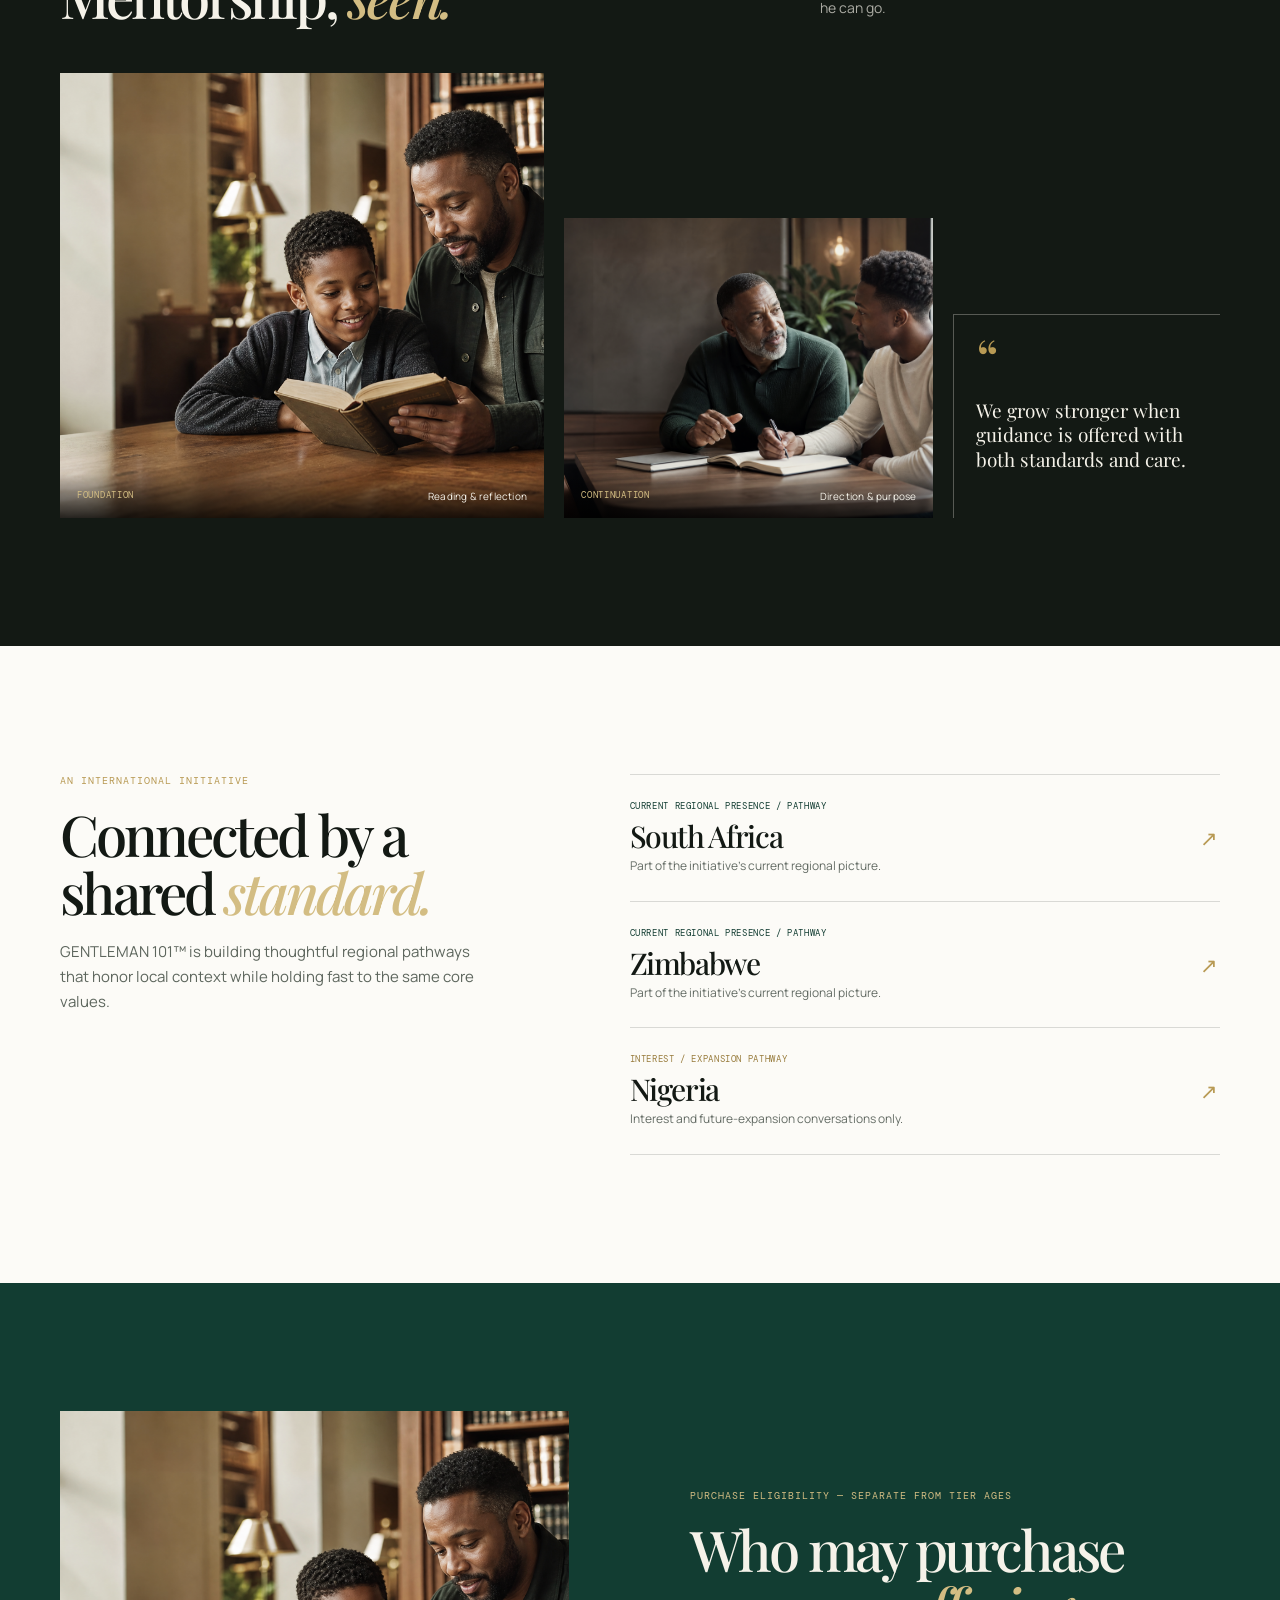
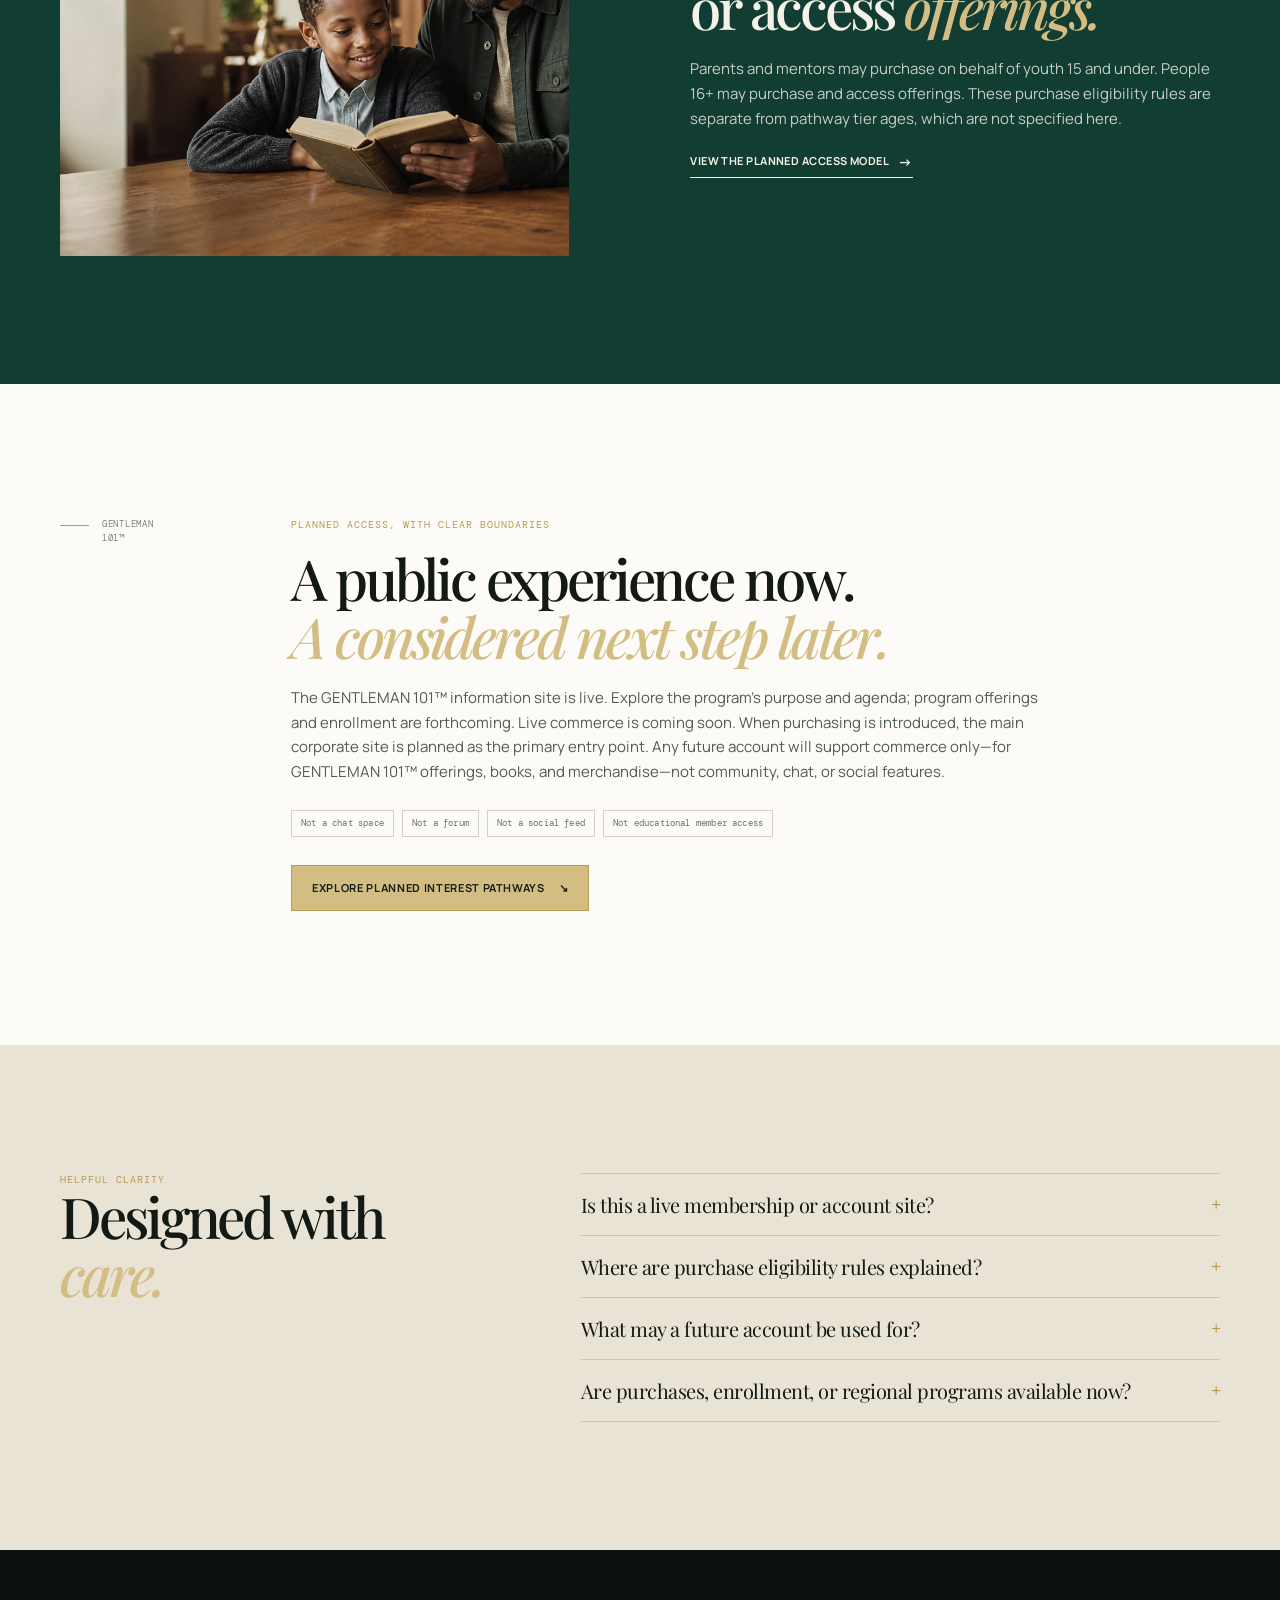
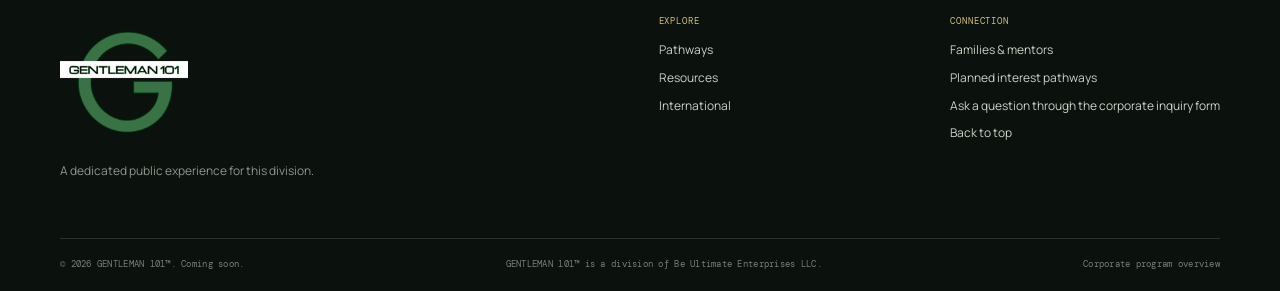
<file: gentleman101/standalone/index.html>
<!doctype html>
<html lang="en">
  <head>
    <meta charset="UTF-8" />
    <meta name="viewport" content="width=device-width, initial-scale=1.0" />
    <meta name="description" content="The live GENTLEMAN 101™ public information page from Be Ultimate Enterprises LLC. Mentorship, books, and other offerings remain forthcoming; enrollment, checkout, and accounts are unavailable." />
    <title>GENTLEMAN 101™ | Be Ultimate Enterprises LLC</title>
    <link rel="preconnect" href="https://fonts.googleapis.com" />
    <link rel="preconnect" href="https://fonts.gstatic.com" crossorigin />
    <link href="https://fonts.googleapis.com/css2?family=DM+Mono:wght@400;500&family=Manrope:wght@400;500;600;700&family=Playfair+Display:ital,wght@0,500;0,600;0,700;1,500;1,600&display=swap" rel="stylesheet" />
    <link rel="canonical" href="https://beultimateenterprises.com/gentleman101/standalone/" />
    <script type="application/ld+json">
    {
      "@context": "https://schema.org",
      "@graph": [
        {
          "@type": "Organization",
          "@id": "https://beultimateenterprises.com/#organization",
          "name": "Be Ultimate Enterprises LLC",
          "legalName": "Be Ultimate Enterprises LLC",
          "url": "https://beultimateenterprises.com/"
        },
        {
          "@type": "Organization",
          "@id": "https://beultimateenterprises.com/gentleman101/standalone/#organization",
          "name": "GENTLEMAN 101™",
          "url": "https://beultimateenterprises.com/gentleman101/standalone/",
          "parentOrganization": { "@id": "https://beultimateenterprises.com/#organization" }
        },
        {
          "@type": "WebSite",
          "@id": "https://beultimateenterprises.com/gentleman101/standalone/#website",
          "url": "https://beultimateenterprises.com/gentleman101/standalone/",
          "name": "GENTLEMAN 101™",
          "publisher": { "@id": "https://beultimateenterprises.com/#organization" }
        },
        {
          "@type": "WebPage",
          "@id": "https://beultimateenterprises.com/gentleman101/standalone/#webpage",
          "url": "https://beultimateenterprises.com/gentleman101/standalone/",
          "name": "GENTLEMAN 101™ | Be Ultimate Enterprises LLC",
          "isPartOf": { "@id": "https://beultimateenterprises.com/gentleman101/standalone/#website" },
          "about": { "@id": "https://beultimateenterprises.com/gentleman101/standalone/#organization" },
          "mainEntity": { "@id": "https://beultimateenterprises.com/gentleman101/standalone/#organization" }
        }
      ]
    }
    </script>
    <link rel="stylesheet" href="styles.css" />
  </head>
  <body>
    <a class="skip-link" href="#main">Skip to content</a>
    <div class="preview-bar">
      <span>Standalone public experience</span>
      <span class="preview-dot"></span>
      <span>Program and offerings coming soon</span>
    </div>

    <header class="site-header" data-header>
      <a class="official-logo-link" href="#top" aria-label="Gentleman 101 home">
        <img class="official-logo" src="assets/gentleman-101-main-logo.png" alt="GENTLEMAN 101™ main logo" />
      </a>
      <nav class="desktop-nav" aria-label="Primary navigation">
        <a href="#pathways">Pathways</a>
        <a href="#resources">Resources</a>
        <a href="#international">International</a>
        <a href="#guidance">For families & mentors</a>
      </nav>
      <button class="menu-button" type="button" aria-label="Open navigation" aria-expanded="false" data-menu-button>
        <span></span><span></span>
      </button>
      <div class="header-action">
        <a href="#interest" class="button button--small">Explore the path</a>
      </div>
    </header>

    <div class="mobile-nav" data-mobile-nav hidden>
      <a href="#pathways">Pathways</a>
      <a href="#resources">Resources</a>
      <a href="#international">International</a>
      <a href="#guidance">For families & mentors</a>
      <a href="#interest">Explore the path</a>
    </div>

    <main id="main">
      <section class="hero" id="top" aria-labelledby="hero-title">
        <div class="hero-media" aria-hidden="true"></div>
        <div class="hero-shade" aria-hidden="true"></div>
        <div class="hero-grain" aria-hidden="true"></div>
        <div class="hero-content page-shell">
          <div class="hero-pretitle"><span class="gold-rule"></span> Mentorship for a life of substance</div>
          <h1 id="hero-title">The practice<br /><em>of becoming.</em></h1>
          <p class="hero-copy">GENTLEMAN 101™ is a public-facing mentorship and resource experience designed to help boys, teens, and men carry themselves with character, confidence, and care.</p>
          <div class="hero-actions">
            <a class="button" href="#pathways">Find your pathway <span aria-hidden="true">↘</span></a>
            <a class="text-link text-link--light" href="#guidance">For parents & mentors <span aria-hidden="true">→</span></a>
          </div>
        </div>
        <div class="hero-meta page-shell">
          <div class="hero-meta-item"><span class="meta-label">Grounded in</span><span>Character · conduct · purpose</span></div>
          <div class="hero-meta-item"><span class="meta-label">A division of Be Ultimate Enterprises LLC</span><span>Planned entry through the main site</span></div>
        </div>
      </section>

      <section class="intro section page-shell" aria-labelledby="intro-title">
        <div class="section-eyebrow">A considered beginning</div>
        <div class="intro-grid">
          <h2 id="intro-title">A gentleman is not a label.<br /><em>It is a way of moving through the world.</em></h2>
          <div class="intro-copy">
            <p>GENTLEMAN 101™ brings together mentorship, reflection, and age-appropriate resources to support the habits that matter—respect, responsibility, disciplined thinking, and service to others.</p>
            <p class="quiet">The public experience is built for the adults who guide young people, teens shaping their own direction, and adult men continuing the work.</p>
          </div>
        </div>
      </section>

      <section class="pathways section section--warm" id="pathways" aria-labelledby="pathways-title">
        <div class="page-shell">
          <div class="section-heading split-heading">
            <div>
              <div class="section-eyebrow">Three pathways, one steady standard</div>
              <h2 id="pathways-title">Meet people at the right <em>moment.</em></h2>
            </div>
            <p>Every pathway is thoughtful, affirming, and designed to stay close to the real responsibilities of growing up and guiding others.</p>
          </div>

          <div class="pathway-grid">
            <article class="pathway-card pathway-card--foundation">
              <div class="card-index">01</div>
              <div class="card-topline"><span>Jr. Gentleman 101</span><span class="card-symbol">↗</span></div>
              <h3>Junior mentoring<br />+ five-book set</h3>
              <p>A junior mentoring tier paired with a five-book children's set. Exact tier ages are not specified.</p>
              <ul class="card-list">
                <li>Junior mentoring pathway</li>
                <li>Five-book children's set</li>
                <li>Planned offering; not yet available</li>
              </ul>
            </article>

            <article class="pathway-card pathway-card--teen">
              <div class="card-index">02</div>
              <div class="card-topline"><span>Young Gent 101</span><span class="card-symbol">↗</span></div>
              <h3>Middle tier<br />+ its paired book</h3>
              <p>A middle tier paired with its book. Exact tier ages are not specified.</p>
              <ul class="card-list">
                <li>Young Gent 101 pathway</li>
                <li>Paired book</li>
                <li>Planned offering; not yet available</li>
              </ul>
            </article>

            <article class="pathway-card pathway-card--adult">
              <div class="card-index">03</div>
              <div class="card-topline"><span>Forthcoming Gentleman 101</span><span class="card-symbol">↗</span></div>
              <h3>Upper-teen / young-adult<br />+ its paired book</h3>
              <p>The forthcoming Gentleman 101 tier, paired with its book. Exact tier ages are not specified.</p>
              <ul class="card-list">
                <li>Upper-teen / young-adult pathway</li>
                <li>Paired book</li>
                <li>Forthcoming; not yet available</li>
              </ul>
            </article>
          </div>
        </div>
      </section>

      <section class="resource-portrait section page-shell" id="resources" aria-labelledby="resources-title">
        <div class="resource-image-wrap"><img src="assets/teen-skill-workshop.png" alt="A mentor guiding teens through a structured skill-building project." loading="lazy" /></div>
        <div class="resource-copy">
          <div class="section-eyebrow">A library for the journey</div>
          <h2 id="resources-title">Guidance that <em>travels.</em></h2>
          <p>Books, videos, podcasts, and related resources will be organized around the three levels—giving every visitor a clear way to find material that fits their season of life.</p>
          <div class="resource-types">
            <div><span class="resource-number">01</span><span>Books & reading resources</span></div>
            <div><span class="resource-number">02</span><span>Video perspectives</span></div>
            <div><span class="resource-number">03</span><span>Podcast conversations</span></div>
          </div>
          <p class="microcopy">Resource availability is planned. Purchasing, checkout, accounts, and educational member access are not available.</p>
        </div>
      </section>

      <section class="mentorship section section--ink" aria-labelledby="mentorship-title">
        <div class="page-shell">
          <div class="section-heading mentorship-heading">
            <div>
              <div class="section-eyebrow section-eyebrow--gold">The work is relational</div>
              <h2 id="mentorship-title">Mentorship, <em>seen.</em></h2>
            </div>
            <p>A steady presence. A good question. A shared task. Every level begins with respect for where a person is and belief in where he can go.</p>
          </div>
          <div class="photo-rail">
            <figure class="photo-card photo-card--large">
              <img src="assets/foundation-mentorship.png" alt="A mentor and a young boy reading together at a library table." loading="lazy" />
              <figcaption><span>Foundation</span><span>Reading & reflection</span></figcaption>
            </figure>
            <figure class="photo-card photo-card--small">
              <img src="assets/adult-guidance.png" alt="A mentor and a young adult man having a focused planning conversation." loading="lazy" />
              <figcaption><span>Continuation</span><span>Direction & purpose</span></figcaption>
            </figure>
            <div class="photo-quote">
              <span class="quote-mark">“</span>
              <p>We grow stronger when guidance is offered with both standards and care.</p>
            </div>
          </div>
        </div>
      </section>

      <section class="international section" id="international" aria-labelledby="international-title">
        <div class="page-shell international-grid">
          <div>
            <div class="section-eyebrow">An international initiative</div>
            <h2 id="international-title">Connected by a shared <em>standard.</em></h2>
            <p>GENTLEMAN 101™ is building thoughtful regional pathways that honor local context while holding fast to the same core values.</p>
          </div>
          <div class="region-list" role="list">
            <article class="region-card region-card--current" role="listitem">
              <span class="region-status">Current regional presence / pathway</span>
              <h3>South Africa</h3>
              <p>Part of the initiative’s current regional picture.</p>
            </article>
            <article class="region-card region-card--current" role="listitem">
              <span class="region-status">Current regional presence / pathway</span>
              <h3>Zimbabwe</h3>
              <p>Part of the initiative’s current regional picture.</p>
            </article>
            <article class="region-card region-card--future" role="listitem">
              <span class="region-status">Interest / expansion pathway</span>
              <h3>Nigeria</h3>
              <p>Interest and future-expansion conversations only.</p>
            </article>
          </div>
        </div>
      </section>

      <section class="guidance section section--green" id="guidance" aria-labelledby="guidance-title">
        <div class="page-shell guidance-grid">
          <div class="guidance-image-wrap"><img src="assets/foundation-mentorship.png" alt="An adult mentor reading with a young boy in a supportive setting." loading="lazy" /></div>
          <div class="guidance-copy">
            <div class="section-eyebrow section-eyebrow--gold">Purchase eligibility — separate from tier ages</div>
            <h2 id="guidance-title">Who may purchase<br />or access <em>offerings.</em></h2>
            <p>Parents and mentors may purchase on behalf of youth 15 and under. People 16+ may purchase and access offerings. These purchase eligibility rules are separate from pathway tier ages, which are not specified here.</p>
            <a class="text-link text-link--light" href="#interest">View the planned access model <span aria-hidden="true">→</span></a>
          </div>
        </div>
      </section>

      <section class="access section page-shell" id="interest" aria-labelledby="access-title">
        <div class="access-aside"><span class="aside-line"></span><span>GENTLEMAN<br />101™</span></div>
        <div class="access-main">
          <div class="section-eyebrow">Planned access, with clear boundaries</div>
          <h2 id="access-title">A public experience now.<br /><em>A considered next step later.</em></h2>
          <p>The GENTLEMAN 101™ information site is live. Explore the program’s purpose and agenda; program offerings and enrollment are forthcoming. Live commerce is coming soon. When purchasing is introduced, the main corporate site is planned as the primary entry point. Any future account will support commerce only—for GENTLEMAN 101™ offerings, books, and merchandise—not community, chat, or social features.</p>
          <div class="access-boundaries" aria-label="Planned access boundaries">
            <span>Not a chat space</span><span>Not a forum</span><span>Not a social feed</span><span>Not educational member access</span>
          </div>
          <button class="button" type="button" data-interest-button>Explore planned interest pathways <span aria-hidden="true">↘</span></button>
          <p class="interest-message" data-interest-message hidden tabindex="-1">Interest and inquiry routing is not available yet. This site collects no personal information and enables no account, checkout, enrollment, or purchase flow.</p>
        </div>
      </section>

      <section class="faq section section--warm" aria-labelledby="faq-title">
        <div class="page-shell faq-grid">
          <div>
            <div class="section-eyebrow">Helpful clarity</div>
            <h2 id="faq-title">Designed with<br /><em>care.</em></h2>
          </div>
          <div class="faq-list">
            <details>
              <summary>Is this a live membership or account site?<span>+</span></summary>
              <p>No. This site does not provide a member login, educational access, group chat, forum, peer community, or social feed.</p>
            </details>
            <details>
              <summary>Where are purchase eligibility rules explained?<span>+</span></summary>
              <p>See the distinct Purchase Eligibility section above. Pathway tier ages are not specified here.</p>
            </details>
            <details>
              <summary>What may a future account be used for?<span>+</span></summary>
              <p>Future accounts are for commerce only. They will not provide community, chat, forum, peer-network, or social-feed features.</p>
            </details>
            <details>
              <summary>Are purchases, enrollment, or regional programs available now?<span>+</span></summary>
              <p>No. Purchasing, enrollment, pricing, and program operations are not available. This site describes planned pathways and regional information.</p>
            </details>
          </div>
        </div>
      </section>
    </main>

    <footer class="site-footer">
      <div class="page-shell footer-grid">
        <div class="footer-brand">
        <img class="official-logo official-logo--footer" src="assets/gentleman-101-main-logo.png" alt="GENTLEMAN 101™ main logo" />
          <p>A dedicated public experience for this division.</p>
        </div>
        <div class="footer-links">
          <div><span class="footer-label">Explore</span><a href="#pathways">Pathways</a><a href="#resources">Resources</a><a href="#international">International</a></div>
          <div><span class="footer-label">Connection</span><a href="#guidance">Families & mentors</a><a href="#interest">Planned interest pathways</a><a href="https://beultimateenterprises.com/#contact" data-g101-inquiry="Mentorship &amp; Youth Development">Ask a question through the corporate inquiry form</a><a href="#top">Back to top</a></div>
        </div>
      </div>
      <div class="footer-bottom page-shell"><span>© 2026 GENTLEMAN 101™. Coming soon.</span><span>GENTLEMAN 101™ is a division of Be Ultimate Enterprises LLC.</span><a href="../">Corporate program overview</a></div>
    </footer>
    <script>
      document.querySelectorAll('[data-g101-inquiry]').forEach(link => {
        link.addEventListener('click', () => {
          try { sessionStorage.setItem('bu-inquiry-category', link.dataset.g101Inquiry); } catch {}
        });
      });
    </script>
    <script src="script.js"></script>
  </body>
</html>
</file>
<file: gentleman101/standalone/styles.css>
:root {
  --ink: #131914;
  --ink-soft: #202820;
  --evergreen: #123d32;
  --evergreen-deep: #0c2c24;
  --moss: #829078;
  --cream: #f5f2e9;
  --warm: #e9e3d5;
  --sand: #cfc5ad;
  --gold: #b89a54;
  --gold-light: #d3bd83;
  --paper: #fcfbf7;
  --line: rgba(19, 25, 20, .15);
  --serif: "Playfair Display", Georgia, serif;
  --sans: "Manrope", Arial, sans-serif;
  --mono: "DM Mono", monospace;
}

* { box-sizing: border-box; }
html { scroll-behavior: smooth; }
body { margin: 0; color: var(--ink); background: var(--paper); font-family: var(--sans); font-size: 16px; line-height: 1.65; }
body.menu-open { overflow: hidden; }
img { display: block; max-width: 100%; }
a { color: inherit; text-decoration: none; }
button { font: inherit; }
::selection { background: var(--gold); color: var(--ink); }

.skip-link { position: fixed; z-index: 100; left: 16px; top: -100px; padding: 10px 15px; border-radius: 3px; color: var(--ink); background: var(--cream); font-weight: 700; }
.skip-link:focus { top: 16px; }
.page-shell { width: min(1160px, calc(100% - 56px)); margin-inline: auto; }
.section { padding: 128px 0; }

.preview-bar { min-height: 34px; padding: 8px 28px; display: flex; align-items: center; justify-content: center; gap: 12px; color: #e6decd; background: #0a100d; font-family: var(--mono); font-size: 10px; letter-spacing: .08em; text-transform: uppercase; }
.preview-dot { width: 5px; height: 5px; border-radius: 100%; background: var(--gold); }

.site-header { position: absolute; z-index: 20; top: 34px; left: 0; width: 100%; height: 118px; padding: 0 4vw; display: grid; grid-template-columns: 1fr auto 1fr; align-items: center; color: var(--cream); border-bottom: 1px solid rgba(245,242,233,.22); }
.official-logo-link { display: block; width: 108px; line-height: 0; }
.official-logo { display: block; width: 100%; height: auto; }
.desktop-nav { display: flex; gap: 27px; align-items: center; font-size: 11px; font-weight: 600; letter-spacing: .02em; }
.desktop-nav a { position: relative; white-space: nowrap; }
.desktop-nav a::after { content: ""; position: absolute; left: 0; bottom: -7px; width: 0; height: 1px; background: var(--gold-light); transition: width .25s ease; }
.desktop-nav a:hover::after, .desktop-nav a:focus-visible::after { width: 100%; }
.header-action { justify-self: end; }
.menu-button { display: none; padding: 12px; border: 0; color: var(--cream); background: transparent; cursor: pointer; }
.menu-button span { display: block; width: 22px; height: 1px; margin: 5px 0; background: currentColor; transition: transform .25s ease; }
.mobile-nav { position: fixed; z-index: 19; top: 152px; left: 0; width: 100%; padding: 24px 7vw 32px; display: flex; flex-direction: column; gap: 16px; color: var(--cream); background: var(--evergreen-deep); box-shadow: 0 16px 26px rgba(0,0,0,.25); }
.mobile-nav[hidden] { display: none; }
.mobile-nav a { padding-bottom: 8px; border-bottom: 1px solid rgba(245,242,233,.17); font-family: var(--serif); font-size: 21px; }

.button { display: inline-flex; align-items: center; justify-content: center; gap: 14px; padding: 15px 20px; border: 1px solid var(--gold); color: #162018; background: var(--gold-light); font-size: 11px; font-weight: 700; letter-spacing: .06em; line-height: 1.3; text-transform: uppercase; transition: transform .2s ease, background .2s ease, border-color .2s ease; cursor: pointer; }
.button:hover, .button:focus-visible { transform: translateY(-3px); border-color: #e7d49d; background: #e7d49d; }
.button--small { padding: 11px 14px; font-size: 9px; }
.text-link { display: inline-flex; gap: 9px; align-items: center; width: max-content; border-bottom: 1px solid currentColor; padding-bottom: 4px; font-weight: 700; font-size: 11px; letter-spacing: .04em; text-transform: uppercase; }
.text-link span { font-size: 14px; transition: transform .2s ease; }
.text-link:hover span, .text-link:focus-visible span { transform: translateX(4px); }
.text-link--light { color: var(--cream); }

.hero { position: relative; min-height: 760px; overflow: hidden; color: var(--cream); background: var(--ink); }
.hero-media { position: absolute; inset: 0; background: url("assets/foundation-mentorship.png") center/cover no-repeat; filter: saturate(.68) contrast(.95); transform: scale(1.02); }
.hero-shade { position: absolute; inset: 0; background: linear-gradient(90deg, rgba(6,16,12,.93) 0%, rgba(8,22,15,.73) 42%, rgba(5,14,11,.24) 100%), linear-gradient(0deg, rgba(7,16,12,.75) 0%, transparent 37%); }
.hero-grain { position: absolute; inset: 0; opacity: .14; background-image: url("data:image/svg+xml,%3Csvg viewBox='0 0 180 180' xmlns='http://www.w3.org/2000/svg'%3E%3Cfilter id='n'%3E%3CfeTurbulence type='fractalNoise' baseFrequency='.88' numOctaves='2' stitchTiles='stitch'/%3E%3C/filter%3E%3Crect width='100%25' height='100%25' filter='url(%23n)' opacity='.22'/%3E%3C/svg%3E"); mix-blend-mode: soft-light; }
.hero-content { position: relative; z-index: 1; padding-top: 220px; }
.hero-pretitle, .section-eyebrow { display: flex; align-items: center; gap: 11px; color: var(--gold); font-family: var(--mono); font-size: 10px; letter-spacing: .1em; line-height: 1.4; text-transform: uppercase; }
.gold-rule { display: inline-block; width: 30px; height: 1px; background: var(--gold); }
h1, h2, h3, p { margin-top: 0; }
h1 { margin: 17px 0 21px; max-width: 720px; font-family: var(--serif); font-size: clamp(64px, 8vw, 116px); font-weight: 500; letter-spacing: -.065em; line-height: .9; }
h1 em, h2 em { color: var(--gold-light); font-weight: 500; }
.hero-copy { max-width: 490px; color: rgba(245,242,233,.88); font-size: 16px; line-height: 1.75; }
.hero-actions { display: flex; align-items: center; gap: 28px; margin-top: 31px; }
.hero-meta { position: absolute; z-index: 1; bottom: 28px; left: 50%; transform: translateX(-50%); display: grid; grid-template-columns: 1fr 1fr; gap: 50px; color: rgba(245,242,233,.76); font-size: 11px; }
.hero-meta-item { display: flex; flex-direction: column; gap: 5px; padding-top: 16px; border-top: 1px solid rgba(245,242,233,.31); }
.meta-label { color: var(--gold-light); font-family: var(--mono); font-size: 9px; letter-spacing: .07em; text-transform: uppercase; }

.intro { padding-bottom: 132px; }
.intro-grid { display: grid; grid-template-columns: 1.2fr .75fr; align-items: start; gap: 12%; padding-top: 25px; }
h2 { margin-bottom: 0; font-family: var(--serif); font-size: clamp(40px, 4.4vw, 65px); font-weight: 500; letter-spacing: -.055em; line-height: 1.02; }
h2 em { font-style: italic; }
.intro-copy { padding-top: 8px; font-size: 16px; }
.intro-copy p { margin-bottom: 20px; }
.quiet { color: #6b716b; font-size: 14px; }

.section--warm { background: var(--warm); }
.split-heading { display: grid; grid-template-columns: 1.05fr .55fr; gap: 12%; align-items: end; margin-bottom: 50px; }
.split-heading p { margin: 0 0 4px; color: #5b625c; font-size: 14px; }
.pathway-grid { display: grid; grid-template-columns: repeat(3, 1fr); gap: 1px; background: rgba(22,41,29,.25); border: 1px solid rgba(22,41,29,.25); }
.pathway-card { min-height: 474px; padding: 30px; display: flex; flex-direction: column; position: relative; background: #f3efe5; transition: background .22s ease, color .22s ease; }
.pathway-card:hover { color: var(--cream); background: var(--evergreen); }
.card-index { position: absolute; top: 26px; right: 30px; color: var(--gold); font-family: var(--serif); font-size: 32px; line-height: 1; }
.card-topline { padding-right: 50px; display: flex; align-items: center; justify-content: space-between; color: #72776d; font-family: var(--mono); font-size: 9px; letter-spacing: .08em; text-transform: uppercase; }
.pathway-card:hover .card-topline { color: var(--gold-light); }
.card-symbol { font-size: 15px; }
.pathway-card h3 { margin: auto 0 15px; max-width: 300px; font-family: var(--serif); font-size: clamp(29px, 2.8vw, 38px); font-weight: 500; letter-spacing: -.055em; line-height: 1.03; }
.pathway-card p { margin-bottom: 25px; color: #5b625c; font-size: 13px; line-height: 1.65; }
.pathway-card:hover p { color: rgba(245,242,233,.78); }
.card-list { margin: 0; padding: 17px 0 0; border-top: 1px solid var(--line); list-style: none; font-size: 10px; line-height: 1.7; }
.pathway-card:hover .card-list { border-color: rgba(245,242,233,.21); }
.card-list li { position: relative; padding-left: 12px; }
.card-list li::before { position: absolute; left: 0; content: "·"; color: var(--gold); font-weight: 700; }

.resource-portrait { display: grid; grid-template-columns: .92fr 1fr; align-items: stretch; gap: 9.5%; }
.resource-image-wrap { min-height: 525px; overflow: hidden; background: var(--ink); }
.resource-image-wrap img { height: 100%; width: 100%; object-fit: cover; }
.resource-copy { padding: 28px 0; }
.resource-copy h2 { margin: 17px 0 25px; }
.resource-copy > p { max-width: 480px; color: #4e574e; font-size: 15px; }
.resource-types { margin: 31px 0 25px; border-top: 1px solid var(--line); }
.resource-types div { display: flex; gap: 17px; align-items: center; padding: 11px 0; border-bottom: 1px solid var(--line); font-size: 12px; font-weight: 600; }
.resource-number { color: var(--gold); font-family: var(--mono); font-size: 10px; }
.microcopy { color: #757a73 !important; font-size: 11px !important; line-height: 1.65; }

.section--ink { color: var(--cream); background: var(--ink); }
.mentorship-heading { display: grid; grid-template-columns: 1fr .62fr; align-items: end; gap: 10%; margin-bottom: 49px; }
.mentorship-heading h2 { margin-top: 17px; }
.mentorship-heading p { margin: 0 0 5px; color: rgba(245,242,233,.68); font-size: 14px; }
.section-eyebrow--gold { color: var(--gold-light); }
.photo-rail { display: grid; grid-template-columns: 1.18fr .9fr .65fr; align-items: end; gap: 20px; }
.photo-card { margin: 0; position: relative; overflow: hidden; }
.photo-card--large { height: 445px; }
.photo-card--small { height: 300px; }
.photo-card img { width: 100%; height: 100%; object-fit: cover; filter: saturate(.78); transition: transform .5s ease; }
.photo-card:hover img { transform: scale(1.04); }
.photo-card figcaption { position: absolute; right: 0; bottom: 0; left: 0; display: flex; justify-content: space-between; gap: 15px; padding: 14px 17px; color: var(--cream); background: linear-gradient(transparent, rgba(0,0,0,.8)); font-size: 10px; letter-spacing: .02em; }
.photo-card figcaption span:first-child { color: var(--gold-light); font-family: var(--mono); font-size: 9px; letter-spacing: .08em; text-transform: uppercase; }
.photo-quote { min-height: 204px; padding: 22px 0 20px 22px; border-top: 1px solid rgba(245,242,233,.3); border-left: 1px solid rgba(245,242,233,.3); }
.quote-mark { color: var(--gold); font-family: var(--serif); font-size: 55px; line-height: .75; }
.photo-quote p { margin: 10px 0 0; font-family: var(--serif); font-size: 19px; line-height: 1.3; }

.international { padding: 128px 0; background: var(--paper); }
.international-grid { display: grid; grid-template-columns: .78fr 1.1fr; gap: 13%; align-items: start; }
.international h2 { margin: 17px 0 20px; }
.international-grid > div > p { color: #5d665d; font-size: 15px; }
.region-list { border-top: 1px solid var(--line); }
.region-card { position: relative; padding: 24px 92px 25px 0; border-bottom: 1px solid var(--line); }
.region-card::after { position: absolute; right: 2px; top: 50%; color: var(--gold); content: "↗"; font-size: 21px; transform: translateY(-50%); }
.region-status { display: block; margin-bottom: 6px; color: var(--evergreen); font-family: var(--mono); font-size: 9px; letter-spacing: .07em; text-transform: uppercase; }
.region-card--future .region-status { color: #987c3d; }
.region-card h3 { margin-bottom: 3px; font-family: var(--serif); font-size: 30px; font-weight: 500; letter-spacing: -.045em; line-height: 1.1; }
.region-card p { margin: 0; color: #646c65; font-size: 12px; }

.section--green { color: var(--cream); background: var(--evergreen); }
.guidance-grid { display: grid; grid-template-columns: .96fr 1fr; align-items: center; gap: 10.5%; }
.guidance-image-wrap { height: 445px; overflow: hidden; }
.guidance-image-wrap img { width: 100%; height: 100%; object-fit: cover; filter: saturate(.78); }
.guidance-copy h2 { margin: 17px 0 22px; }
.guidance-copy p { color: rgba(245,242,233,.8); font-size: 15px; }

.access { display: grid; grid-template-columns: 1fr 6.2fr; gap: 7%; padding-top: 134px; padding-bottom: 134px; }
.access-aside { display: flex; align-items: flex-start; gap: 13px; color: #7c837c; font-family: var(--mono); font-size: 9px; letter-spacing: .08em; line-height: 1.55; }
.aside-line { width: 29px; height: 1px; margin-top: 7px; background: var(--gold); }
.access-main h2 { margin: 17px 0 22px; }
.access-main > p { max-width: 760px; color: #525b53; font-size: 15px; }
.access-boundaries { display: flex; flex-wrap: wrap; gap: 8px; margin: 25px 0 28px; }
.access-boundaries span { padding: 5px 9px; border: 1px solid #d5d0c1; color: #6d746b; font-family: var(--mono); font-size: 9px; letter-spacing: .02em; }
.interest-message { margin-top: 19px !important; padding: 14px 15px; max-width: 700px; border-left: 3px solid var(--gold); color: #3d493f !important; background: var(--cream); font-size: 12px !important; }

.faq-grid { display: grid; grid-template-columns: .7fr 1.25fr; gap: 14%; }
.faq-list { border-top: 1px solid var(--line); }
details { border-bottom: 1px solid var(--line); }
summary { display: flex; align-items: center; justify-content: space-between; gap: 20px; padding: 18px 0; cursor: pointer; list-style: none; font-family: var(--serif); font-size: 20px; letter-spacing: -.025em; line-height: 1.25; }
summary::-webkit-details-marker { display: none; }
summary span { color: var(--gold); font-family: var(--sans); font-size: 18px; font-weight: 400; transition: transform .2s ease; }
details[open] summary span { transform: rotate(45deg); }
details p { max-width: 680px; padding-bottom: 19px; color: #555e55; font-size: 13px; }

.site-footer { padding: 64px 0 19px; color: #d6d9d0; background: #0b120e; }
.footer-grid { display: grid; grid-template-columns: .9fr 1.1fr; gap: 12%; padding-bottom: 57px; }
.official-logo--footer { width: 128px; }
.footer-brand p { max-width: 290px; margin: 19px 0 0; color: #8e968c; font-size: 12px; }
.footer-links { display: grid; grid-template-columns: 1fr 1fr; gap: 30px; }
.footer-links > div { display: flex; flex-direction: column; gap: 8px; font-size: 12px; }
.footer-links a { width: max-content; color: #ccd1c7; }
.footer-links a:hover, .footer-links a:focus-visible { color: var(--gold-light); }
.footer-label { margin-bottom: 3px; color: var(--gold-light); font-family: var(--mono); font-size: 9px; letter-spacing: .1em; text-transform: uppercase; }
.footer-bottom { display: flex; justify-content: space-between; gap: 25px; padding-top: 18px; border-top: 1px solid rgba(245,242,233,.13); color: #777f78; font-family: var(--mono); font-size: 9px; letter-spacing: .03em; }

@media (max-width: 850px) {
  .page-shell { width: min(100% - 40px, 650px); }
  .site-header { height: 96px; grid-template-columns: 1fr auto; padding: 0 20px; }
  .official-logo-link { width: 80px; }
  .mobile-nav { top: 130px; }
  .desktop-nav, .header-action { display: none; }
  .menu-button { display: block; }
  .hero { min-height: 720px; }
  .hero-content { padding-top: 183px; }
  .hero-meta { grid-template-columns: 1fr; gap: 12px; bottom: 22px; }
  .hero-meta-item:nth-child(2) { display: none; }
  .intro-grid, .split-heading, .resource-portrait, .mentorship-heading, .international-grid, .guidance-grid, .faq-grid { grid-template-columns: 1fr; gap: 31px; }
  .section { padding: 88px 0; }
  .intro { padding-bottom: 88px; }
  .pathway-grid { grid-template-columns: 1fr; }
  .pathway-card { min-height: 385px; }
  .resource-image-wrap { min-height: 390px; }
  .resource-copy { padding: 0; }
  .photo-rail { grid-template-columns: 1fr; gap: 18px; }
  .photo-card--large, .photo-card--small { height: 380px; }
  .photo-quote { min-height: 160px; }
  .guidance-image-wrap { height: 390px; }
  .international { padding: 88px 0; }
  .access { grid-template-columns: 1fr; gap: 25px; padding-top: 88px; padding-bottom: 88px; }
  .footer-grid { grid-template-columns: 1fr; gap: 40px; }
}

@media (max-width: 520px) {
  .preview-bar { padding: 8px 10px; font-size: 8px; }
  .preview-dot { display: none; }
  .hero { min-height: 680px; }
  h1 { font-size: clamp(56px, 17vw, 76px); }
  .hero-copy { font-size: 14px; }
  .hero-actions { align-items: flex-start; flex-direction: column; gap: 19px; }
  .hero-media { background-position: 62% center; }
  .hero-shade { background: linear-gradient(90deg, rgba(6,16,12,.94) 0%, rgba(8,22,15,.58) 100%), linear-gradient(0deg, rgba(7,16,12,.78) 0%, transparent 37%); }
  .hero-meta { font-size: 9px; }
  h2 { font-size: 40px; }
  .pathway-card { padding: 23px; min-height: 365px; }
  .pathway-card h3 { font-size: 31px; }
  .photo-card--large, .photo-card--small { height: 295px; }
  .guidance-image-wrap { height: 300px; }
  .region-card { padding-right: 40px; }
  .footer-bottom { flex-direction: column; gap: 6px; }
}

@media (prefers-reduced-motion: reduce) { *, *::before, *::after { scroll-behavior: auto !important; transition: none !important; } }
</file>
